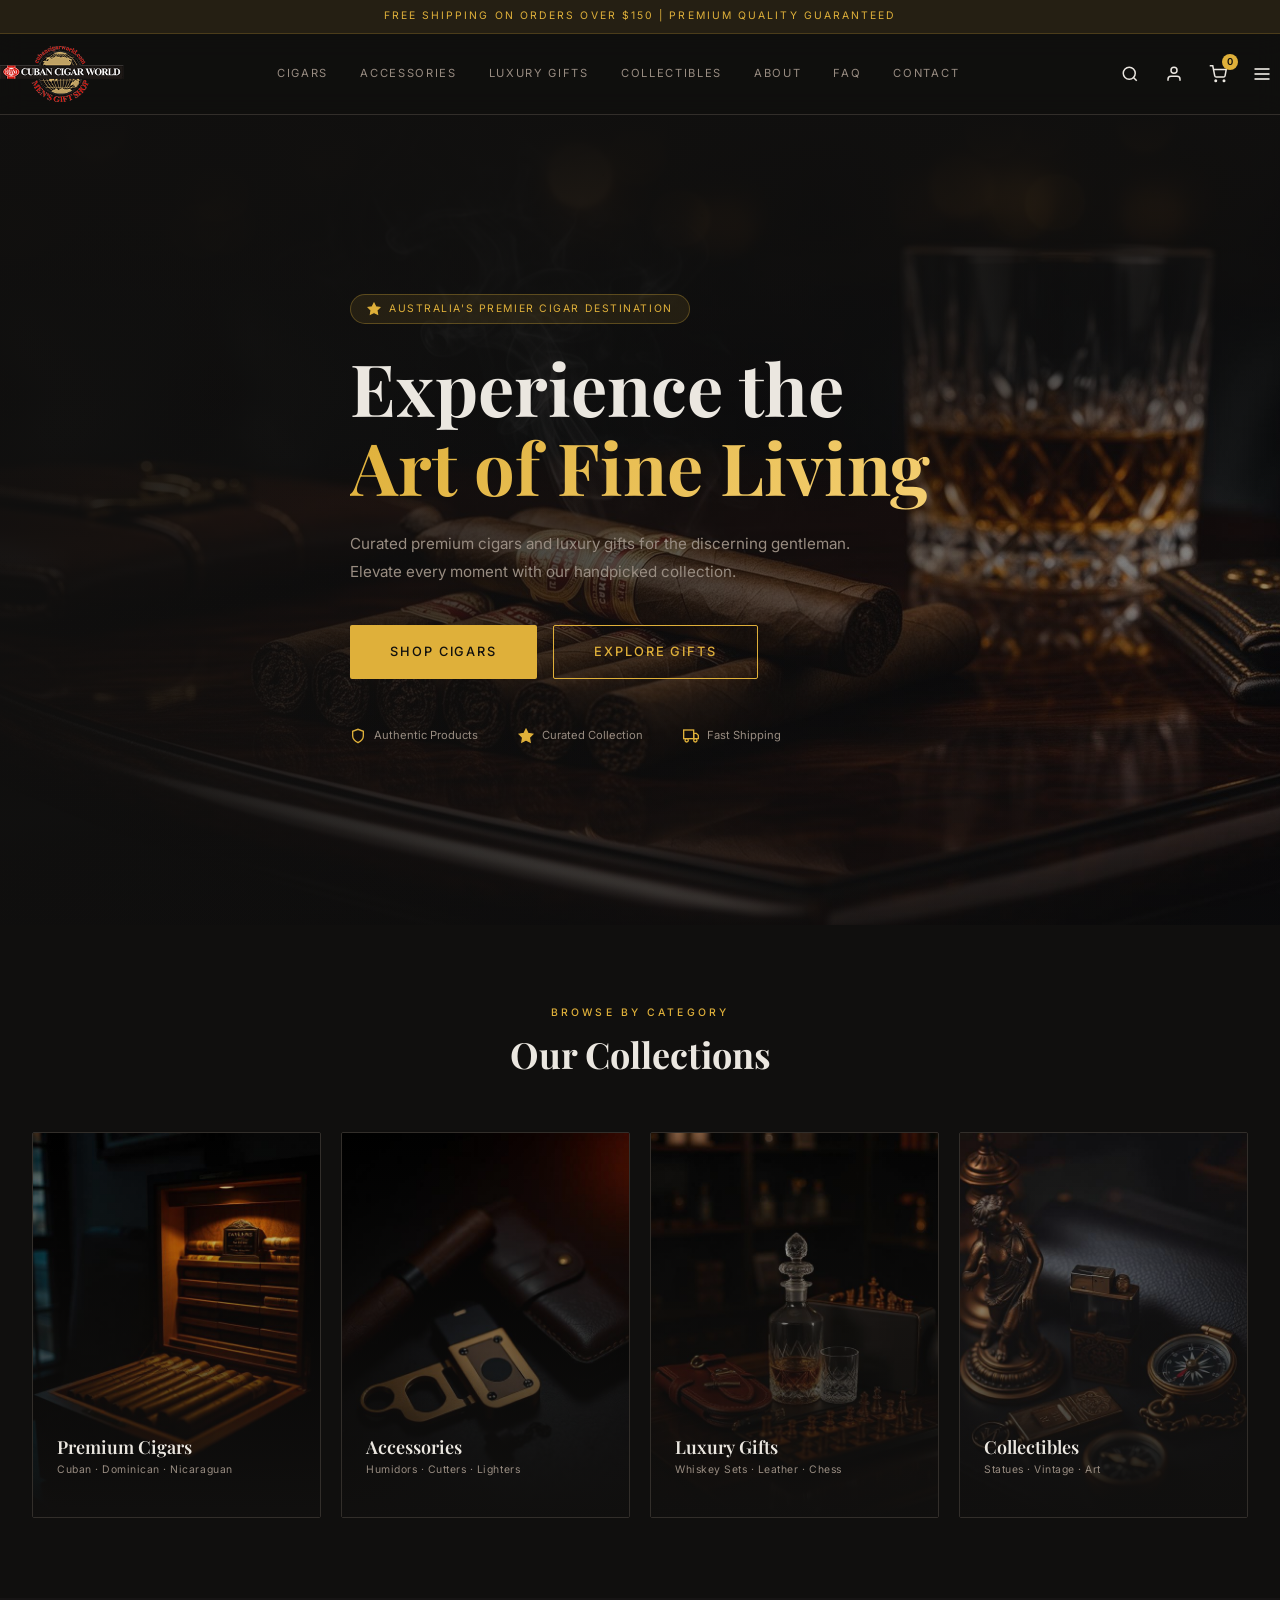
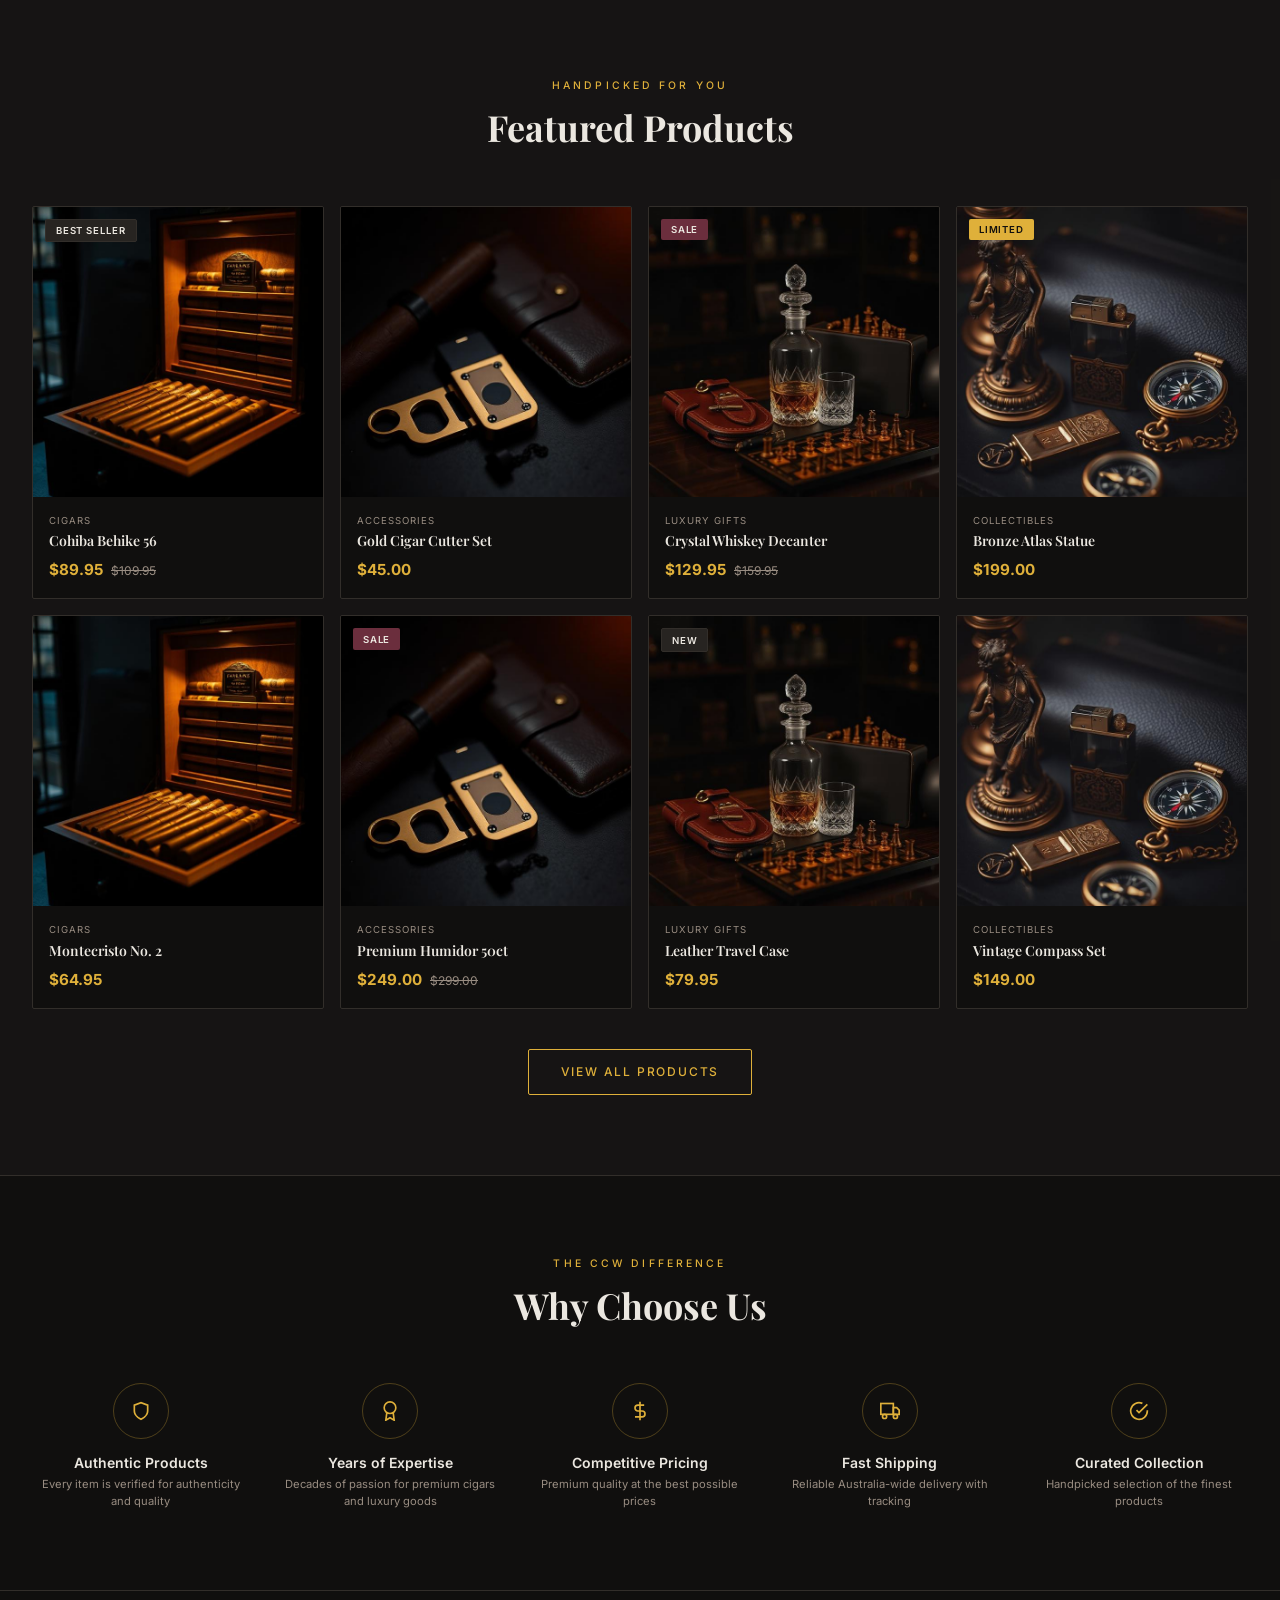
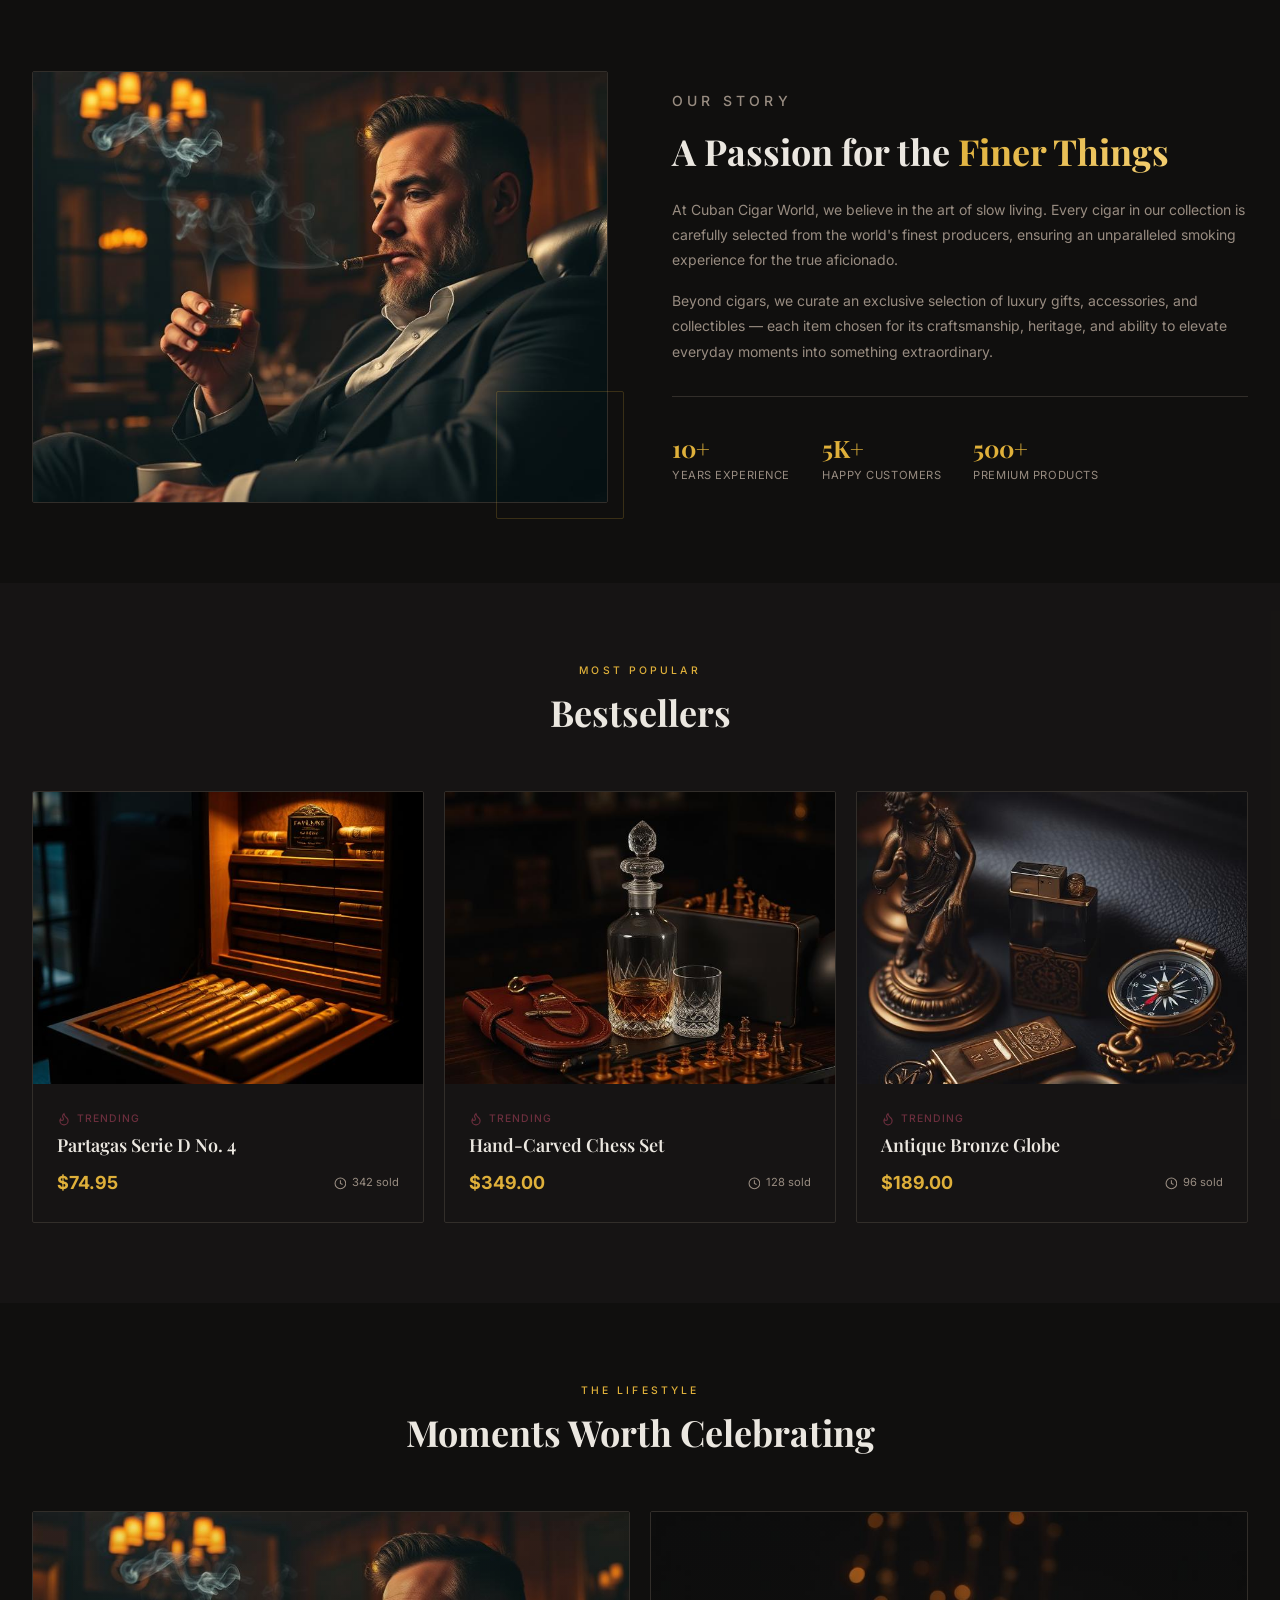
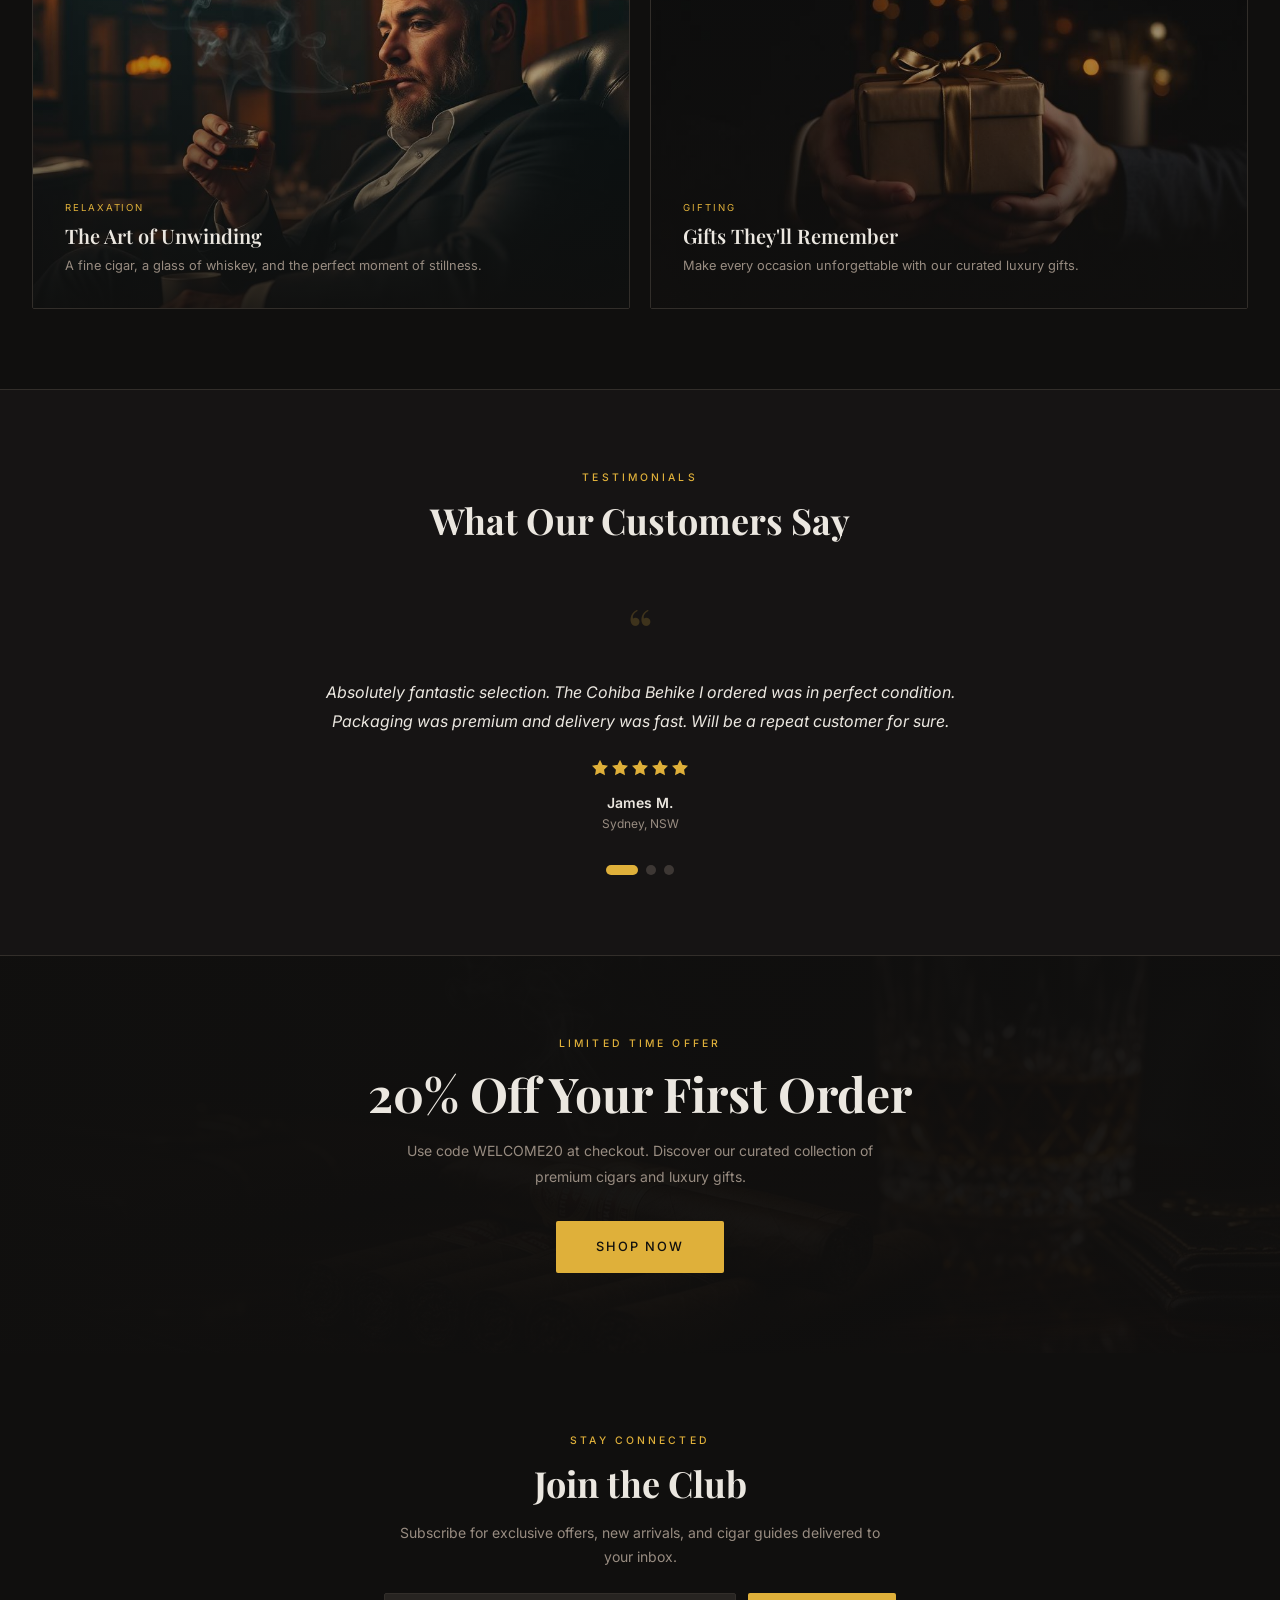
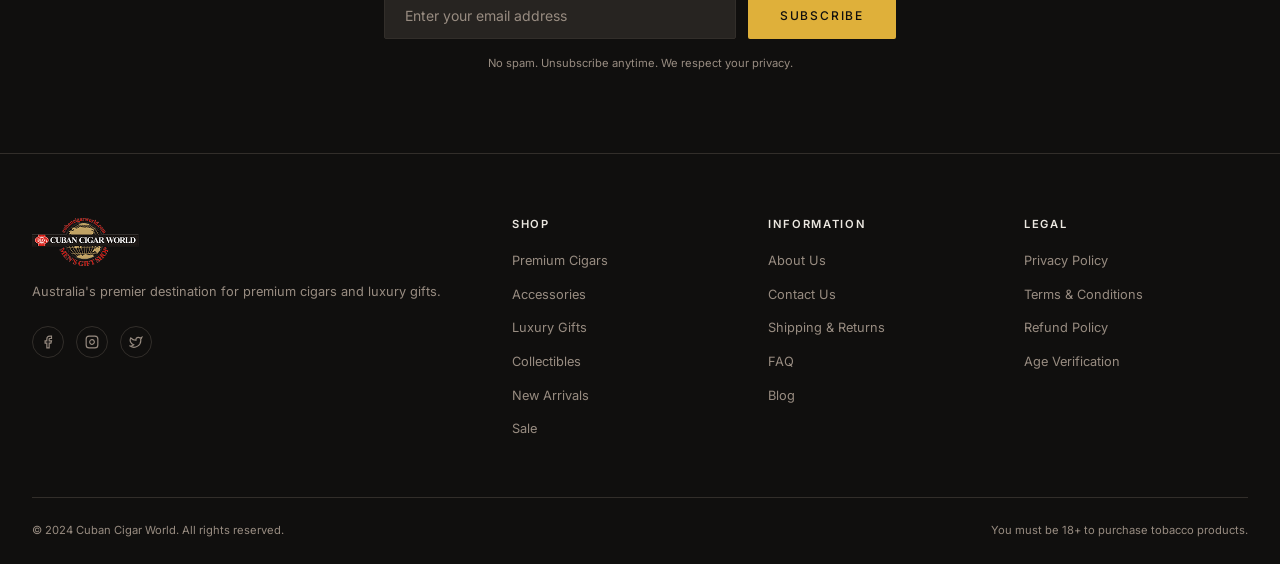
<file: index.html>
<!DOCTYPE html>
<html lang="en">
<head>
  <meta charset="UTF-8">
  <meta name="viewport" content="width=device-width, initial-scale=1.0">
  <title>Cuban Cigar World | Premium Cigars &amp; Luxury Gifts Australia</title>
  <meta name="description" content="Australia's premier destination for premium Cuban cigars, luxury accessories, and curated gifts for the discerning gentleman.">
  <link rel="icon" href="images/favicon.ico">
  <link rel="preconnect" href="https://fonts.googleapis.com">
  <link rel="preconnect" href="https://fonts.gstatic.com" crossorigin>
  <link href="https://fonts.googleapis.com/css2?family=Inter:wght@300;400;500;600;700&family=Playfair+Display:wght@400;500;600;700&display=swap" rel="stylesheet">
  <link rel="stylesheet" href="css/styles.css">
</head>
<body>

  <!-- Promo Bar -->
  <div class="promo-bar">
    <p>Free Shipping on Orders Over $150 | Premium Quality Guaranteed</p>
  </div>

  <!-- Header -->
  <header class="site-header">
    <div class="container header-inner">
      <a href="index.html" class="header-logo">
        <img src="images/cigar-logo.png" alt="Cuban Cigar World">
      </a>
      <nav class="header-nav">
        <a href="products.html">Cigars</a>
        <a href="products.html">Accessories</a>
        <a href="products.html">Luxury Gifts</a>
        <a href="products.html">Collectibles</a>
        <a href="about.html">About</a>
        <a href="faq.html">FAQ</a>
        <a href="contact.html">Contact</a>
      </nav>
      <div class="header-actions">
        <button aria-label="Search">
          <svg xmlns="http://www.w3.org/2000/svg" width="18" height="18" viewBox="0 0 24 24" fill="none" stroke="currentColor" stroke-width="2"><circle cx="11" cy="11" r="8"/><path d="m21 21-4.35-4.35"/></svg>
        </button>
        <button aria-label="Account">
          <svg xmlns="http://www.w3.org/2000/svg" width="18" height="18" viewBox="0 0 24 24" fill="none" stroke="currentColor" stroke-width="2"><path d="M20 21v-2a4 4 0 0 0-4-4H8a4 4 0 0 0-4 4v2"/><circle cx="12" cy="7" r="4"/></svg>
        </button>
        <button aria-label="Cart" style="position:relative;">
          <svg xmlns="http://www.w3.org/2000/svg" width="18" height="18" viewBox="0 0 24 24" fill="none" stroke="currentColor" stroke-width="2"><circle cx="9" cy="21" r="1"/><circle cx="20" cy="21" r="1"/><path d="M1 1h4l2.68 13.39a2 2 0 0 0 2 1.61h9.72a2 2 0 0 0 2-1.61L23 6H6"/></svg>
          <span class="cart-badge">0</span>
        </button>
        <button class="hamburger" id="hamburger" aria-label="Menu">
          <svg xmlns="http://www.w3.org/2000/svg" width="20" height="20" viewBox="0 0 24 24" fill="none" stroke="currentColor" stroke-width="2"><line x1="3" y1="12" x2="21" y2="12"/><line x1="3" y1="6" x2="21" y2="6"/><line x1="3" y1="18" x2="21" y2="18"/></svg>
        </button>
      </div>
    </div>
  </header>

  <!-- Mobile Menu -->
  <div class="mobile-menu-overlay" id="mobile-menu-overlay"></div>
  <div class="mobile-menu" id="mobile-menu">
    <div class="mobile-menu-close">
      <button id="mobile-menu-close" aria-label="Close menu">
        <svg xmlns="http://www.w3.org/2000/svg" width="20" height="20" viewBox="0 0 24 24" fill="none" stroke="currentColor" stroke-width="2"><line x1="18" y1="6" x2="6" y2="18"/><line x1="6" y1="6" x2="18" y2="18"/></svg>
      </button>
    </div>
    <nav>
      <a href="products.html">Cigars</a>
      <a href="products.html">Accessories</a>
      <a href="products.html">Luxury Gifts</a>
      <a href="products.html">Collectibles</a>
      <a href="about.html">About</a>
      <a href="faq.html">FAQ</a>
      <a href="contact.html">Contact</a>
    </nav>
  </div>

  <!-- Hero Section -->
  <section class="hero">
    <div class="hero-bg">
      <img src="images/hero-bg.jpg" alt="">
      <div class="hero-overlay-lr"></div>
      <div class="hero-overlay-tb"></div>
    </div>
    <div class="container hero-content">
      <div class="hero-badge">
        <svg xmlns="http://www.w3.org/2000/svg" width="14" height="14" viewBox="0 0 24 24" fill="currentColor" stroke="currentColor" stroke-width="2"><polygon points="12 2 15.09 8.26 22 9.27 17 14.14 18.18 21.02 12 17.77 5.82 21.02 7 14.14 2 9.27 8.91 8.26 12 2"/></svg>
        Australia's Premier Cigar Destination
      </div>
      <h1>Experience the<br><span class="text-gold-gradient">Art of Fine Living</span></h1>
      <p class="hero-text">Curated premium cigars and luxury gifts for the discerning gentleman. Elevate every moment with our handpicked collection.</p>
      <div class="hero-buttons">
        <a href="products.html" class="btn btn-primary btn-lg">Shop Cigars</a>
        <a href="products.html" class="btn btn-outline btn-lg">Explore Gifts</a>
      </div>
      <div class="hero-trust">
        <div class="hero-trust-item">
          <svg xmlns="http://www.w3.org/2000/svg" width="16" height="16" viewBox="0 0 24 24" fill="none" stroke="currentColor" stroke-width="2"><path d="M12 22s8-4 8-10V5l-8-3-8 3v7c0 6 8 10 8 10z"/></svg>
          Authentic Products
        </div>
        <div class="hero-trust-item">
          <svg xmlns="http://www.w3.org/2000/svg" width="16" height="16" viewBox="0 0 24 24" fill="currentColor" stroke="currentColor" stroke-width="2"><polygon points="12 2 15.09 8.26 22 9.27 17 14.14 18.18 21.02 12 17.77 5.82 21.02 7 14.14 2 9.27 8.91 8.26 12 2"/></svg>
          Curated Collection
        </div>
        <div class="hero-trust-item">
          <svg xmlns="http://www.w3.org/2000/svg" width="16" height="16" viewBox="0 0 24 24" fill="none" stroke="currentColor" stroke-width="2"><rect x="1" y="3" width="15" height="13"/><polygon points="16 8 20 8 23 11 23 16 16 16 16 8"/><circle cx="5.5" cy="18.5" r="2.5"/><circle cx="18.5" cy="18.5" r="2.5"/></svg>
          Fast Shipping
        </div>
      </div>
    </div>
  </section>

  <!-- Categories -->
  <section class="section scroll-reveal">
    <div class="container">
      <div class="section-header">
        <p class="section-label">Browse By Category</p>
        <h2 class="section-title">Our Collections</h2>
      </div>
      <div class="category-grid stagger-parent">
        <a href="products.html" class="category-card stagger-child">
          <img src="images/cat-cigars.jpg" alt="Premium Cigars">
          <div class="category-card-overlay"></div>
          <div class="category-card-content">
            <h3>Premium Cigars</h3>
            <p>Cuban &middot; Dominican &middot; Nicaraguan</p>
            <div class="category-underline"></div>
          </div>
        </a>
        <a href="products.html" class="category-card stagger-child">
          <img src="images/cat-accessories.jpg" alt="Accessories">
          <div class="category-card-overlay"></div>
          <div class="category-card-content">
            <h3>Accessories</h3>
            <p>Humidors &middot; Cutters &middot; Lighters</p>
            <div class="category-underline"></div>
          </div>
        </a>
        <a href="products.html" class="category-card stagger-child">
          <img src="images/cat-gifts.jpg" alt="Luxury Gifts">
          <div class="category-card-overlay"></div>
          <div class="category-card-content">
            <h3>Luxury Gifts</h3>
            <p>Whiskey Sets &middot; Leather &middot; Chess</p>
            <div class="category-underline"></div>
          </div>
        </a>
        <a href="products.html" class="category-card stagger-child">
          <img src="images/cat-collectibles.jpg" alt="Collectibles">
          <div class="category-card-overlay"></div>
          <div class="category-card-content">
            <h3>Collectibles</h3>
            <p>Statues &middot; Vintage &middot; Art</p>
            <div class="category-underline"></div>
          </div>
        </a>
      </div>
    </div>
  </section>

  <!-- Featured Products -->
  <section class="section section-alt scroll-reveal">
    <div class="container">
      <div class="section-header">
        <p class="section-label">Handpicked For You</p>
        <h2 class="section-title">Featured Products</h2>
      </div>
      <div class="products-grid grid-4 stagger-parent" id="featured-products"></div>
      <div style="text-align:center;margin-top:2.5rem;">
        <a href="products.html" class="btn btn-outline">View All Products</a>
      </div>
    </div>
  </section>

  <!-- Trust Section -->
  <section class="section section-bordered scroll-reveal">
    <div class="container">
      <div class="section-header">
        <p class="section-label">The CCW Difference</p>
        <h2 class="section-title">Why Choose Us</h2>
      </div>
      <div class="trust-grid stagger-parent">
        <div class="trust-item stagger-child">
          <div class="trust-icon">
            <svg xmlns="http://www.w3.org/2000/svg" width="20" height="20" viewBox="0 0 24 24" fill="none" stroke="currentColor" stroke-width="2"><path d="M12 22s8-4 8-10V5l-8-3-8 3v7c0 6 8 10 8 10z"/></svg>
          </div>
          <h3>Authentic Products</h3>
          <p>Every item is verified for authenticity and quality</p>
        </div>
        <div class="trust-item stagger-child">
          <div class="trust-icon">
            <svg xmlns="http://www.w3.org/2000/svg" width="20" height="20" viewBox="0 0 24 24" fill="none" stroke="currentColor" stroke-width="2"><circle cx="12" cy="8" r="7"/><polyline points="8.21 13.89 7 23 12 20 17 23 15.79 13.88"/></svg>
          </div>
          <h3>Years of Expertise</h3>
          <p>Decades of passion for premium cigars and luxury goods</p>
        </div>
        <div class="trust-item stagger-child">
          <div class="trust-icon">
            <svg xmlns="http://www.w3.org/2000/svg" width="20" height="20" viewBox="0 0 24 24" fill="none" stroke="currentColor" stroke-width="2"><line x1="12" y1="1" x2="12" y2="23"/><path d="M17 5H9.5a3.5 3.5 0 0 0 0 7h5a3.5 3.5 0 0 1 0 7H6"/></svg>
          </div>
          <h3>Competitive Pricing</h3>
          <p>Premium quality at the best possible prices</p>
        </div>
        <div class="trust-item stagger-child">
          <div class="trust-icon">
            <svg xmlns="http://www.w3.org/2000/svg" width="20" height="20" viewBox="0 0 24 24" fill="none" stroke="currentColor" stroke-width="2"><rect x="1" y="3" width="15" height="13"/><polygon points="16 8 20 8 23 11 23 16 16 16 16 8"/><circle cx="5.5" cy="18.5" r="2.5"/><circle cx="18.5" cy="18.5" r="2.5"/></svg>
          </div>
          <h3>Fast Shipping</h3>
          <p>Reliable Australia-wide delivery with tracking</p>
        </div>
        <div class="trust-item stagger-child">
          <div class="trust-icon">
            <svg xmlns="http://www.w3.org/2000/svg" width="20" height="20" viewBox="0 0 24 24" fill="none" stroke="currentColor" stroke-width="2"><path d="M22 11.08V12a10 10 0 1 1-5.93-9.14"/><polyline points="22 4 12 14.01 9 11.01"/></svg>
          </div>
          <h3>Curated Collection</h3>
          <p>Handpicked selection of the finest products</p>
        </div>
      </div>
    </div>
  </section>

  <!-- About Section -->
  <section class="section scroll-reveal fade-in-left">
    <div class="container">
      <div class="about-grid">
        <div class="about-image-wrapper">
          <img src="images/lifestyle-1.jpg" alt="Our Story">
          <div class="about-image-decorator"></div>
        </div>
        <div class="about-text">
          <p class="section-label">Our Story</p>
          <h2>A Passion for the <span class="text-gold-gradient">Finer Things</span></h2>
          <p>At Cuban Cigar World, we believe in the art of slow living. Every cigar in our collection is carefully selected from the world's finest producers, ensuring an unparalleled smoking experience for the true aficionado.</p>
          <p>Beyond cigars, we curate an exclusive selection of luxury gifts, accessories, and collectibles — each item chosen for its craftsmanship, heritage, and ability to elevate everyday moments into something extraordinary.</p>
          <div class="stats-row">
            <div class="stat-item">
              <div class="stat-number">10+</div>
              <div class="stat-label">Years Experience</div>
            </div>
            <div class="stat-item">
              <div class="stat-number">5K+</div>
              <div class="stat-label">Happy Customers</div>
            </div>
            <div class="stat-item">
              <div class="stat-number">500+</div>
              <div class="stat-label">Premium Products</div>
            </div>
          </div>
        </div>
      </div>
    </div>
  </section>

  <!-- Bestsellers -->
  <section class="section section-alt scroll-reveal">
    <div class="container">
      <div class="section-header">
        <p class="section-label">Most Popular</p>
        <h2 class="section-title">Bestsellers</h2>
      </div>
      <div class="bestsellers-grid stagger-parent">
        <a href="product-detail.html?id=1" class="bestseller-card stagger-child">
          <div class="bestseller-card-image">
            <img src="images/cat-cigars.jpg" alt="Partagas Serie D No. 4">
          </div>
          <div class="bestseller-card-content">
            <div class="trending-badge">
              <svg xmlns="http://www.w3.org/2000/svg" width="14" height="14" viewBox="0 0 24 24" fill="none" stroke="currentColor" stroke-width="2"><path d="M8.5 14.5A2.5 2.5 0 0 0 11 12c0-1.38-.5-2-1-3-1.072-2.143-.224-4.054 2-6 .5 2.5 2 4.9 4 6.5 2 1.6 3 3.5 3 5.5a7 7 0 1 1-14 0c0-1.153.433-2.294 1-3a2.5 2.5 0 0 0 2.5 2.5z"/></svg>
              Trending
            </div>
            <h3>Partagas Serie D No. 4</h3>
            <div class="bestseller-meta">
              <span class="price">$74.95</span>
              <span class="sold">
                <svg xmlns="http://www.w3.org/2000/svg" width="12" height="12" viewBox="0 0 24 24" fill="none" stroke="currentColor" stroke-width="2"><circle cx="12" cy="12" r="10"/><polyline points="12 6 12 12 16 14"/></svg>
                342 sold
              </span>
            </div>
          </div>
        </a>
        <a href="product-detail.html?id=12" class="bestseller-card stagger-child">
          <div class="bestseller-card-image">
            <img src="images/cat-gifts.jpg" alt="Hand-Carved Chess Set">
          </div>
          <div class="bestseller-card-content">
            <div class="trending-badge">
              <svg xmlns="http://www.w3.org/2000/svg" width="14" height="14" viewBox="0 0 24 24" fill="none" stroke="currentColor" stroke-width="2"><path d="M8.5 14.5A2.5 2.5 0 0 0 11 12c0-1.38-.5-2-1-3-1.072-2.143-.224-4.054 2-6 .5 2.5 2 4.9 4 6.5 2 1.6 3 3.5 3 5.5a7 7 0 1 1-14 0c0-1.153.433-2.294 1-3a2.5 2.5 0 0 0 2.5 2.5z"/></svg>
              Trending
            </div>
            <h3>Hand-Carved Chess Set</h3>
            <div class="bestseller-meta">
              <span class="price">$349.00</span>
              <span class="sold">
                <svg xmlns="http://www.w3.org/2000/svg" width="12" height="12" viewBox="0 0 24 24" fill="none" stroke="currentColor" stroke-width="2"><circle cx="12" cy="12" r="10"/><polyline points="12 6 12 12 16 14"/></svg>
                128 sold
              </span>
            </div>
          </div>
        </a>
        <a href="product-detail.html?id=14" class="bestseller-card stagger-child">
          <div class="bestseller-card-image">
            <img src="images/cat-collectibles.jpg" alt="Antique Bronze Globe">
          </div>
          <div class="bestseller-card-content">
            <div class="trending-badge">
              <svg xmlns="http://www.w3.org/2000/svg" width="14" height="14" viewBox="0 0 24 24" fill="none" stroke="currentColor" stroke-width="2"><path d="M8.5 14.5A2.5 2.5 0 0 0 11 12c0-1.38-.5-2-1-3-1.072-2.143-.224-4.054 2-6 .5 2.5 2 4.9 4 6.5 2 1.6 3 3.5 3 5.5a7 7 0 1 1-14 0c0-1.153.433-2.294 1-3a2.5 2.5 0 0 0 2.5 2.5z"/></svg>
              Trending
            </div>
            <h3>Antique Bronze Globe</h3>
            <div class="bestseller-meta">
              <span class="price">$189.00</span>
              <span class="sold">
                <svg xmlns="http://www.w3.org/2000/svg" width="12" height="12" viewBox="0 0 24 24" fill="none" stroke="currentColor" stroke-width="2"><circle cx="12" cy="12" r="10"/><polyline points="12 6 12 12 16 14"/></svg>
                96 sold
              </span>
            </div>
          </div>
        </a>
      </div>
    </div>
  </section>

  <!-- Lifestyle Section -->
  <section class="section scroll-reveal">
    <div class="container">
      <div class="section-header">
        <p class="section-label">The Lifestyle</p>
        <h2 class="section-title">Moments Worth Celebrating</h2>
      </div>
      <div class="lifestyle-grid">
        <div class="lifestyle-card">
          <img src="images/lifestyle-1.jpg" alt="The Art of Unwinding">
          <div class="lifestyle-card-overlay"></div>
          <div class="lifestyle-card-content">
            <p class="label">Relaxation</p>
            <h3>The Art of Unwinding</h3>
            <p>A fine cigar, a glass of whiskey, and the perfect moment of stillness.</p>
          </div>
        </div>
        <div class="lifestyle-card">
          <img src="images/lifestyle-2.jpg" alt="Gifts They'll Remember">
          <div class="lifestyle-card-overlay"></div>
          <div class="lifestyle-card-content">
            <p class="label">Gifting</p>
            <h3>Gifts They'll Remember</h3>
            <p>Make every occasion unforgettable with our curated luxury gifts.</p>
          </div>
        </div>
      </div>
    </div>
  </section>

  <!-- Testimonials -->
  <section class="section section-alt section-bordered scroll-reveal">
    <div class="container testimonials-section">
      <div class="section-header">
        <p class="section-label">Testimonials</p>
        <h2 class="section-title">What Our Customers Say</h2>
      </div>
      <div class="testimonial-container">
        <div class="testimonial-quote-icon">&ldquo;</div>
        <div class="testimonial-slide active">
          <p class="testimonial-text">Absolutely fantastic selection. The Cohiba Behike I ordered was in perfect condition. Packaging was premium and delivery was fast. Will be a repeat customer for sure.</p>
          <div class="testimonial-stars">
            <svg xmlns="http://www.w3.org/2000/svg" width="16" height="16" viewBox="0 0 24 24" fill="currentColor" stroke="currentColor" stroke-width="2"><polygon points="12 2 15.09 8.26 22 9.27 17 14.14 18.18 21.02 12 17.77 5.82 21.02 7 14.14 2 9.27 8.91 8.26 12 2"/></svg>
            <svg xmlns="http://www.w3.org/2000/svg" width="16" height="16" viewBox="0 0 24 24" fill="currentColor" stroke="currentColor" stroke-width="2"><polygon points="12 2 15.09 8.26 22 9.27 17 14.14 18.18 21.02 12 17.77 5.82 21.02 7 14.14 2 9.27 8.91 8.26 12 2"/></svg>
            <svg xmlns="http://www.w3.org/2000/svg" width="16" height="16" viewBox="0 0 24 24" fill="currentColor" stroke="currentColor" stroke-width="2"><polygon points="12 2 15.09 8.26 22 9.27 17 14.14 18.18 21.02 12 17.77 5.82 21.02 7 14.14 2 9.27 8.91 8.26 12 2"/></svg>
            <svg xmlns="http://www.w3.org/2000/svg" width="16" height="16" viewBox="0 0 24 24" fill="currentColor" stroke="currentColor" stroke-width="2"><polygon points="12 2 15.09 8.26 22 9.27 17 14.14 18.18 21.02 12 17.77 5.82 21.02 7 14.14 2 9.27 8.91 8.26 12 2"/></svg>
            <svg xmlns="http://www.w3.org/2000/svg" width="16" height="16" viewBox="0 0 24 24" fill="currentColor" stroke="currentColor" stroke-width="2"><polygon points="12 2 15.09 8.26 22 9.27 17 14.14 18.18 21.02 12 17.77 5.82 21.02 7 14.14 2 9.27 8.91 8.26 12 2"/></svg>
          </div>
          <p class="testimonial-author">James M.</p>
          <p class="testimonial-location">Sydney, NSW</p>
        </div>
        <div class="testimonial-slide">
          <p class="testimonial-text">Bought a whiskey decanter set as a gift — the quality blew me away. Cuban Cigar World has become my go-to for unique luxury gifts. Highly recommended.</p>
          <div class="testimonial-stars">
            <svg xmlns="http://www.w3.org/2000/svg" width="16" height="16" viewBox="0 0 24 24" fill="currentColor" stroke="currentColor" stroke-width="2"><polygon points="12 2 15.09 8.26 22 9.27 17 14.14 18.18 21.02 12 17.77 5.82 21.02 7 14.14 2 9.27 8.91 8.26 12 2"/></svg>
            <svg xmlns="http://www.w3.org/2000/svg" width="16" height="16" viewBox="0 0 24 24" fill="currentColor" stroke="currentColor" stroke-width="2"><polygon points="12 2 15.09 8.26 22 9.27 17 14.14 18.18 21.02 12 17.77 5.82 21.02 7 14.14 2 9.27 8.91 8.26 12 2"/></svg>
            <svg xmlns="http://www.w3.org/2000/svg" width="16" height="16" viewBox="0 0 24 24" fill="currentColor" stroke="currentColor" stroke-width="2"><polygon points="12 2 15.09 8.26 22 9.27 17 14.14 18.18 21.02 12 17.77 5.82 21.02 7 14.14 2 9.27 8.91 8.26 12 2"/></svg>
            <svg xmlns="http://www.w3.org/2000/svg" width="16" height="16" viewBox="0 0 24 24" fill="currentColor" stroke="currentColor" stroke-width="2"><polygon points="12 2 15.09 8.26 22 9.27 17 14.14 18.18 21.02 12 17.77 5.82 21.02 7 14.14 2 9.27 8.91 8.26 12 2"/></svg>
            <svg xmlns="http://www.w3.org/2000/svg" width="16" height="16" viewBox="0 0 24 24" fill="currentColor" stroke="currentColor" stroke-width="2"><polygon points="12 2 15.09 8.26 22 9.27 17 14.14 18.18 21.02 12 17.77 5.82 21.02 7 14.14 2 9.27 8.91 8.26 12 2"/></svg>
          </div>
          <p class="testimonial-author">David R.</p>
          <p class="testimonial-location">Melbourne, VIC</p>
        </div>
        <div class="testimonial-slide">
          <p class="testimonial-text">The humidor I purchased is stunning. Great communication from the team and the product arrived earlier than expected. Top-notch service all around.</p>
          <div class="testimonial-stars">
            <svg xmlns="http://www.w3.org/2000/svg" width="16" height="16" viewBox="0 0 24 24" fill="currentColor" stroke="currentColor" stroke-width="2"><polygon points="12 2 15.09 8.26 22 9.27 17 14.14 18.18 21.02 12 17.77 5.82 21.02 7 14.14 2 9.27 8.91 8.26 12 2"/></svg>
            <svg xmlns="http://www.w3.org/2000/svg" width="16" height="16" viewBox="0 0 24 24" fill="currentColor" stroke="currentColor" stroke-width="2"><polygon points="12 2 15.09 8.26 22 9.27 17 14.14 18.18 21.02 12 17.77 5.82 21.02 7 14.14 2 9.27 8.91 8.26 12 2"/></svg>
            <svg xmlns="http://www.w3.org/2000/svg" width="16" height="16" viewBox="0 0 24 24" fill="currentColor" stroke="currentColor" stroke-width="2"><polygon points="12 2 15.09 8.26 22 9.27 17 14.14 18.18 21.02 12 17.77 5.82 21.02 7 14.14 2 9.27 8.91 8.26 12 2"/></svg>
            <svg xmlns="http://www.w3.org/2000/svg" width="16" height="16" viewBox="0 0 24 24" fill="currentColor" stroke="currentColor" stroke-width="2"><polygon points="12 2 15.09 8.26 22 9.27 17 14.14 18.18 21.02 12 17.77 5.82 21.02 7 14.14 2 9.27 8.91 8.26 12 2"/></svg>
            <svg xmlns="http://www.w3.org/2000/svg" width="16" height="16" viewBox="0 0 24 24" fill="currentColor" stroke="currentColor" stroke-width="2"><polygon points="12 2 15.09 8.26 22 9.27 17 14.14 18.18 21.02 12 17.77 5.82 21.02 7 14.14 2 9.27 8.91 8.26 12 2"/></svg>
          </div>
          <p class="testimonial-author">Michael T.</p>
          <p class="testimonial-location">Brisbane, QLD</p>
        </div>
        <div class="testimonial-dots">
          <button class="testimonial-dot active" aria-label="Slide 1"></button>
          <button class="testimonial-dot" aria-label="Slide 2"></button>
          <button class="testimonial-dot" aria-label="Slide 3"></button>
        </div>
      </div>
    </div>
  </section>

  <!-- Promo Banner -->
  <section class="promo-banner scroll-reveal">
    <div class="promo-banner-bg">
      <img src="images/hero-bg.jpg" alt="">
      <div class="promo-banner-overlay"></div>
    </div>
    <div class="container promo-banner-content">
      <p class="section-label">Limited Time Offer</p>
      <h2>20% Off Your First Order</h2>
      <p class="tagline">Use code WELCOME20 at checkout. Discover our curated collection of premium cigars and luxury gifts.</p>
      <a href="products.html" class="btn btn-primary btn-lg">Shop Now</a>
    </div>
  </section>

  <!-- Newsletter -->
  <section class="section scroll-reveal">
    <div class="container">
      <div class="newsletter">
        <p class="section-label">Stay Connected</p>
        <h2 class="section-title">Join the Club</h2>
        <p style="color:var(--muted-foreground);font-size:0.875rem;line-height:1.7;">Subscribe for exclusive offers, new arrivals, and cigar guides delivered to your inbox.</p>
        <form class="newsletter-form" id="newsletter-form">
          <input type="email" placeholder="Enter your email address" required>
          <button type="submit" class="btn btn-primary">Subscribe</button>
        </form>
        <p class="newsletter-footer">No spam. Unsubscribe anytime. We respect your privacy.</p>
      </div>
    </div>
  </section>

  <!-- Footer -->
  <footer class="site-footer">
    <div class="container">
      <div class="footer-grid">
        <div class="footer-brand">
          <a href="index.html" class="logo"><img src="images/cigar-logo.png" alt="Cuban Cigar World"></a>
          <p>Australia's premier destination for premium cigars and luxury gifts.</p>
          <div class="footer-social">
            <a href="#" aria-label="Facebook"><svg xmlns="http://www.w3.org/2000/svg" width="14" height="14" viewBox="0 0 24 24" fill="none" stroke="currentColor" stroke-width="2"><path d="M18 2h-3a5 5 0 0 0-5 5v3H7v4h3v8h4v-8h3l1-4h-4V7a1 1 0 0 1 1-1h3z"/></svg></a>
            <a href="#" aria-label="Instagram"><svg xmlns="http://www.w3.org/2000/svg" width="14" height="14" viewBox="0 0 24 24" fill="none" stroke="currentColor" stroke-width="2"><rect x="2" y="2" width="20" height="20" rx="5" ry="5"/><path d="M16 11.37A4 4 0 1 1 12.63 8 4 4 0 0 1 16 11.37z"/><line x1="17.5" y1="6.5" x2="17.51" y2="6.5"/></svg></a>
            <a href="#" aria-label="Twitter"><svg xmlns="http://www.w3.org/2000/svg" width="14" height="14" viewBox="0 0 24 24" fill="none" stroke="currentColor" stroke-width="2"><path d="M22 4s-.7 2.1-2 3.4c1.6 10-9.4 17.3-18 11.6 2.2.1 4.4-.6 6-2C3 15.5.5 9.6 3 5c2.2 2.6 5.6 4.1 9 4-.9-4.2 4-6.6 7-3.8 1.1 0 3-1.2 3-1.2z"/></svg></a>
          </div>
        </div>
        <div class="footer-column">
          <h4>Shop</h4>
          <ul>
            <li><a href="products.html">Premium Cigars</a></li>
            <li><a href="products.html">Accessories</a></li>
            <li><a href="products.html">Luxury Gifts</a></li>
            <li><a href="products.html">Collectibles</a></li>
            <li><a href="products.html">New Arrivals</a></li>
            <li><a href="products.html">Sale</a></li>
          </ul>
        </div>
        <div class="footer-column">
          <h4>Information</h4>
          <ul>
            <li><a href="about.html">About Us</a></li>
            <li><a href="contact.html">Contact Us</a></li>
            <li><a href="#">Shipping &amp; Returns</a></li>
            <li><a href="faq.html">FAQ</a></li>
            <li><a href="#">Blog</a></li>
          </ul>
        </div>
        <div class="footer-column">
          <h4>Legal</h4>
          <ul>
            <li><a href="#">Privacy Policy</a></li>
            <li><a href="#">Terms &amp; Conditions</a></li>
            <li><a href="#">Refund Policy</a></li>
            <li><a href="#">Age Verification</a></li>
          </ul>
        </div>
      </div>
      <div class="footer-bottom">
        <p>&copy; 2024 Cuban Cigar World. All rights reserved.</p>
        <p>You must be 18+ to purchase tobacco products.</p>
      </div>
    </div>
  </footer>

  <script src="js/main.js"></script>
  <script>
    document.addEventListener('DOMContentLoaded', () => {
      const grid = document.getElementById('featured-products');
      if (grid && typeof products !== 'undefined') {
        const featured = products.slice(0, 8);
        grid.innerHTML = featured.map(p => {
          return createProductCard(p).replace('class="product-card"', 'class="product-card stagger-child"');
        }).join('');
      }
    });
  </script>
</body>
</html>
</file>
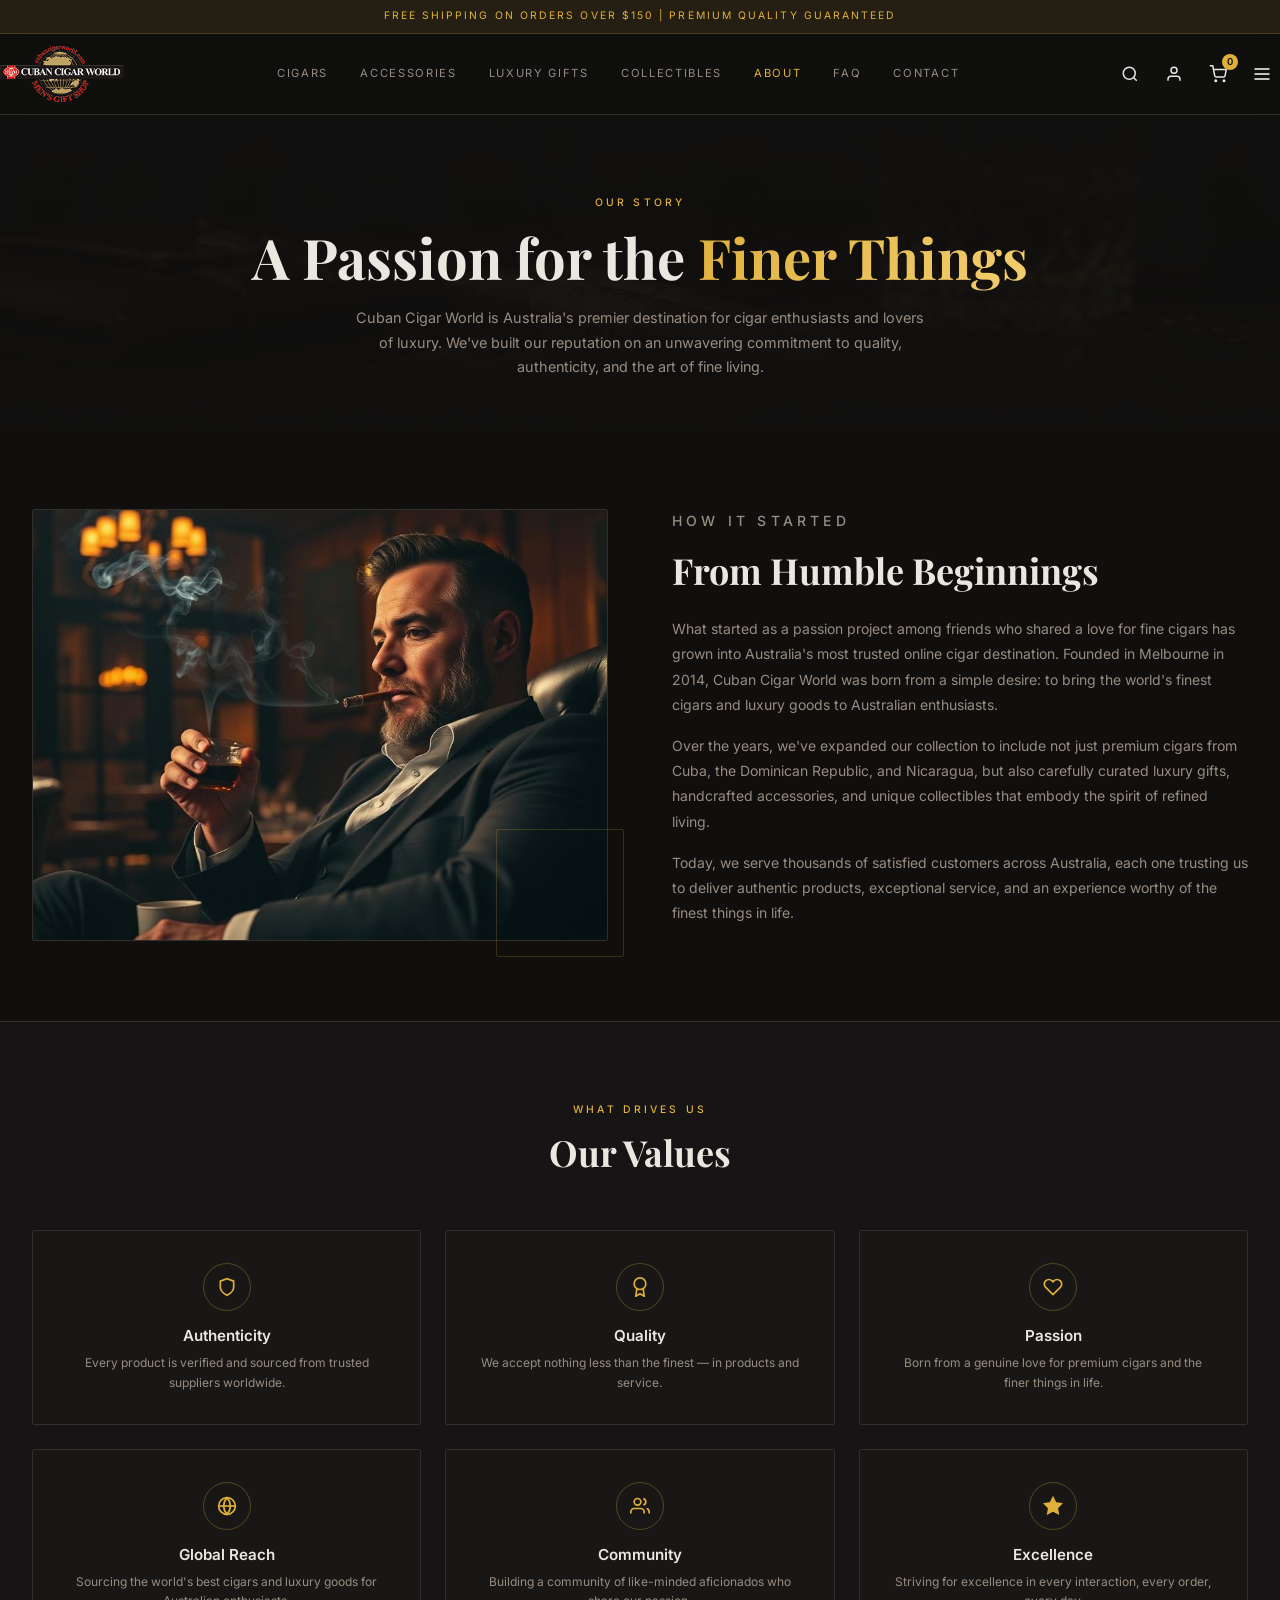
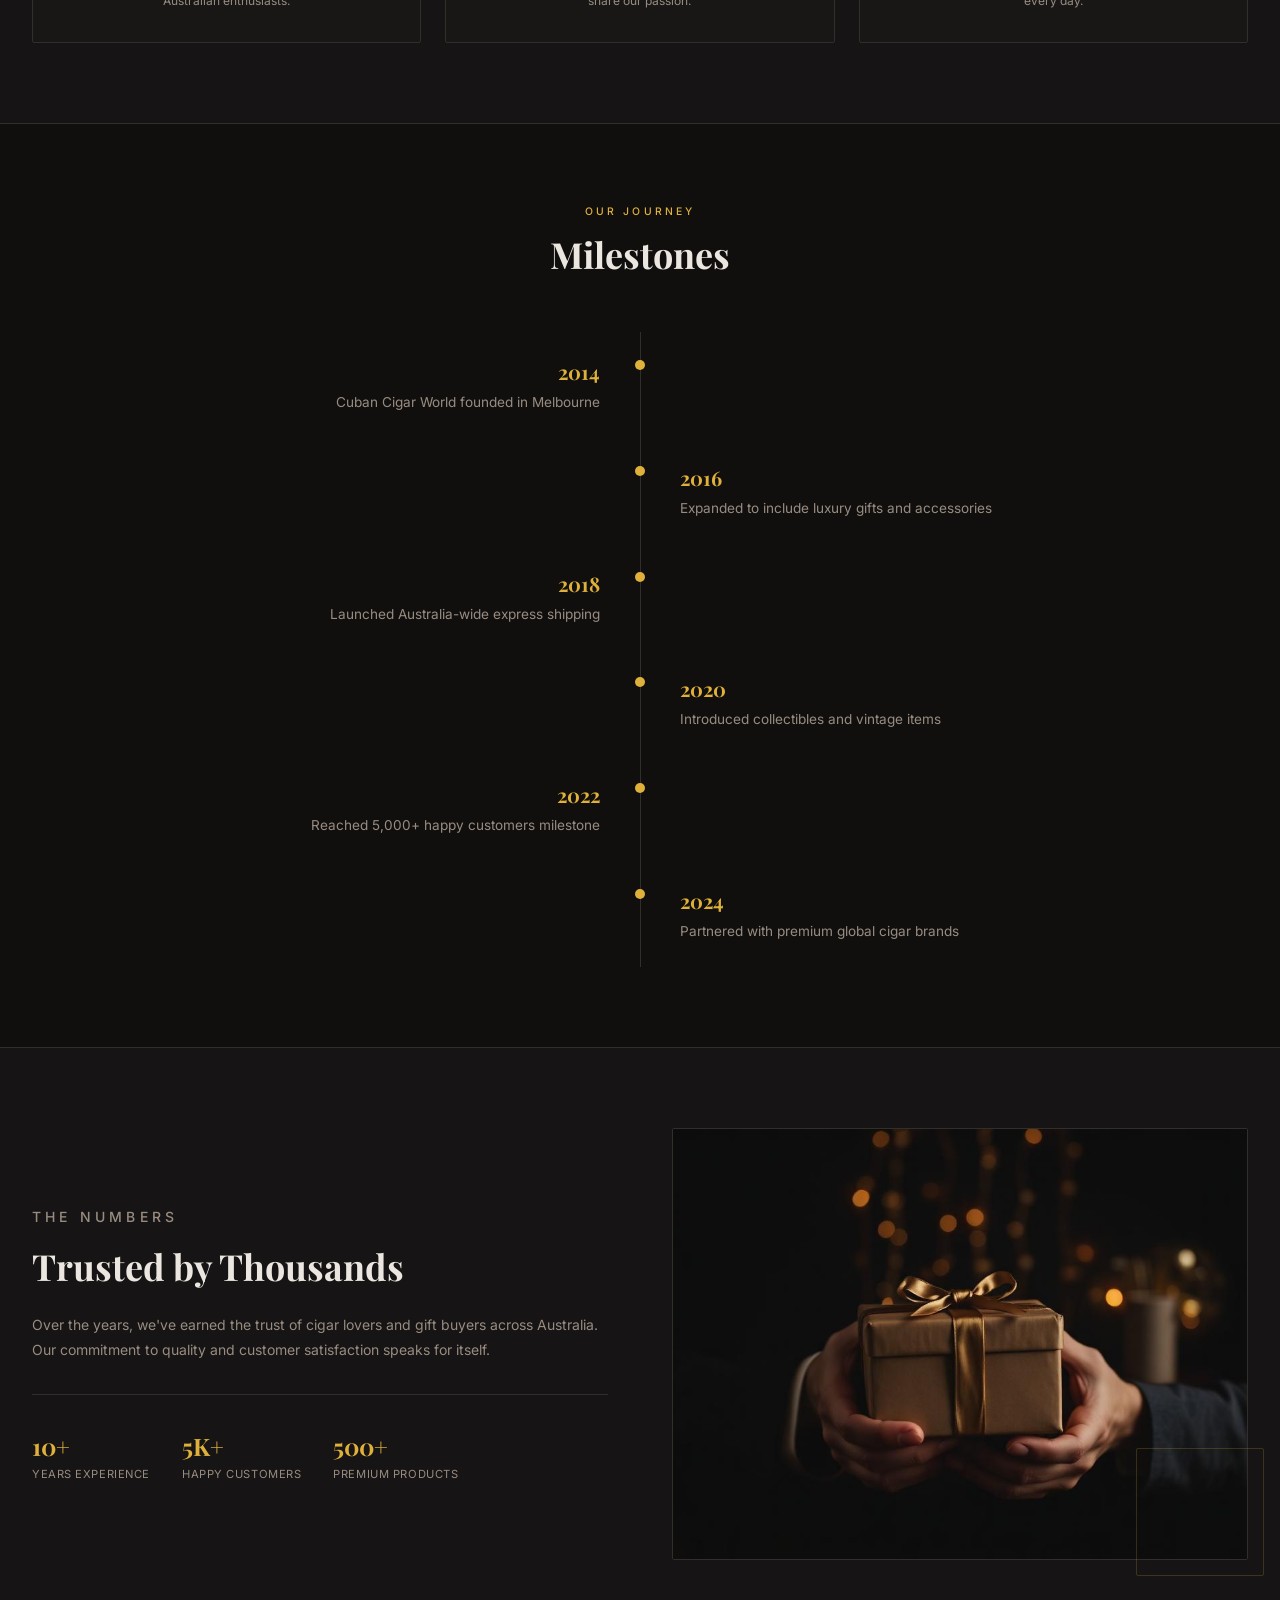
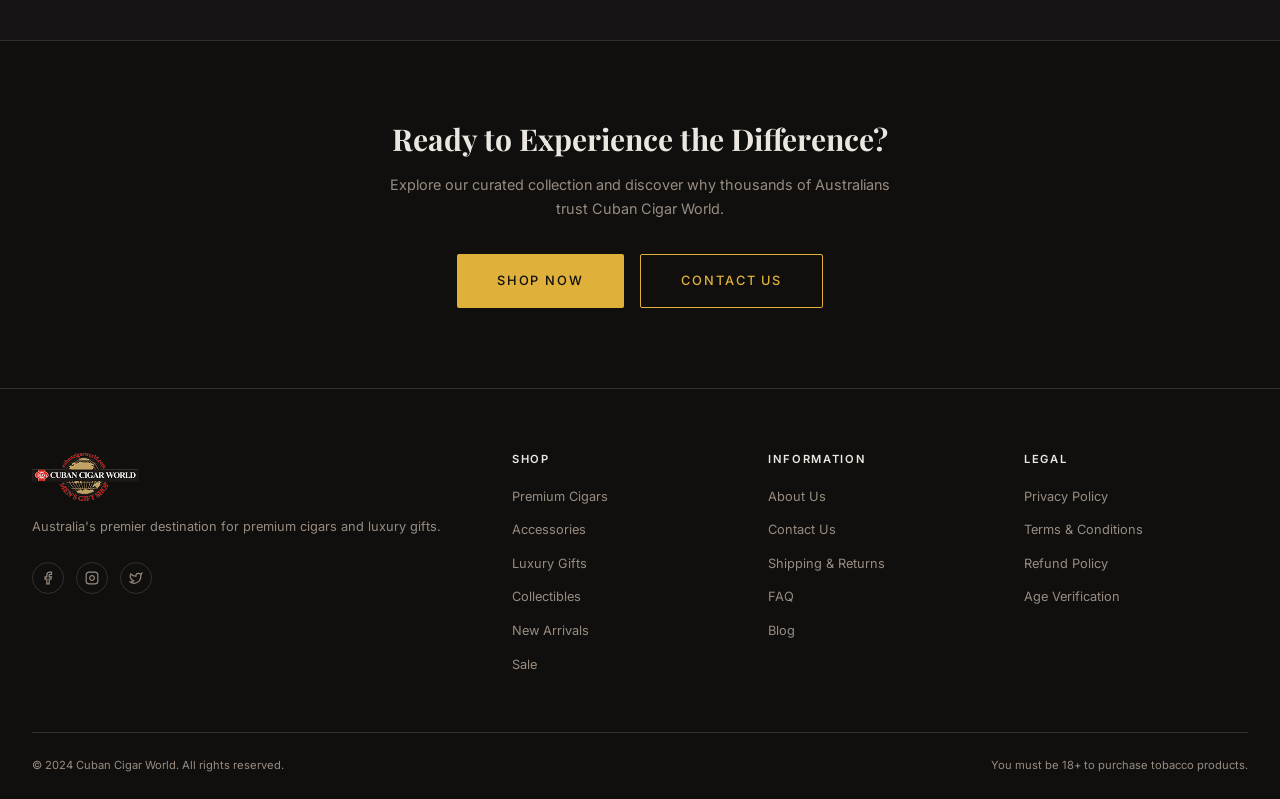
<file: about.html>
<!DOCTYPE html>
<html lang="en">
<head>
  <meta charset="UTF-8">
  <meta name="viewport" content="width=device-width, initial-scale=1.0">
  <title>About Us — Cuban Cigar World</title>
  <link rel="icon" href="images/favicon.ico">
  <link rel="preconnect" href="https://fonts.googleapis.com">
  <link rel="preconnect" href="https://fonts.gstatic.com" crossorigin>
  <link href="https://fonts.googleapis.com/css2?family=Inter:wght@300;400;500;600;700&family=Playfair+Display:wght@400;500;600;700&display=swap" rel="stylesheet">
  <link rel="stylesheet" href="css/styles.css">
</head>
<body>

  <!-- Promo Bar -->
  <div class="promo-bar">
    <p>Free Shipping on Orders Over $150 | Premium Quality Guaranteed</p>
  </div>

  <!-- Header -->
  <header class="site-header">
    <div class="container header-inner">
      <a href="index.html" class="header-logo"><img src="images/cigar-logo.png" alt="Cuban Cigar World"></a>
      <nav class="header-nav">
        <a href="products.html">Cigars</a>
        <a href="products.html">Accessories</a>
        <a href="products.html">Luxury Gifts</a>
        <a href="products.html">Collectibles</a>
        <a href="about.html" class="active">About</a>
        <a href="faq.html">FAQ</a>
        <a href="contact.html">Contact</a>
      </nav>
      <div class="header-actions">
        <button aria-label="Search"><svg xmlns="http://www.w3.org/2000/svg" width="18" height="18" viewBox="0 0 24 24" fill="none" stroke="currentColor" stroke-width="2"><circle cx="11" cy="11" r="8"/><path d="m21 21-4.35-4.35"/></svg></button>
        <button aria-label="Account"><svg xmlns="http://www.w3.org/2000/svg" width="18" height="18" viewBox="0 0 24 24" fill="none" stroke="currentColor" stroke-width="2"><path d="M20 21v-2a4 4 0 0 0-4-4H8a4 4 0 0 0-4 4v2"/><circle cx="12" cy="7" r="4"/></svg></button>
        <button aria-label="Cart" style="position:relative;"><svg xmlns="http://www.w3.org/2000/svg" width="18" height="18" viewBox="0 0 24 24" fill="none" stroke="currentColor" stroke-width="2"><circle cx="9" cy="21" r="1"/><circle cx="20" cy="21" r="1"/><path d="M1 1h4l2.68 13.39a2 2 0 0 0 2 1.61h9.72a2 2 0 0 0 2-1.61L23 6H6"/></svg><span class="cart-badge">0</span></button>
        <button class="hamburger" id="hamburger" aria-label="Menu"><svg xmlns="http://www.w3.org/2000/svg" width="20" height="20" viewBox="0 0 24 24" fill="none" stroke="currentColor" stroke-width="2"><line x1="3" y1="12" x2="21" y2="12"/><line x1="3" y1="6" x2="21" y2="6"/><line x1="3" y1="18" x2="21" y2="18"/></svg></button>
      </div>
    </div>
  </header>

  <!-- Mobile Menu -->
  <div class="mobile-menu-overlay" id="mobile-menu-overlay"></div>
  <div class="mobile-menu" id="mobile-menu">
    <div class="mobile-menu-close"><button id="mobile-menu-close" aria-label="Close"><svg xmlns="http://www.w3.org/2000/svg" width="20" height="20" viewBox="0 0 24 24" fill="none" stroke="currentColor" stroke-width="2"><line x1="18" y1="6" x2="6" y2="18"/><line x1="6" y1="6" x2="18" y2="18"/></svg></button></div>
    <nav>
      <a href="products.html">Cigars</a>
      <a href="products.html">Accessories</a>
      <a href="products.html">Luxury Gifts</a>
      <a href="products.html">Collectibles</a>
      <a href="about.html">About</a>
      <a href="faq.html">FAQ</a>
      <a href="contact.html">Contact</a>
    </nav>
  </div>

  <!-- Page Hero -->
  <section class="page-hero">
    <div class="page-hero-bg">
      <img src="images/hero-bg.jpg" alt="">
      <div class="overlay"></div>
    </div>
    <div class="page-hero-content">
      <p class="section-label">Our Story</p>
      <h1>A Passion for the <span class="text-gold-gradient">Finer Things</span></h1>
      <p class="tagline">Cuban Cigar World is Australia's premier destination for cigar enthusiasts and lovers of luxury. We've built our reputation on an unwavering commitment to quality, authenticity, and the art of fine living.</p>
    </div>
  </section>

  <!-- Story Section -->
  <section class="section scroll-reveal">
    <div class="container">
      <div class="about-grid">
        <div class="about-image-wrapper">
          <img src="images/lifestyle-1.jpg" alt="Our Story">
          <div class="about-image-decorator"></div>
        </div>
        <div class="about-text">
          <p class="section-label">How It Started</p>
          <h2>From Humble Beginnings</h2>
          <p>What started as a passion project among friends who shared a love for fine cigars has grown into Australia's most trusted online cigar destination. Founded in Melbourne in 2014, Cuban Cigar World was born from a simple desire: to bring the world's finest cigars and luxury goods to Australian enthusiasts.</p>
          <p>Over the years, we've expanded our collection to include not just premium cigars from Cuba, the Dominican Republic, and Nicaragua, but also carefully curated luxury gifts, handcrafted accessories, and unique collectibles that embody the spirit of refined living.</p>
          <p>Today, we serve thousands of satisfied customers across Australia, each one trusting us to deliver authentic products, exceptional service, and an experience worthy of the finest things in life.</p>
        </div>
      </div>
    </div>
  </section>

  <!-- Values Section -->
  <section class="section section-alt section-bordered scroll-reveal">
    <div class="container">
      <div class="section-header">
        <p class="section-label">What Drives Us</p>
        <h2 class="section-title">Our Values</h2>
      </div>
      <div class="values-grid stagger-parent">
        <div class="value-card stagger-child">
          <div class="icon">
            <svg xmlns="http://www.w3.org/2000/svg" width="20" height="20" viewBox="0 0 24 24" fill="none" stroke="currentColor" stroke-width="2"><path d="M12 22s8-4 8-10V5l-8-3-8 3v7c0 6 8 10 8 10z"/></svg>
          </div>
          <h3>Authenticity</h3>
          <p>Every product is verified and sourced from trusted suppliers worldwide.</p>
        </div>
        <div class="value-card stagger-child">
          <div class="icon">
            <svg xmlns="http://www.w3.org/2000/svg" width="20" height="20" viewBox="0 0 24 24" fill="none" stroke="currentColor" stroke-width="2"><circle cx="12" cy="8" r="7"/><polyline points="8.21 13.89 7 23 12 20 17 23 15.79 13.88"/></svg>
          </div>
          <h3>Quality</h3>
          <p>We accept nothing less than the finest — in products and service.</p>
        </div>
        <div class="value-card stagger-child">
          <div class="icon">
            <svg xmlns="http://www.w3.org/2000/svg" width="20" height="20" viewBox="0 0 24 24" fill="none" stroke="currentColor" stroke-width="2"><path d="M20.84 4.61a5.5 5.5 0 0 0-7.78 0L12 5.67l-1.06-1.06a5.5 5.5 0 0 0-7.78 7.78l1.06 1.06L12 21.23l7.78-7.78 1.06-1.06a5.5 5.5 0 0 0 0-7.78z"/></svg>
          </div>
          <h3>Passion</h3>
          <p>Born from a genuine love for premium cigars and the finer things in life.</p>
        </div>
        <div class="value-card stagger-child">
          <div class="icon">
            <svg xmlns="http://www.w3.org/2000/svg" width="20" height="20" viewBox="0 0 24 24" fill="none" stroke="currentColor" stroke-width="2"><circle cx="12" cy="12" r="10"/><line x1="2" y1="12" x2="22" y2="12"/><path d="M12 2a15.3 15.3 0 0 1 4 10 15.3 15.3 0 0 1-4 10 15.3 15.3 0 0 1-4-10 15.3 15.3 0 0 1 4-10z"/></svg>
          </div>
          <h3>Global Reach</h3>
          <p>Sourcing the world's best cigars and luxury goods for Australian enthusiasts.</p>
        </div>
        <div class="value-card stagger-child">
          <div class="icon">
            <svg xmlns="http://www.w3.org/2000/svg" width="20" height="20" viewBox="0 0 24 24" fill="none" stroke="currentColor" stroke-width="2"><path d="M17 21v-2a4 4 0 0 0-4-4H5a4 4 0 0 0-4 4v2"/><circle cx="9" cy="7" r="4"/><path d="M23 21v-2a4 4 0 0 0-3-3.87"/><path d="M16 3.13a4 4 0 0 1 0 7.75"/></svg>
          </div>
          <h3>Community</h3>
          <p>Building a community of like-minded aficionados who share our passion.</p>
        </div>
        <div class="value-card stagger-child">
          <div class="icon">
            <svg xmlns="http://www.w3.org/2000/svg" width="20" height="20" viewBox="0 0 24 24" fill="currentColor" stroke="currentColor" stroke-width="2"><polygon points="12 2 15.09 8.26 22 9.27 17 14.14 18.18 21.02 12 17.77 5.82 21.02 7 14.14 2 9.27 8.91 8.26 12 2"/></svg>
          </div>
          <h3>Excellence</h3>
          <p>Striving for excellence in every interaction, every order, every day.</p>
        </div>
      </div>
    </div>
  </section>

  <!-- Timeline Section -->
  <section class="section scroll-reveal">
    <div class="container">
      <div class="section-header">
        <p class="section-label">Our Journey</p>
        <h2 class="section-title">Milestones</h2>
      </div>
      <div class="timeline">
        <div class="timeline-item">
          <div class="timeline-dot"></div>
          <div class="timeline-year">2014</div>
          <p class="timeline-text">Cuban Cigar World founded in Melbourne</p>
        </div>
        <div class="timeline-item">
          <div class="timeline-dot"></div>
          <div class="timeline-year">2016</div>
          <p class="timeline-text">Expanded to include luxury gifts and accessories</p>
        </div>
        <div class="timeline-item">
          <div class="timeline-dot"></div>
          <div class="timeline-year">2018</div>
          <p class="timeline-text">Launched Australia-wide express shipping</p>
        </div>
        <div class="timeline-item">
          <div class="timeline-dot"></div>
          <div class="timeline-year">2020</div>
          <p class="timeline-text">Introduced collectibles and vintage items</p>
        </div>
        <div class="timeline-item">
          <div class="timeline-dot"></div>
          <div class="timeline-year">2022</div>
          <p class="timeline-text">Reached 5,000+ happy customers milestone</p>
        </div>
        <div class="timeline-item">
          <div class="timeline-dot"></div>
          <div class="timeline-year">2024</div>
          <p class="timeline-text">Partnered with premium global cigar brands</p>
        </div>
      </div>
    </div>
  </section>

  <!-- Stats Section -->
  <section class="section section-alt section-bordered scroll-reveal">
    <div class="container">
      <div class="about-grid">
        <div class="about-text">
          <p class="section-label">The Numbers</p>
          <h2>Trusted by Thousands</h2>
          <p>Over the years, we've earned the trust of cigar lovers and gift buyers across Australia. Our commitment to quality and customer satisfaction speaks for itself.</p>
          <div class="stats-row">
            <div class="stat-item">
              <div class="stat-number">10+</div>
              <div class="stat-label">Years Experience</div>
            </div>
            <div class="stat-item">
              <div class="stat-number">5K+</div>
              <div class="stat-label">Happy Customers</div>
            </div>
            <div class="stat-item">
              <div class="stat-number">500+</div>
              <div class="stat-label">Premium Products</div>
            </div>
          </div>
        </div>
        <div class="about-image-wrapper">
          <img src="images/lifestyle-2.jpg" alt="Trusted by Thousands">
          <div class="about-image-decorator"></div>
        </div>
      </div>
    </div>
  </section>

  <!-- CTA Section -->
  <section class="cta-section scroll-reveal">
    <div class="container">
      <h2>Ready to Experience the Difference?</h2>
      <p>Explore our curated collection and discover why thousands of Australians trust Cuban Cigar World.</p>
      <div class="cta-buttons">
        <a href="products.html" class="btn btn-primary btn-lg">Shop Now</a>
        <a href="contact.html" class="btn btn-outline btn-lg">Contact Us</a>
      </div>
    </div>
  </section>

  <!-- Footer -->
  <footer class="site-footer">
    <div class="container">
      <div class="footer-grid">
        <div class="footer-brand">
          <a href="index.html" class="logo"><img src="images/cigar-logo.png" alt="Cuban Cigar World"></a>
          <p>Australia's premier destination for premium cigars and luxury gifts.</p>
          <div class="footer-social">
            <a href="#" aria-label="Facebook"><svg xmlns="http://www.w3.org/2000/svg" width="14" height="14" viewBox="0 0 24 24" fill="none" stroke="currentColor" stroke-width="2"><path d="M18 2h-3a5 5 0 0 0-5 5v3H7v4h3v8h4v-8h3l1-4h-4V7a1 1 0 0 1 1-1h3z"/></svg></a>
            <a href="#" aria-label="Instagram"><svg xmlns="http://www.w3.org/2000/svg" width="14" height="14" viewBox="0 0 24 24" fill="none" stroke="currentColor" stroke-width="2"><rect x="2" y="2" width="20" height="20" rx="5" ry="5"/><path d="M16 11.37A4 4 0 1 1 12.63 8 4 4 0 0 1 16 11.37z"/><line x1="17.5" y1="6.5" x2="17.51" y2="6.5"/></svg></a>
            <a href="#" aria-label="Twitter"><svg xmlns="http://www.w3.org/2000/svg" width="14" height="14" viewBox="0 0 24 24" fill="none" stroke="currentColor" stroke-width="2"><path d="M22 4s-.7 2.1-2 3.4c1.6 10-9.4 17.3-18 11.6 2.2.1 4.4-.6 6-2C3 15.5.5 9.6 3 5c2.2 2.6 5.6 4.1 9 4-.9-4.2 4-6.6 7-3.8 1.1 0 3-1.2 3-1.2z"/></svg></a>
          </div>
        </div>
        <div class="footer-column">
          <h4>Shop</h4>
          <ul>
            <li><a href="products.html">Premium Cigars</a></li>
            <li><a href="products.html">Accessories</a></li>
            <li><a href="products.html">Luxury Gifts</a></li>
            <li><a href="products.html">Collectibles</a></li>
            <li><a href="products.html">New Arrivals</a></li>
            <li><a href="products.html">Sale</a></li>
          </ul>
        </div>
        <div class="footer-column">
          <h4>Information</h4>
          <ul>
            <li><a href="about.html">About Us</a></li>
            <li><a href="contact.html">Contact Us</a></li>
            <li><a href="#">Shipping &amp; Returns</a></li>
            <li><a href="faq.html">FAQ</a></li>
            <li><a href="#">Blog</a></li>
          </ul>
        </div>
        <div class="footer-column">
          <h4>Legal</h4>
          <ul>
            <li><a href="#">Privacy Policy</a></li>
            <li><a href="#">Terms &amp; Conditions</a></li>
            <li><a href="#">Refund Policy</a></li>
            <li><a href="#">Age Verification</a></li>
          </ul>
        </div>
      </div>
      <div class="footer-bottom">
        <p>&copy; 2024 Cuban Cigar World. All rights reserved.</p>
        <p>You must be 18+ to purchase tobacco products.</p>
      </div>
    </div>
  </footer>

  <script src="js/main.js"></script>
</body>
</html>
</file>
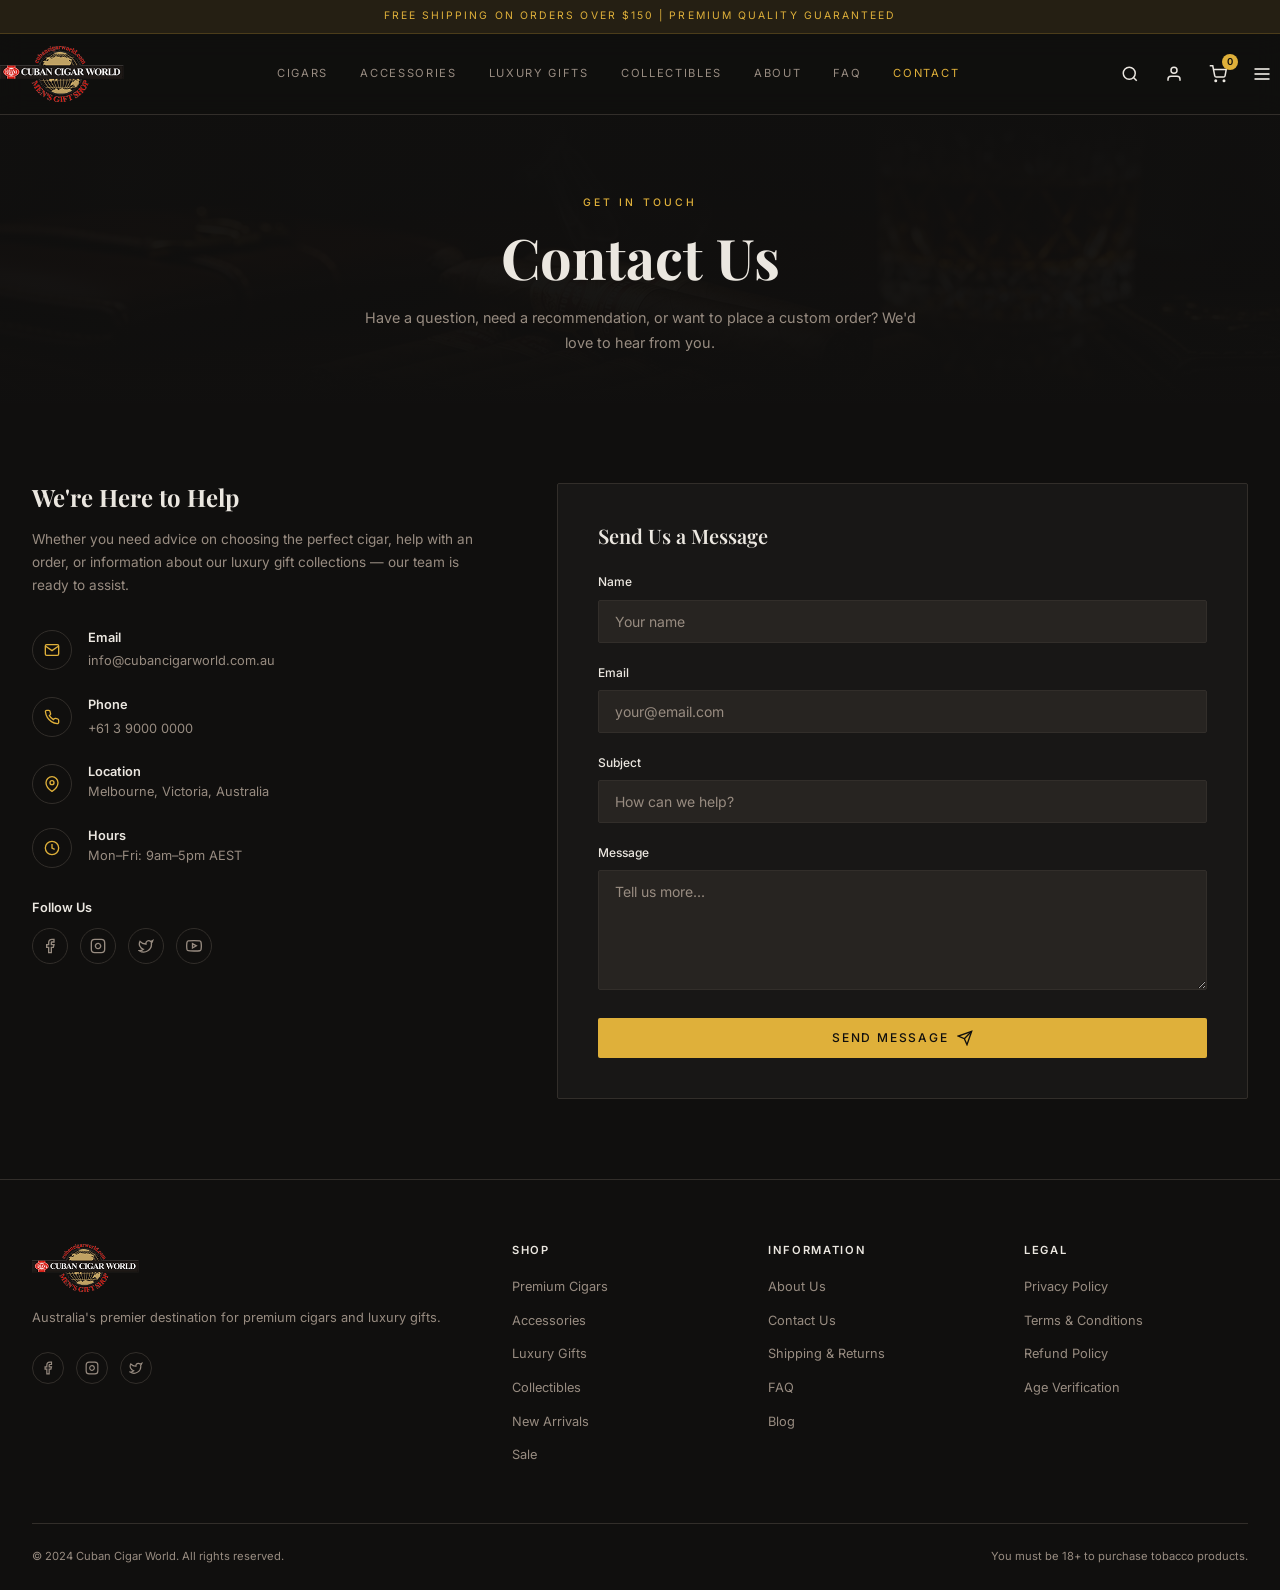
<file: contact.html>
<!DOCTYPE html>
<html lang="en">
<head>
  <meta charset="UTF-8">
  <meta name="viewport" content="width=device-width, initial-scale=1.0">
  <title>Contact Us — Cuban Cigar World</title>
  <link rel="icon" href="images/favicon.ico">
  <link rel="preconnect" href="https://fonts.googleapis.com">
  <link rel="preconnect" href="https://fonts.gstatic.com" crossorigin>
  <link href="https://fonts.googleapis.com/css2?family=Inter:wght@300;400;500;600;700&family=Playfair+Display:wght@400;500;600;700&display=swap" rel="stylesheet">
  <link rel="stylesheet" href="css/styles.css">
</head>
<body>

  <!-- Promo Bar -->
  <div class="promo-bar">
    <p>Free Shipping on Orders Over $150 | Premium Quality Guaranteed</p>
  </div>

  <!-- Header -->
  <header class="site-header">
    <div class="container header-inner">
      <a href="index.html" class="header-logo"><img src="images/cigar-logo.png" alt="Cuban Cigar World"></a>
      <nav class="header-nav">
        <a href="products.html">Cigars</a>
        <a href="products.html">Accessories</a>
        <a href="products.html">Luxury Gifts</a>
        <a href="products.html">Collectibles</a>
        <a href="about.html">About</a>
        <a href="faq.html">FAQ</a>
        <a href="contact.html" class="active">Contact</a>
      </nav>
      <div class="header-actions">
        <button aria-label="Search"><svg xmlns="http://www.w3.org/2000/svg" width="18" height="18" viewBox="0 0 24 24" fill="none" stroke="currentColor" stroke-width="2"><circle cx="11" cy="11" r="8"/><path d="m21 21-4.35-4.35"/></svg></button>
        <button aria-label="Account"><svg xmlns="http://www.w3.org/2000/svg" width="18" height="18" viewBox="0 0 24 24" fill="none" stroke="currentColor" stroke-width="2"><path d="M20 21v-2a4 4 0 0 0-4-4H8a4 4 0 0 0-4 4v2"/><circle cx="12" cy="7" r="4"/></svg></button>
        <button aria-label="Cart" style="position:relative;"><svg xmlns="http://www.w3.org/2000/svg" width="18" height="18" viewBox="0 0 24 24" fill="none" stroke="currentColor" stroke-width="2"><circle cx="9" cy="21" r="1"/><circle cx="20" cy="21" r="1"/><path d="M1 1h4l2.68 13.39a2 2 0 0 0 2 1.61h9.72a2 2 0 0 0 2-1.61L23 6H6"/></svg><span class="cart-badge">0</span></button>
        <button class="hamburger" id="hamburger" aria-label="Menu"><svg xmlns="http://www.w3.org/2000/svg" width="20" height="20" viewBox="0 0 24 24" fill="none" stroke="currentColor" stroke-width="2"><line x1="3" y1="12" x2="21" y2="12"/><line x1="3" y1="6" x2="21" y2="6"/><line x1="3" y1="18" x2="21" y2="18"/></svg></button>
      </div>
    </div>
  </header>

  <!-- Mobile Menu -->
  <div class="mobile-menu-overlay" id="mobile-menu-overlay"></div>
  <div class="mobile-menu" id="mobile-menu">
    <div class="mobile-menu-close"><button id="mobile-menu-close" aria-label="Close"><svg xmlns="http://www.w3.org/2000/svg" width="20" height="20" viewBox="0 0 24 24" fill="none" stroke="currentColor" stroke-width="2"><line x1="18" y1="6" x2="6" y2="18"/><line x1="6" y1="6" x2="18" y2="18"/></svg></button></div>
    <nav>
      <a href="products.html">Cigars</a>
      <a href="products.html">Accessories</a>
      <a href="products.html">Luxury Gifts</a>
      <a href="products.html">Collectibles</a>
      <a href="about.html">About</a>
      <a href="faq.html">FAQ</a>
      <a href="contact.html">Contact</a>
    </nav>
  </div>

  <!-- Page Hero -->
  <section class="page-hero">
    <div class="page-hero-bg">
      <img src="images/hero-bg.jpg" alt="">
      <div class="overlay"></div>
    </div>
    <div class="page-hero-content">
      <p class="section-label">Get In Touch</p>
      <h1>Contact Us</h1>
      <p class="tagline">Have a question, need a recommendation, or want to place a custom order? We'd love to hear from you.</p>
    </div>
  </section>

  <!-- Contact Content -->
  <section class="section">
    <div class="container">
      <div class="contact-grid">
        <!-- Left: Info -->
        <div class="contact-info">
          <h2>We're Here to Help</h2>
          <p>Whether you need advice on choosing the perfect cigar, help with an order, or information about our luxury gift collections — our team is ready to assist.</p>

          <div class="contact-detail">
            <div class="icon">
              <svg xmlns="http://www.w3.org/2000/svg" width="16" height="16" viewBox="0 0 24 24" fill="none" stroke="currentColor" stroke-width="2"><path d="M4 4h16c1.1 0 2 .9 2 2v12c0 1.1-.9 2-2 2H4c-1.1 0-2-.9-2-2V6c0-1.1.9-2 2-2z"/><polyline points="22,6 12,13 2,6"/></svg>
            </div>
            <div>
              <h4>Email</h4>
              <a href="mailto:info@cubancigarworld.com.au">info@cubancigarworld.com.au</a>
            </div>
          </div>

          <div class="contact-detail">
            <div class="icon">
              <svg xmlns="http://www.w3.org/2000/svg" width="16" height="16" viewBox="0 0 24 24" fill="none" stroke="currentColor" stroke-width="2"><path d="M22 16.92v3a2 2 0 0 1-2.18 2 19.79 19.79 0 0 1-8.63-3.07 19.5 19.5 0 0 1-6-6 19.79 19.79 0 0 1-3.07-8.67A2 2 0 0 1 4.11 2h3a2 2 0 0 1 2 1.72 12.84 12.84 0 0 0 .7 2.81 2 2 0 0 1-.45 2.11L8.09 9.91a16 16 0 0 0 6 6l1.27-1.27a2 2 0 0 1 2.11-.45 12.84 12.84 0 0 0 2.81.7A2 2 0 0 1 22 16.92z"/></svg>
            </div>
            <div>
              <h4>Phone</h4>
              <a href="tel:+61390000000">+61 3 9000 0000</a>
            </div>
          </div>

          <div class="contact-detail">
            <div class="icon">
              <svg xmlns="http://www.w3.org/2000/svg" width="16" height="16" viewBox="0 0 24 24" fill="none" stroke="currentColor" stroke-width="2"><path d="M21 10c0 7-9 13-9 13s-9-6-9-13a9 9 0 0 1 18 0z"/><circle cx="12" cy="10" r="3"/></svg>
            </div>
            <div>
              <h4>Location</h4>
              <p>Melbourne, Victoria, Australia</p>
            </div>
          </div>

          <div class="contact-detail">
            <div class="icon">
              <svg xmlns="http://www.w3.org/2000/svg" width="16" height="16" viewBox="0 0 24 24" fill="none" stroke="currentColor" stroke-width="2"><circle cx="12" cy="12" r="10"/><polyline points="12 6 12 12 16 14"/></svg>
            </div>
            <div>
              <h4>Hours</h4>
              <p>Mon–Fri: 9am–5pm AEST</p>
            </div>
          </div>

          <div class="contact-social">
            <h4>Follow Us</h4>
            <div class="contact-social-links">
              <a href="#" aria-label="Facebook"><svg xmlns="http://www.w3.org/2000/svg" width="16" height="16" viewBox="0 0 24 24" fill="none" stroke="currentColor" stroke-width="2"><path d="M18 2h-3a5 5 0 0 0-5 5v3H7v4h3v8h4v-8h3l1-4h-4V7a1 1 0 0 1 1-1h3z"/></svg></a>
              <a href="#" aria-label="Instagram"><svg xmlns="http://www.w3.org/2000/svg" width="16" height="16" viewBox="0 0 24 24" fill="none" stroke="currentColor" stroke-width="2"><rect x="2" y="2" width="20" height="20" rx="5" ry="5"/><path d="M16 11.37A4 4 0 1 1 12.63 8 4 4 0 0 1 16 11.37z"/><line x1="17.5" y1="6.5" x2="17.51" y2="6.5"/></svg></a>
              <a href="#" aria-label="Twitter"><svg xmlns="http://www.w3.org/2000/svg" width="16" height="16" viewBox="0 0 24 24" fill="none" stroke="currentColor" stroke-width="2"><path d="M22 4s-.7 2.1-2 3.4c1.6 10-9.4 17.3-18 11.6 2.2.1 4.4-.6 6-2C3 15.5.5 9.6 3 5c2.2 2.6 5.6 4.1 9 4-.9-4.2 4-6.6 7-3.8 1.1 0 3-1.2 3-1.2z"/></svg></a>
              <a href="#" aria-label="YouTube"><svg xmlns="http://www.w3.org/2000/svg" width="16" height="16" viewBox="0 0 24 24" fill="none" stroke="currentColor" stroke-width="2"><path d="M22.54 6.42a2.78 2.78 0 0 0-1.94-2C18.88 4 12 4 12 4s-6.88 0-8.6.46a2.78 2.78 0 0 0-1.94 2A29 29 0 0 0 1 11.75a29 29 0 0 0 .46 5.33A2.78 2.78 0 0 0 3.4 19.1c1.72.46 8.6.46 8.6.46s6.88 0 8.6-.46a2.78 2.78 0 0 0 1.94-2 29 29 0 0 0 .46-5.25 29 29 0 0 0-.46-5.33z"/><polygon points="9.75 15.02 15.5 11.75 9.75 8.48 9.75 15.02"/></svg></a>
            </div>
          </div>
        </div>

        <!-- Right: Form -->
        <div class="contact-form-card">
          <h3>Send Us a Message</h3>
          <form id="contact-form">
            <div class="form-group">
              <label for="name">Name</label>
              <input type="text" id="name" class="form-input" placeholder="Your name" required>
            </div>
            <div class="form-group">
              <label for="email">Email</label>
              <input type="email" id="email" class="form-input" placeholder="your@email.com" required>
            </div>
            <div class="form-group">
              <label for="subject">Subject</label>
              <input type="text" id="subject" class="form-input" placeholder="How can we help?" required>
            </div>
            <div class="form-group">
              <label for="message">Message</label>
              <textarea id="message" class="form-input" rows="5" placeholder="Tell us more..." required></textarea>
            </div>
            <button type="submit" class="btn btn-primary" style="width:100%;gap:0.5rem;">
              Send Message
              <svg xmlns="http://www.w3.org/2000/svg" width="16" height="16" viewBox="0 0 24 24" fill="none" stroke="currentColor" stroke-width="2"><line x1="22" y1="2" x2="11" y2="13"/><polygon points="22 2 15 22 11 13 2 9 22 2"/></svg>
            </button>
          </form>
        </div>
      </div>
    </div>
  </section>

  <!-- Footer -->
  <footer class="site-footer">
    <div class="container">
      <div class="footer-grid">
        <div class="footer-brand">
          <a href="index.html" class="logo"><img src="images/cigar-logo.png" alt="Cuban Cigar World"></a>
          <p>Australia's premier destination for premium cigars and luxury gifts.</p>
          <div class="footer-social">
            <a href="#" aria-label="Facebook"><svg xmlns="http://www.w3.org/2000/svg" width="14" height="14" viewBox="0 0 24 24" fill="none" stroke="currentColor" stroke-width="2"><path d="M18 2h-3a5 5 0 0 0-5 5v3H7v4h3v8h4v-8h3l1-4h-4V7a1 1 0 0 1 1-1h3z"/></svg></a>
            <a href="#" aria-label="Instagram"><svg xmlns="http://www.w3.org/2000/svg" width="14" height="14" viewBox="0 0 24 24" fill="none" stroke="currentColor" stroke-width="2"><rect x="2" y="2" width="20" height="20" rx="5" ry="5"/><path d="M16 11.37A4 4 0 1 1 12.63 8 4 4 0 0 1 16 11.37z"/><line x1="17.5" y1="6.5" x2="17.51" y2="6.5"/></svg></a>
            <a href="#" aria-label="Twitter"><svg xmlns="http://www.w3.org/2000/svg" width="14" height="14" viewBox="0 0 24 24" fill="none" stroke="currentColor" stroke-width="2"><path d="M22 4s-.7 2.1-2 3.4c1.6 10-9.4 17.3-18 11.6 2.2.1 4.4-.6 6-2C3 15.5.5 9.6 3 5c2.2 2.6 5.6 4.1 9 4-.9-4.2 4-6.6 7-3.8 1.1 0 3-1.2 3-1.2z"/></svg></a>
          </div>
        </div>
        <div class="footer-column">
          <h4>Shop</h4>
          <ul>
            <li><a href="products.html">Premium Cigars</a></li>
            <li><a href="products.html">Accessories</a></li>
            <li><a href="products.html">Luxury Gifts</a></li>
            <li><a href="products.html">Collectibles</a></li>
            <li><a href="products.html">New Arrivals</a></li>
            <li><a href="products.html">Sale</a></li>
          </ul>
        </div>
        <div class="footer-column">
          <h4>Information</h4>
          <ul>
            <li><a href="about.html">About Us</a></li>
            <li><a href="contact.html">Contact Us</a></li>
            <li><a href="#">Shipping &amp; Returns</a></li>
            <li><a href="faq.html">FAQ</a></li>
            <li><a href="#">Blog</a></li>
          </ul>
        </div>
        <div class="footer-column">
          <h4>Legal</h4>
          <ul>
            <li><a href="#">Privacy Policy</a></li>
            <li><a href="#">Terms &amp; Conditions</a></li>
            <li><a href="#">Refund Policy</a></li>
            <li><a href="#">Age Verification</a></li>
          </ul>
        </div>
      </div>
      <div class="footer-bottom">
        <p>&copy; 2024 Cuban Cigar World. All rights reserved.</p>
        <p>You must be 18+ to purchase tobacco products.</p>
      </div>
    </div>
  </footer>

  <script src="js/main.js"></script>
</body>
</html>
</file>
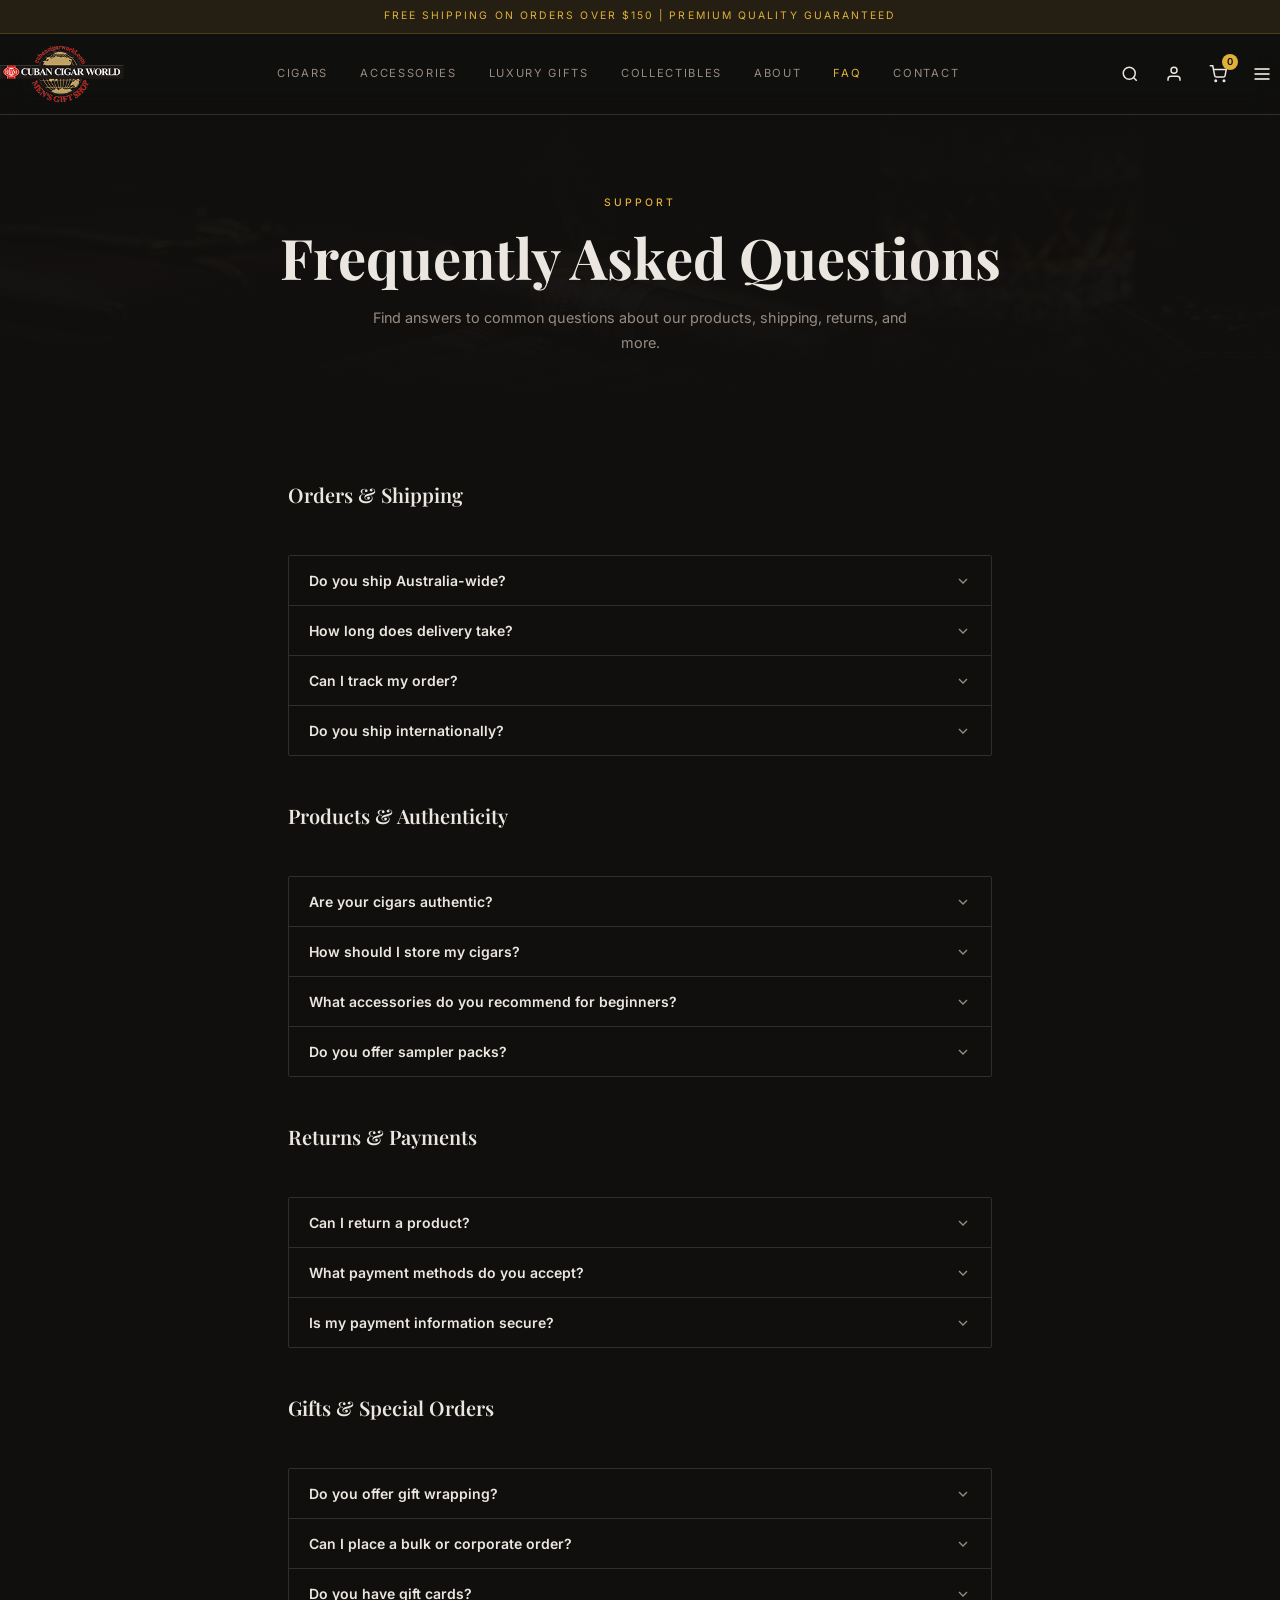
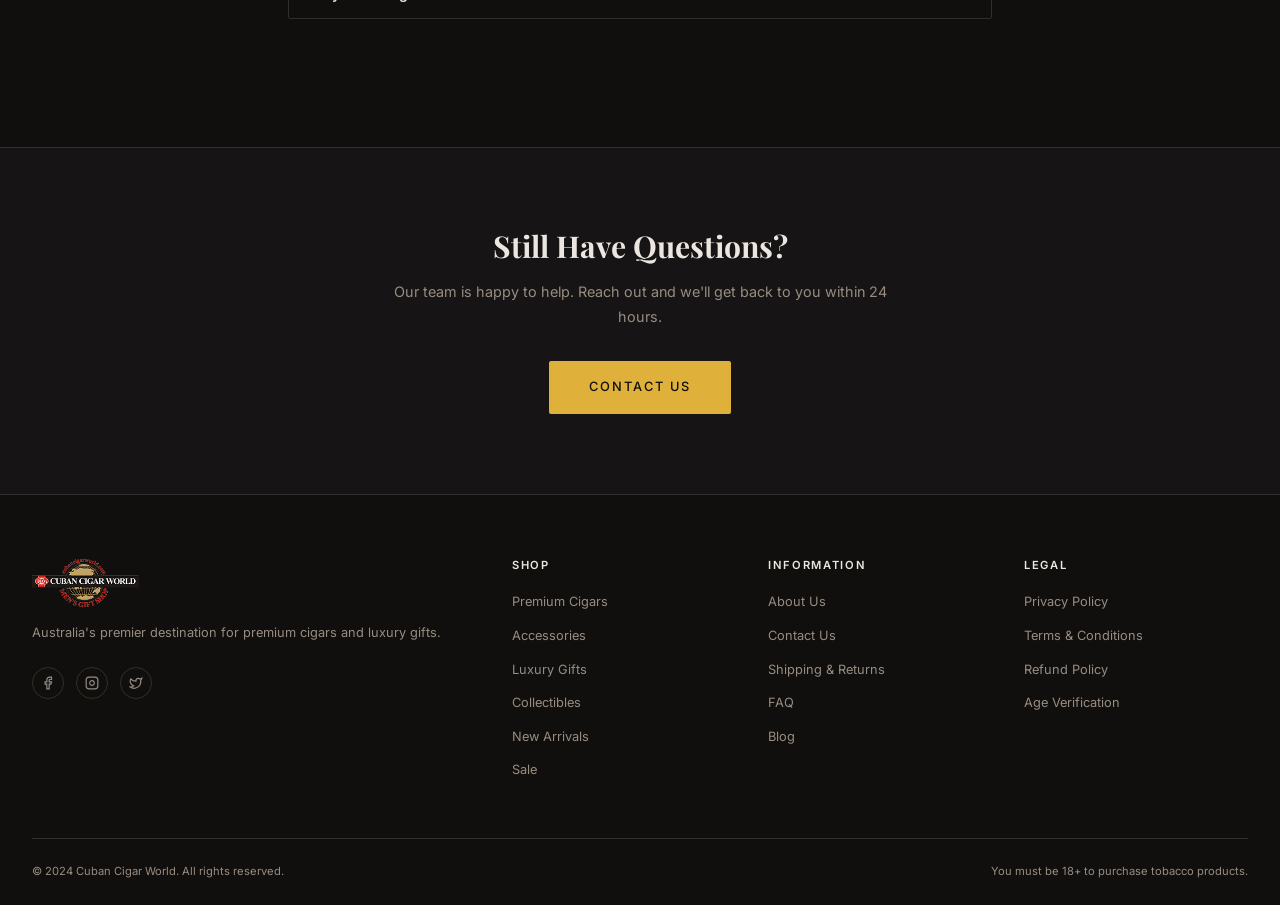
<file: faq.html>
<!DOCTYPE html>
<html lang="en">
<head>
  <meta charset="UTF-8">
  <meta name="viewport" content="width=device-width, initial-scale=1.0">
  <title>FAQ — Cuban Cigar World</title>
  <link rel="icon" href="images/favicon.ico">
  <link rel="preconnect" href="https://fonts.googleapis.com">
  <link rel="preconnect" href="https://fonts.gstatic.com" crossorigin>
  <link href="https://fonts.googleapis.com/css2?family=Inter:wght@300;400;500;600;700&family=Playfair+Display:wght@400;500;600;700&display=swap" rel="stylesheet">
  <link rel="stylesheet" href="css/styles.css">
</head>
<body>

  <!-- Promo Bar -->
  <div class="promo-bar">
    <p>Free Shipping on Orders Over $150 | Premium Quality Guaranteed</p>
  </div>

  <!-- Header -->
  <header class="site-header">
    <div class="container header-inner">
      <a href="index.html" class="header-logo"><img src="images/cigar-logo.png" alt="Cuban Cigar World"></a>
      <nav class="header-nav">
        <a href="products.html">Cigars</a>
        <a href="products.html">Accessories</a>
        <a href="products.html">Luxury Gifts</a>
        <a href="products.html">Collectibles</a>
        <a href="about.html">About</a>
        <a href="faq.html" class="active">FAQ</a>
        <a href="contact.html">Contact</a>
      </nav>
      <div class="header-actions">
        <button aria-label="Search"><svg xmlns="http://www.w3.org/2000/svg" width="18" height="18" viewBox="0 0 24 24" fill="none" stroke="currentColor" stroke-width="2"><circle cx="11" cy="11" r="8"/><path d="m21 21-4.35-4.35"/></svg></button>
        <button aria-label="Account"><svg xmlns="http://www.w3.org/2000/svg" width="18" height="18" viewBox="0 0 24 24" fill="none" stroke="currentColor" stroke-width="2"><path d="M20 21v-2a4 4 0 0 0-4-4H8a4 4 0 0 0-4 4v2"/><circle cx="12" cy="7" r="4"/></svg></button>
        <button aria-label="Cart" style="position:relative;"><svg xmlns="http://www.w3.org/2000/svg" width="18" height="18" viewBox="0 0 24 24" fill="none" stroke="currentColor" stroke-width="2"><circle cx="9" cy="21" r="1"/><circle cx="20" cy="21" r="1"/><path d="M1 1h4l2.68 13.39a2 2 0 0 0 2 1.61h9.72a2 2 0 0 0 2-1.61L23 6H6"/></svg><span class="cart-badge">0</span></button>
        <button class="hamburger" id="hamburger" aria-label="Menu"><svg xmlns="http://www.w3.org/2000/svg" width="20" height="20" viewBox="0 0 24 24" fill="none" stroke="currentColor" stroke-width="2"><line x1="3" y1="12" x2="21" y2="12"/><line x1="3" y1="6" x2="21" y2="6"/><line x1="3" y1="18" x2="21" y2="18"/></svg></button>
      </div>
    </div>
  </header>

  <!-- Mobile Menu -->
  <div class="mobile-menu-overlay" id="mobile-menu-overlay"></div>
  <div class="mobile-menu" id="mobile-menu">
    <div class="mobile-menu-close"><button id="mobile-menu-close" aria-label="Close"><svg xmlns="http://www.w3.org/2000/svg" width="20" height="20" viewBox="0 0 24 24" fill="none" stroke="currentColor" stroke-width="2"><line x1="18" y1="6" x2="6" y2="18"/><line x1="6" y1="6" x2="18" y2="18"/></svg></button></div>
    <nav>
      <a href="products.html">Cigars</a>
      <a href="products.html">Accessories</a>
      <a href="products.html">Luxury Gifts</a>
      <a href="products.html">Collectibles</a>
      <a href="about.html">About</a>
      <a href="faq.html">FAQ</a>
      <a href="contact.html">Contact</a>
    </nav>
  </div>

  <!-- Page Hero -->
  <section class="page-hero">
    <div class="page-hero-bg">
      <img src="images/hero-bg.jpg" alt="">
      <div class="overlay"></div>
    </div>
    <div class="page-hero-content">
      <p class="section-label">Support</p>
      <h1>Frequently Asked Questions</h1>
      <p class="tagline">Find answers to common questions about our products, shipping, returns, and more.</p>
    </div>
  </section>

  <!-- FAQ Content -->
  <section class="section">
    <div class="container" style="max-width:48rem;">

      <!-- Orders & Shipping -->
      <div class="faq-section-group scroll-reveal">
        <h2>Orders &amp; Shipping</h2>
        <div class="accordion faq-accordion">
          <div class="accordion-item faq-item">
            <button class="accordion-trigger faq-trigger">
              Do you ship Australia-wide?
              <svg xmlns="http://www.w3.org/2000/svg" width="16" height="16" viewBox="0 0 24 24" fill="none" stroke="currentColor" stroke-width="2"><polyline points="6 9 12 15 18 9"/></svg>
            </button>
            <div class="accordion-content">
              <p>Yes! We offer standard and express shipping across all of Australia. Orders over $150 qualify for free standard shipping.</p>
            </div>
          </div>
          <div class="accordion-item faq-item">
            <button class="accordion-trigger faq-trigger">
              How long does delivery take?
              <svg xmlns="http://www.w3.org/2000/svg" width="16" height="16" viewBox="0 0 24 24" fill="none" stroke="currentColor" stroke-width="2"><polyline points="6 9 12 15 18 9"/></svg>
            </button>
            <div class="accordion-content">
              <p>Standard shipping typically takes 3–7 business days. Express shipping arrives within 1–3 business days depending on your location.</p>
            </div>
          </div>
          <div class="accordion-item faq-item">
            <button class="accordion-trigger faq-trigger">
              Can I track my order?
              <svg xmlns="http://www.w3.org/2000/svg" width="16" height="16" viewBox="0 0 24 24" fill="none" stroke="currentColor" stroke-width="2"><polyline points="6 9 12 15 18 9"/></svg>
            </button>
            <div class="accordion-content">
              <p>Absolutely. Once your order ships you'll receive a tracking number via email so you can follow it every step of the way.</p>
            </div>
          </div>
          <div class="accordion-item faq-item">
            <button class="accordion-trigger faq-trigger">
              Do you ship internationally?
              <svg xmlns="http://www.w3.org/2000/svg" width="16" height="16" viewBox="0 0 24 24" fill="none" stroke="currentColor" stroke-width="2"><polyline points="6 9 12 15 18 9"/></svg>
            </button>
            <div class="accordion-content">
              <p>Currently we ship within Australia only. We're exploring international options — sign up for our newsletter to stay updated.</p>
            </div>
          </div>
        </div>
      </div>

      <!-- Products & Authenticity -->
      <div class="faq-section-group scroll-reveal">
        <h2>Products &amp; Authenticity</h2>
        <div class="accordion faq-accordion">
          <div class="accordion-item faq-item">
            <button class="accordion-trigger faq-trigger">
              Are your cigars authentic?
              <svg xmlns="http://www.w3.org/2000/svg" width="16" height="16" viewBox="0 0 24 24" fill="none" stroke="currentColor" stroke-width="2"><polyline points="6 9 12 15 18 9"/></svg>
            </button>
            <div class="accordion-content">
              <p>Every cigar we sell is sourced from trusted, verified suppliers. We guarantee authenticity on all Cuban, Dominican, and Nicaraguan products.</p>
            </div>
          </div>
          <div class="accordion-item faq-item">
            <button class="accordion-trigger faq-trigger">
              How should I store my cigars?
              <svg xmlns="http://www.w3.org/2000/svg" width="16" height="16" viewBox="0 0 24 24" fill="none" stroke="currentColor" stroke-width="2"><polyline points="6 9 12 15 18 9"/></svg>
            </button>
            <div class="accordion-content">
              <p>Cigars should be stored at 65–72% humidity and 18–21°C. A quality humidor is essential — browse our accessories collection for options.</p>
            </div>
          </div>
          <div class="accordion-item faq-item">
            <button class="accordion-trigger faq-trigger">
              What accessories do you recommend for beginners?
              <svg xmlns="http://www.w3.org/2000/svg" width="16" height="16" viewBox="0 0 24 24" fill="none" stroke="currentColor" stroke-width="2"><polyline points="6 9 12 15 18 9"/></svg>
            </button>
            <div class="accordion-content">
              <p>We recommend starting with a reliable cutter, a single-flame torch lighter, and a small desktop humidor. Our staff picks make great starter kits.</p>
            </div>
          </div>
          <div class="accordion-item faq-item">
            <button class="accordion-trigger faq-trigger">
              Do you offer sampler packs?
              <svg xmlns="http://www.w3.org/2000/svg" width="16" height="16" viewBox="0 0 24 24" fill="none" stroke="currentColor" stroke-width="2"><polyline points="6 9 12 15 18 9"/></svg>
            </button>
            <div class="accordion-content">
              <p>Yes, we curate sampler packs across different origins and strength profiles so you can explore a variety of premium cigars.</p>
            </div>
          </div>
        </div>
      </div>

      <!-- Returns & Payments -->
      <div class="faq-section-group scroll-reveal">
        <h2>Returns &amp; Payments</h2>
        <div class="accordion faq-accordion">
          <div class="accordion-item faq-item">
            <button class="accordion-trigger faq-trigger">
              Can I return a product?
              <svg xmlns="http://www.w3.org/2000/svg" width="16" height="16" viewBox="0 0 24 24" fill="none" stroke="currentColor" stroke-width="2"><polyline points="6 9 12 15 18 9"/></svg>
            </button>
            <div class="accordion-content">
              <p>We accept returns on unopened items within 30 days of purchase. Please contact us for a return authorisation before sending items back.</p>
            </div>
          </div>
          <div class="accordion-item faq-item">
            <button class="accordion-trigger faq-trigger">
              What payment methods do you accept?
              <svg xmlns="http://www.w3.org/2000/svg" width="16" height="16" viewBox="0 0 24 24" fill="none" stroke="currentColor" stroke-width="2"><polyline points="6 9 12 15 18 9"/></svg>
            </button>
            <div class="accordion-content">
              <p>We accept Visa, Mastercard, American Express, PayPal, and Afterpay for flexible payment options.</p>
            </div>
          </div>
          <div class="accordion-item faq-item">
            <button class="accordion-trigger faq-trigger">
              Is my payment information secure?
              <svg xmlns="http://www.w3.org/2000/svg" width="16" height="16" viewBox="0 0 24 24" fill="none" stroke="currentColor" stroke-width="2"><polyline points="6 9 12 15 18 9"/></svg>
            </button>
            <div class="accordion-content">
              <p>Yes. All transactions are processed through industry-standard encrypted payment gateways. We never store your card details.</p>
            </div>
          </div>
        </div>
      </div>

      <!-- Gifts & Special Orders -->
      <div class="faq-section-group scroll-reveal">
        <h2>Gifts &amp; Special Orders</h2>
        <div class="accordion faq-accordion">
          <div class="accordion-item faq-item">
            <button class="accordion-trigger faq-trigger">
              Do you offer gift wrapping?
              <svg xmlns="http://www.w3.org/2000/svg" width="16" height="16" viewBox="0 0 24 24" fill="none" stroke="currentColor" stroke-width="2"><polyline points="6 9 12 15 18 9"/></svg>
            </button>
            <div class="accordion-content">
              <p>Yes, we offer premium gift wrapping with a personalised message card at checkout. Perfect for birthdays, anniversaries, and special occasions.</p>
            </div>
          </div>
          <div class="accordion-item faq-item">
            <button class="accordion-trigger faq-trigger">
              Can I place a bulk or corporate order?
              <svg xmlns="http://www.w3.org/2000/svg" width="16" height="16" viewBox="0 0 24 24" fill="none" stroke="currentColor" stroke-width="2"><polyline points="6 9 12 15 18 9"/></svg>
            </button>
            <div class="accordion-content">
              <p>Absolutely. We cater to corporate gifts and bulk orders with custom packaging. Contact us directly for a tailored quote.</p>
            </div>
          </div>
          <div class="accordion-item faq-item">
            <button class="accordion-trigger faq-trigger">
              Do you have gift cards?
              <svg xmlns="http://www.w3.org/2000/svg" width="16" height="16" viewBox="0 0 24 24" fill="none" stroke="currentColor" stroke-width="2"><polyline points="6 9 12 15 18 9"/></svg>
            </button>
            <div class="accordion-content">
              <p>Yes! Digital gift cards are available in various denominations — a perfect choice when you're unsure what to pick.</p>
            </div>
          </div>
        </div>
      </div>

    </div>
  </section>

  <!-- CTA -->
  <section class="section section-alt" style="border-top:1px solid var(--border);">
    <div class="container cta-section" style="padding:0;">
      <h2>Still Have Questions?</h2>
      <p>Our team is happy to help. Reach out and we'll get back to you within 24 hours.</p>
      <div class="cta-buttons">
        <a href="contact.html" class="btn btn-primary btn-lg">Contact Us</a>
      </div>
    </div>
  </section>

  <!-- Footer -->
  <footer class="site-footer">
    <div class="container">
      <div class="footer-grid">
        <div class="footer-brand">
          <a href="index.html" class="logo"><img src="images/cigar-logo.png" alt="Cuban Cigar World"></a>
          <p>Australia's premier destination for premium cigars and luxury gifts.</p>
          <div class="footer-social">
            <a href="#" aria-label="Facebook"><svg xmlns="http://www.w3.org/2000/svg" width="14" height="14" viewBox="0 0 24 24" fill="none" stroke="currentColor" stroke-width="2"><path d="M18 2h-3a5 5 0 0 0-5 5v3H7v4h3v8h4v-8h3l1-4h-4V7a1 1 0 0 1 1-1h3z"/></svg></a>
            <a href="#" aria-label="Instagram"><svg xmlns="http://www.w3.org/2000/svg" width="14" height="14" viewBox="0 0 24 24" fill="none" stroke="currentColor" stroke-width="2"><rect x="2" y="2" width="20" height="20" rx="5" ry="5"/><path d="M16 11.37A4 4 0 1 1 12.63 8 4 4 0 0 1 16 11.37z"/><line x1="17.5" y1="6.5" x2="17.51" y2="6.5"/></svg></a>
            <a href="#" aria-label="Twitter"><svg xmlns="http://www.w3.org/2000/svg" width="14" height="14" viewBox="0 0 24 24" fill="none" stroke="currentColor" stroke-width="2"><path d="M22 4s-.7 2.1-2 3.4c1.6 10-9.4 17.3-18 11.6 2.2.1 4.4-.6 6-2C3 15.5.5 9.6 3 5c2.2 2.6 5.6 4.1 9 4-.9-4.2 4-6.6 7-3.8 1.1 0 3-1.2 3-1.2z"/></svg></a>
          </div>
        </div>
        <div class="footer-column">
          <h4>Shop</h4>
          <ul>
            <li><a href="products.html">Premium Cigars</a></li>
            <li><a href="products.html">Accessories</a></li>
            <li><a href="products.html">Luxury Gifts</a></li>
            <li><a href="products.html">Collectibles</a></li>
            <li><a href="products.html">New Arrivals</a></li>
            <li><a href="products.html">Sale</a></li>
          </ul>
        </div>
        <div class="footer-column">
          <h4>Information</h4>
          <ul>
            <li><a href="about.html">About Us</a></li>
            <li><a href="contact.html">Contact Us</a></li>
            <li><a href="#">Shipping &amp; Returns</a></li>
            <li><a href="faq.html">FAQ</a></li>
            <li><a href="#">Blog</a></li>
          </ul>
        </div>
        <div class="footer-column">
          <h4>Legal</h4>
          <ul>
            <li><a href="#">Privacy Policy</a></li>
            <li><a href="#">Terms &amp; Conditions</a></li>
            <li><a href="#">Refund Policy</a></li>
            <li><a href="#">Age Verification</a></li>
          </ul>
        </div>
      </div>
      <div class="footer-bottom">
        <p>&copy; 2024 Cuban Cigar World. All rights reserved.</p>
        <p>You must be 18+ to purchase tobacco products.</p>
      </div>
    </div>
  </footer>

  <script src="js/main.js"></script>
</body>
</html>
</file>
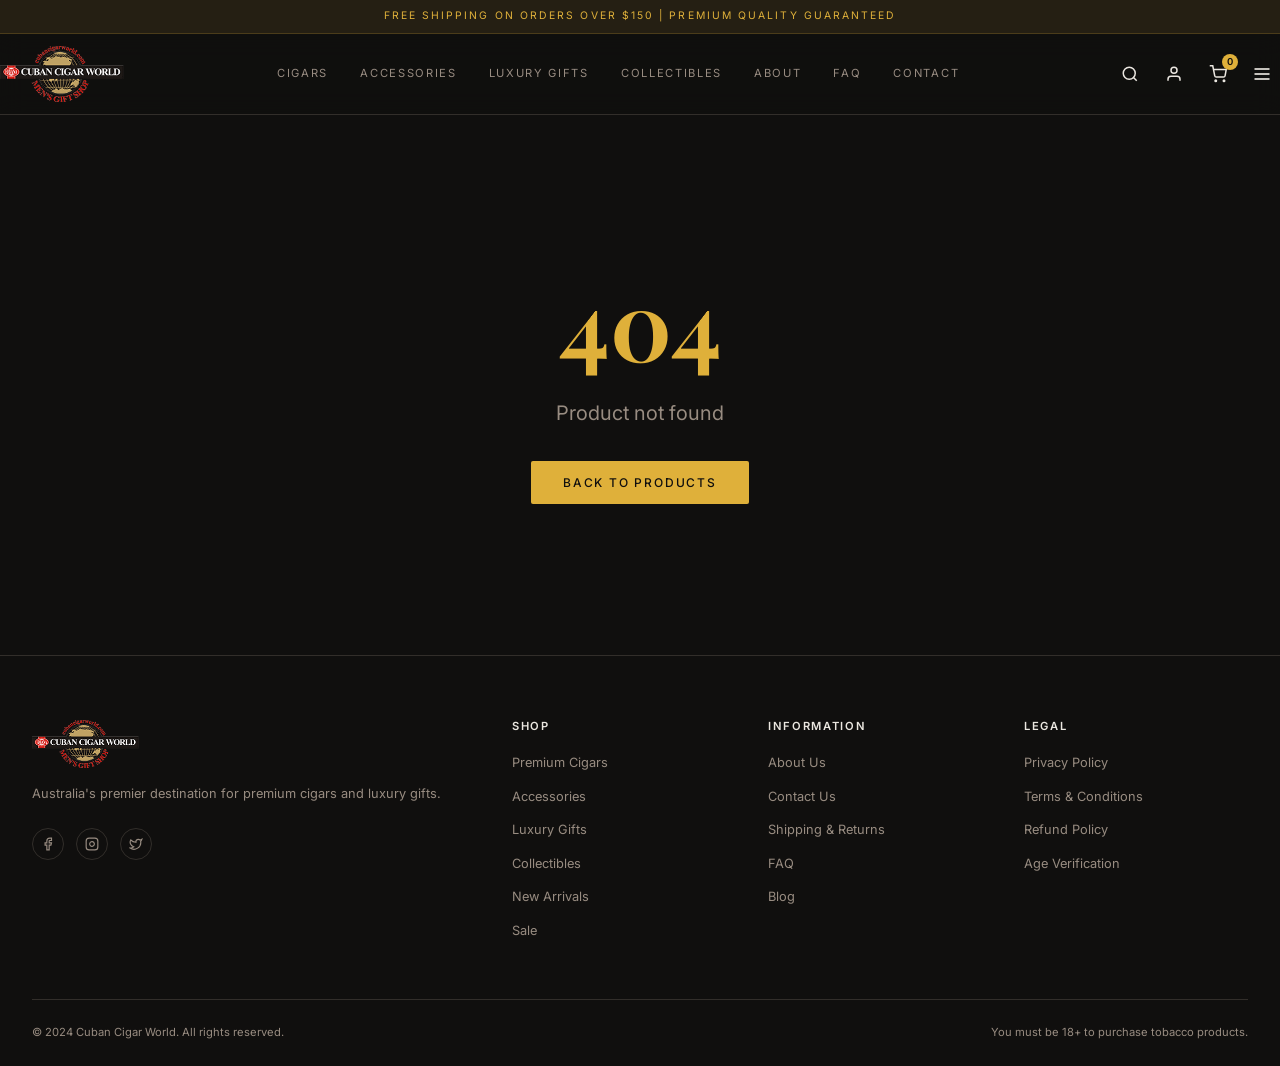
<file: product-detail.html>
<!DOCTYPE html>
<html lang="en">
<head>
  <meta charset="UTF-8">
  <meta name="viewport" content="width=device-width, initial-scale=1.0">
  <title>Product — Cuban Cigar World</title>
  <link rel="icon" href="images/favicon.ico">
  <link rel="preconnect" href="https://fonts.googleapis.com">
  <link rel="preconnect" href="https://fonts.gstatic.com" crossorigin>
  <link href="https://fonts.googleapis.com/css2?family=Inter:wght@300;400;500;600;700&family=Playfair+Display:wght@400;500;600;700&display=swap" rel="stylesheet">
  <link rel="stylesheet" href="css/styles.css">
</head>
<body>

  <!-- Promo Bar -->
  <div class="promo-bar">
    <p>Free Shipping on Orders Over $150 | Premium Quality Guaranteed</p>
  </div>

  <!-- Header -->
  <header class="site-header">
    <div class="container header-inner">
      <a href="index.html" class="header-logo"><img src="images/cigar-logo.png" alt="Cuban Cigar World"></a>
      <nav class="header-nav">
        <a href="products.html">Cigars</a>
        <a href="products.html">Accessories</a>
        <a href="products.html">Luxury Gifts</a>
        <a href="products.html">Collectibles</a>
        <a href="about.html">About</a>
        <a href="faq.html">FAQ</a>
        <a href="contact.html">Contact</a>
      </nav>
      <div class="header-actions">
        <button aria-label="Search"><svg xmlns="http://www.w3.org/2000/svg" width="18" height="18" viewBox="0 0 24 24" fill="none" stroke="currentColor" stroke-width="2"><circle cx="11" cy="11" r="8"/><path d="m21 21-4.35-4.35"/></svg></button>
        <button aria-label="Account"><svg xmlns="http://www.w3.org/2000/svg" width="18" height="18" viewBox="0 0 24 24" fill="none" stroke="currentColor" stroke-width="2"><path d="M20 21v-2a4 4 0 0 0-4-4H8a4 4 0 0 0-4 4v2"/><circle cx="12" cy="7" r="4"/></svg></button>
        <button aria-label="Cart" style="position:relative;"><svg xmlns="http://www.w3.org/2000/svg" width="18" height="18" viewBox="0 0 24 24" fill="none" stroke="currentColor" stroke-width="2"><circle cx="9" cy="21" r="1"/><circle cx="20" cy="21" r="1"/><path d="M1 1h4l2.68 13.39a2 2 0 0 0 2 1.61h9.72a2 2 0 0 0 2-1.61L23 6H6"/></svg><span class="cart-badge">0</span></button>
        <button class="hamburger" id="hamburger" aria-label="Menu"><svg xmlns="http://www.w3.org/2000/svg" width="20" height="20" viewBox="0 0 24 24" fill="none" stroke="currentColor" stroke-width="2"><line x1="3" y1="12" x2="21" y2="12"/><line x1="3" y1="6" x2="21" y2="6"/><line x1="3" y1="18" x2="21" y2="18"/></svg></button>
      </div>
    </div>
  </header>

  <!-- Mobile Menu -->
  <div class="mobile-menu-overlay" id="mobile-menu-overlay"></div>
  <div class="mobile-menu" id="mobile-menu">
    <div class="mobile-menu-close"><button id="mobile-menu-close" aria-label="Close"><svg xmlns="http://www.w3.org/2000/svg" width="20" height="20" viewBox="0 0 24 24" fill="none" stroke="currentColor" stroke-width="2"><line x1="18" y1="6" x2="6" y2="18"/><line x1="6" y1="6" x2="18" y2="18"/></svg></button></div>
    <nav>
      <a href="products.html">Cigars</a>
      <a href="products.html">Accessories</a>
      <a href="products.html">Luxury Gifts</a>
      <a href="products.html">Collectibles</a>
      <a href="about.html">About</a>
      <a href="faq.html">FAQ</a>
      <a href="contact.html">Contact</a>
    </nav>
  </div>

  <!-- Product Detail (rendered by JS) -->
  <div id="product-detail"></div>

  <!-- Footer -->
  <footer class="site-footer">
    <div class="container">
      <div class="footer-grid">
        <div class="footer-brand">
          <a href="index.html" class="logo"><img src="images/cigar-logo.png" alt="Cuban Cigar World"></a>
          <p>Australia's premier destination for premium cigars and luxury gifts.</p>
          <div class="footer-social">
            <a href="#" aria-label="Facebook"><svg xmlns="http://www.w3.org/2000/svg" width="14" height="14" viewBox="0 0 24 24" fill="none" stroke="currentColor" stroke-width="2"><path d="M18 2h-3a5 5 0 0 0-5 5v3H7v4h3v8h4v-8h3l1-4h-4V7a1 1 0 0 1 1-1h3z"/></svg></a>
            <a href="#" aria-label="Instagram"><svg xmlns="http://www.w3.org/2000/svg" width="14" height="14" viewBox="0 0 24 24" fill="none" stroke="currentColor" stroke-width="2"><rect x="2" y="2" width="20" height="20" rx="5" ry="5"/><path d="M16 11.37A4 4 0 1 1 12.63 8 4 4 0 0 1 16 11.37z"/><line x1="17.5" y1="6.5" x2="17.51" y2="6.5"/></svg></a>
            <a href="#" aria-label="Twitter"><svg xmlns="http://www.w3.org/2000/svg" width="14" height="14" viewBox="0 0 24 24" fill="none" stroke="currentColor" stroke-width="2"><path d="M22 4s-.7 2.1-2 3.4c1.6 10-9.4 17.3-18 11.6 2.2.1 4.4-.6 6-2C3 15.5.5 9.6 3 5c2.2 2.6 5.6 4.1 9 4-.9-4.2 4-6.6 7-3.8 1.1 0 3-1.2 3-1.2z"/></svg></a>
          </div>
        </div>
        <div class="footer-column">
          <h4>Shop</h4>
          <ul>
            <li><a href="products.html">Premium Cigars</a></li>
            <li><a href="products.html">Accessories</a></li>
            <li><a href="products.html">Luxury Gifts</a></li>
            <li><a href="products.html">Collectibles</a></li>
            <li><a href="products.html">New Arrivals</a></li>
            <li><a href="products.html">Sale</a></li>
          </ul>
        </div>
        <div class="footer-column">
          <h4>Information</h4>
          <ul>
            <li><a href="about.html">About Us</a></li>
            <li><a href="contact.html">Contact Us</a></li>
            <li><a href="#">Shipping &amp; Returns</a></li>
            <li><a href="faq.html">FAQ</a></li>
            <li><a href="#">Blog</a></li>
          </ul>
        </div>
        <div class="footer-column">
          <h4>Legal</h4>
          <ul>
            <li><a href="#">Privacy Policy</a></li>
            <li><a href="#">Terms &amp; Conditions</a></li>
            <li><a href="#">Refund Policy</a></li>
            <li><a href="#">Age Verification</a></li>
          </ul>
        </div>
      </div>
      <div class="footer-bottom">
        <p>&copy; 2024 Cuban Cigar World. All rights reserved.</p>
        <p>You must be 18+ to purchase tobacco products.</p>
      </div>
    </div>
  </footer>

  <script src="js/main.js"></script>
</body>
</html>
</file>
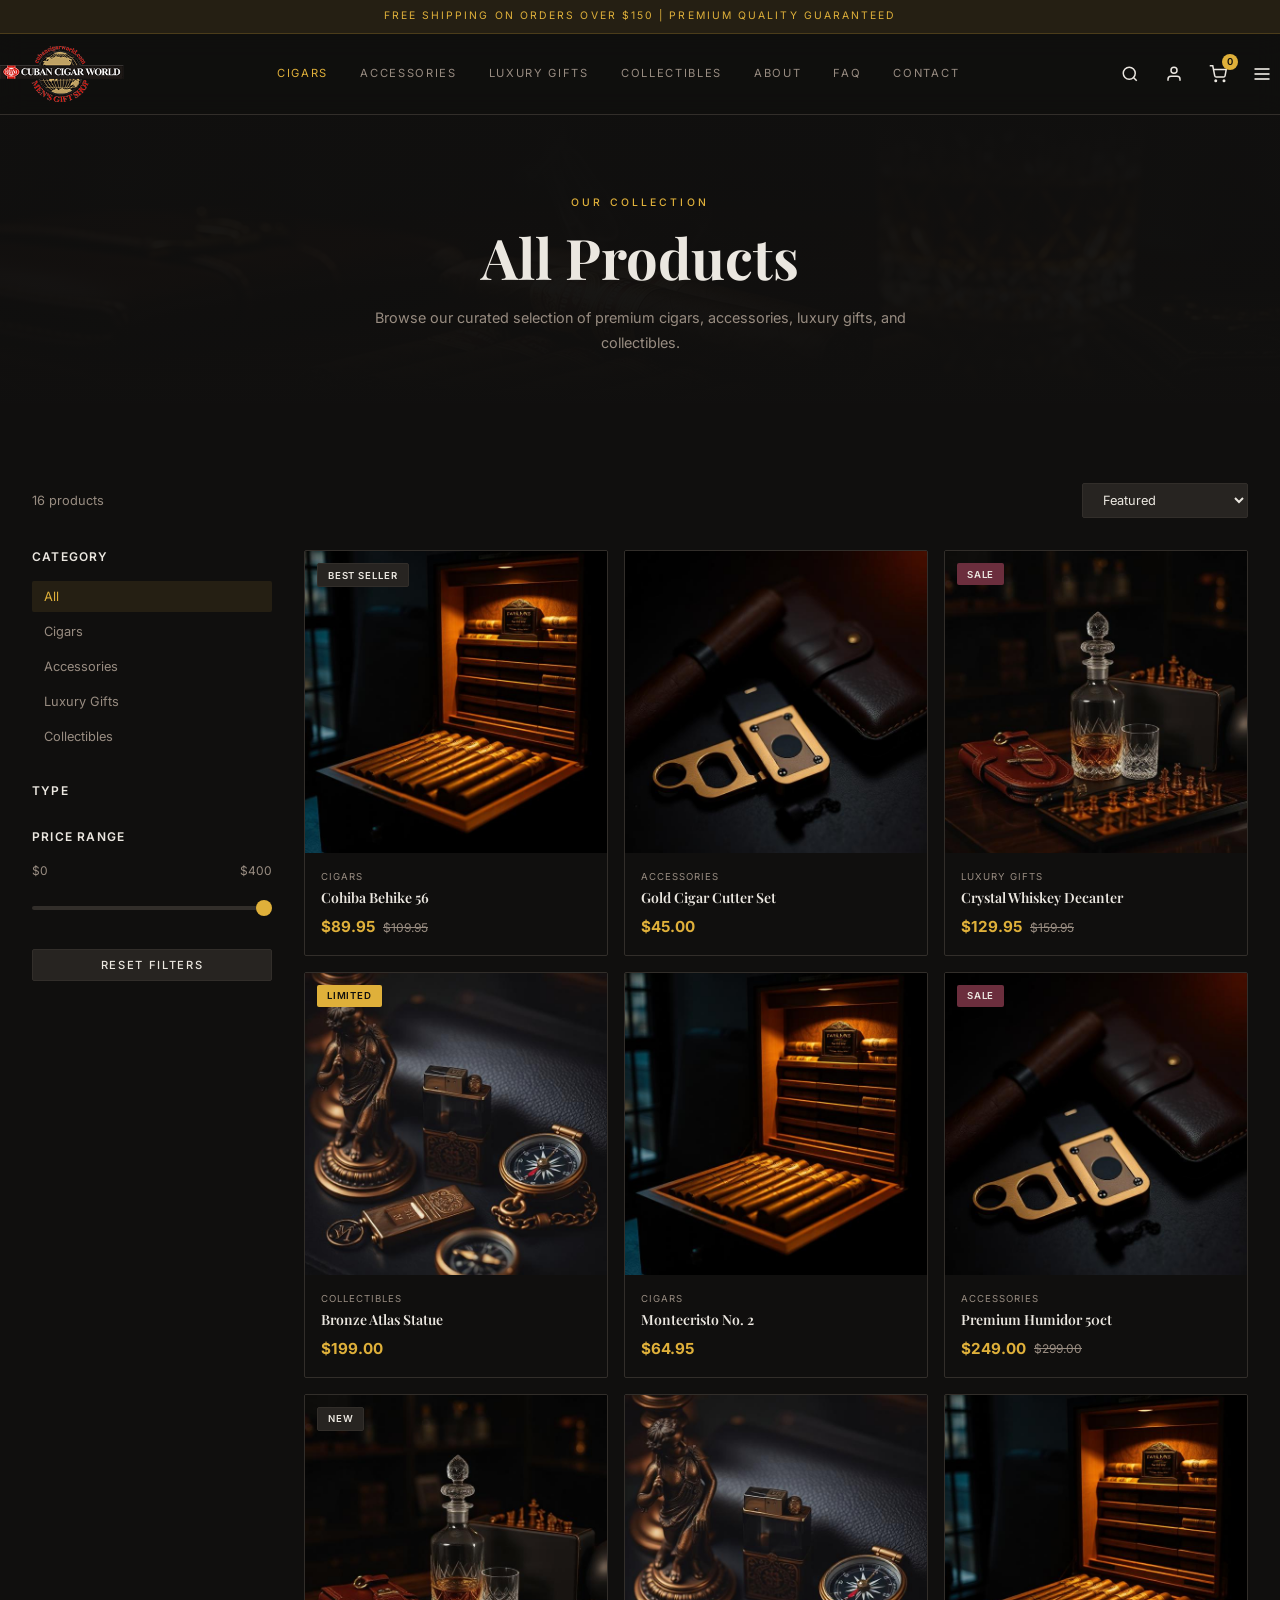
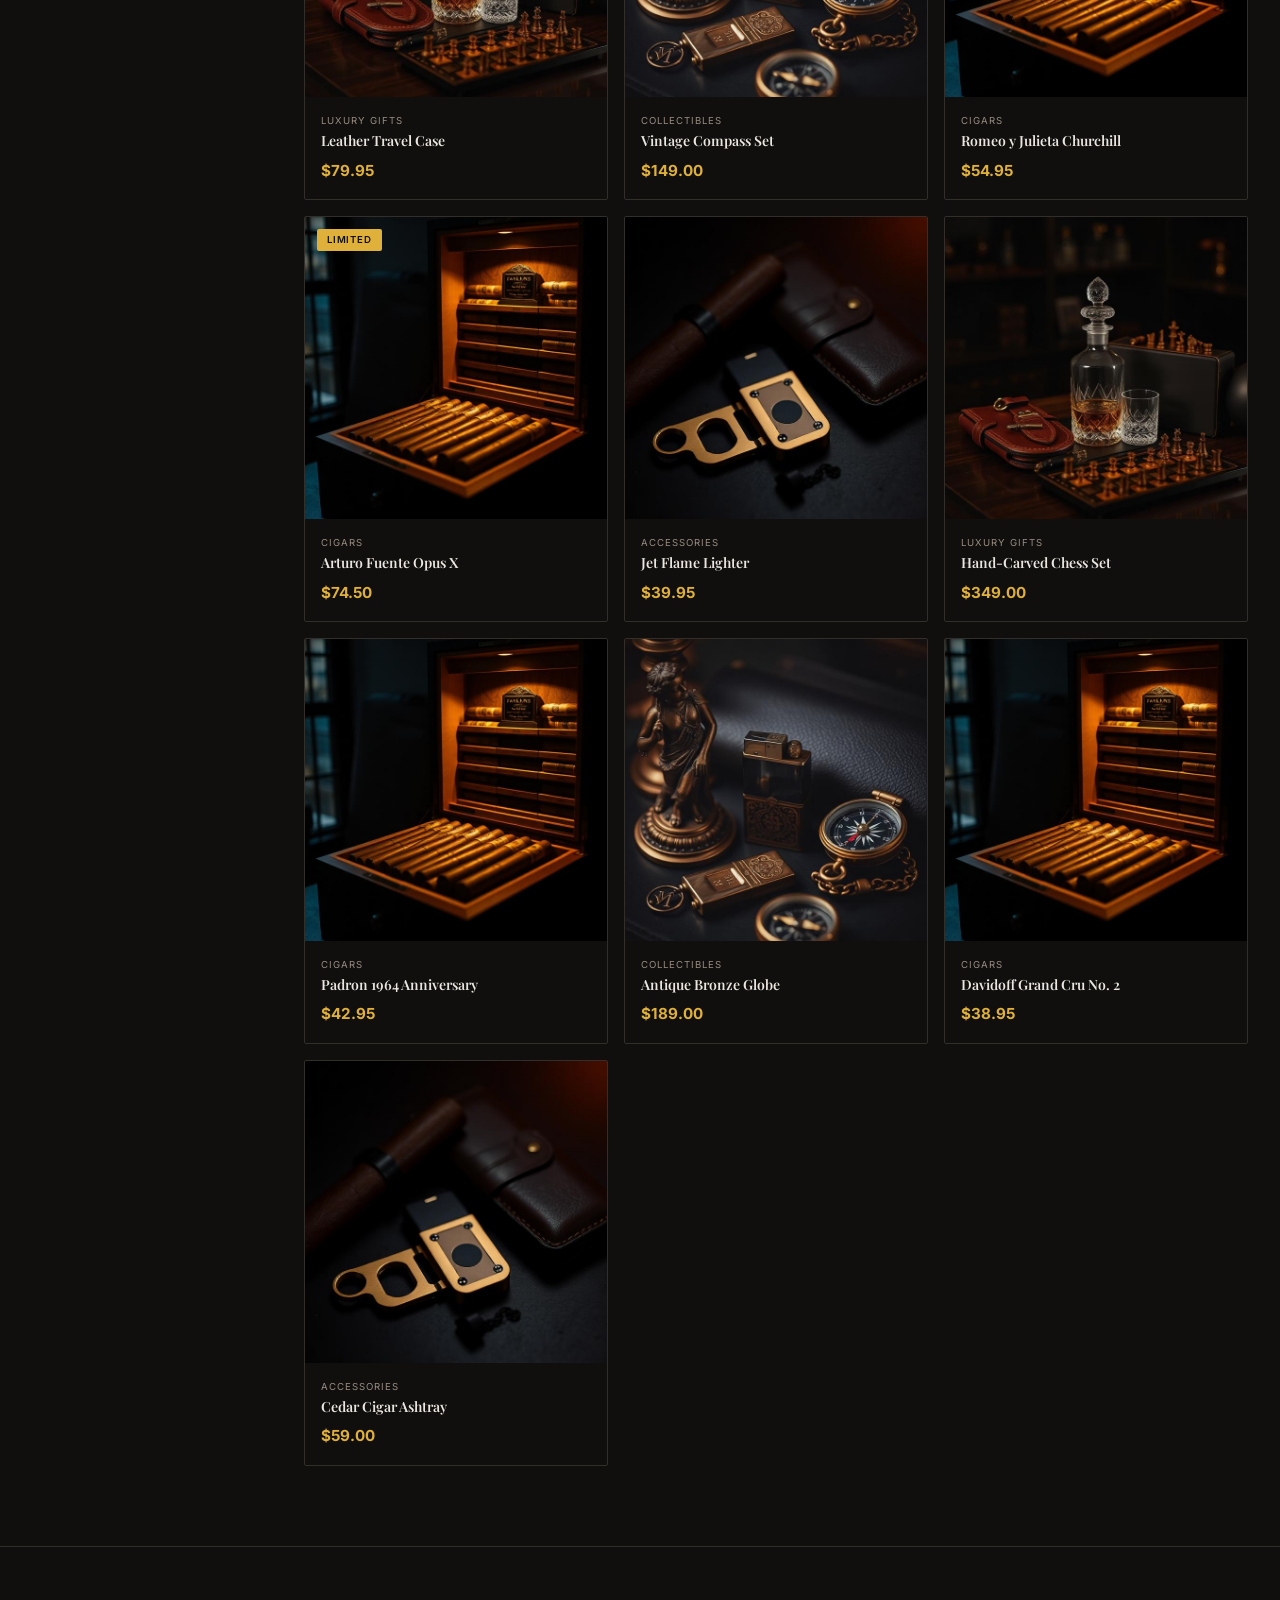
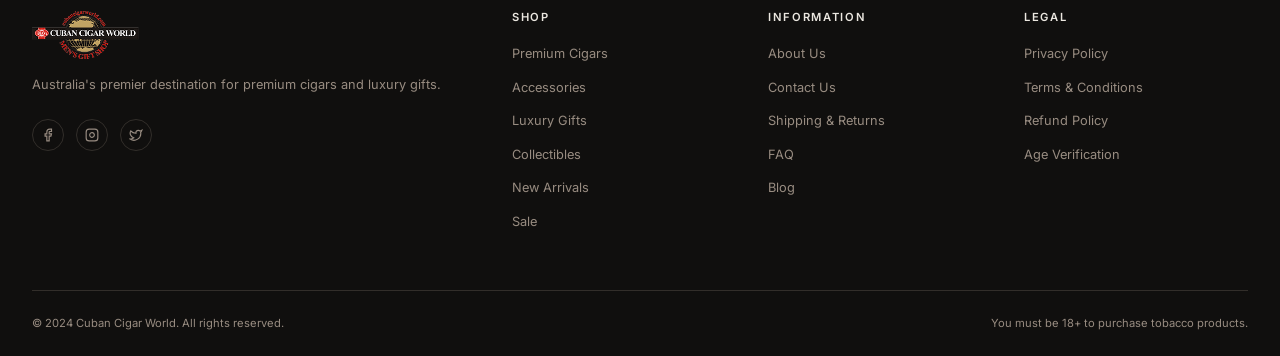
<file: products.html>
<!DOCTYPE html>
<html lang="en">
<head>
  <meta charset="UTF-8">
  <meta name="viewport" content="width=device-width, initial-scale=1.0">
  <title>All Products — Cuban Cigar World</title>
  <link rel="icon" href="images/favicon.ico">
  <link rel="preconnect" href="https://fonts.googleapis.com">
  <link rel="preconnect" href="https://fonts.gstatic.com" crossorigin>
  <link href="https://fonts.googleapis.com/css2?family=Inter:wght@300;400;500;600;700&family=Playfair+Display:wght@400;500;600;700&display=swap" rel="stylesheet">
  <link rel="stylesheet" href="css/styles.css">
</head>
<body>

  <!-- Promo Bar -->
  <div class="promo-bar">
    <p>Free Shipping on Orders Over $150 | Premium Quality Guaranteed</p>
  </div>

  <!-- Header -->
  <header class="site-header">
    <div class="container header-inner">
      <a href="index.html" class="header-logo"><img src="images/cigar-logo.png" alt="Cuban Cigar World"></a>
      <nav class="header-nav">
        <a href="products.html" class="active">Cigars</a>
        <a href="products.html">Accessories</a>
        <a href="products.html">Luxury Gifts</a>
        <a href="products.html">Collectibles</a>
        <a href="about.html">About</a>
        <a href="faq.html">FAQ</a>
        <a href="contact.html">Contact</a>
      </nav>
      <div class="header-actions">
        <button aria-label="Search"><svg xmlns="http://www.w3.org/2000/svg" width="18" height="18" viewBox="0 0 24 24" fill="none" stroke="currentColor" stroke-width="2"><circle cx="11" cy="11" r="8"/><path d="m21 21-4.35-4.35"/></svg></button>
        <button aria-label="Account"><svg xmlns="http://www.w3.org/2000/svg" width="18" height="18" viewBox="0 0 24 24" fill="none" stroke="currentColor" stroke-width="2"><path d="M20 21v-2a4 4 0 0 0-4-4H8a4 4 0 0 0-4 4v2"/><circle cx="12" cy="7" r="4"/></svg></button>
        <button aria-label="Cart" style="position:relative;"><svg xmlns="http://www.w3.org/2000/svg" width="18" height="18" viewBox="0 0 24 24" fill="none" stroke="currentColor" stroke-width="2"><circle cx="9" cy="21" r="1"/><circle cx="20" cy="21" r="1"/><path d="M1 1h4l2.68 13.39a2 2 0 0 0 2 1.61h9.72a2 2 0 0 0 2-1.61L23 6H6"/></svg><span class="cart-badge">0</span></button>
        <button class="hamburger" id="hamburger" aria-label="Menu"><svg xmlns="http://www.w3.org/2000/svg" width="20" height="20" viewBox="0 0 24 24" fill="none" stroke="currentColor" stroke-width="2"><line x1="3" y1="12" x2="21" y2="12"/><line x1="3" y1="6" x2="21" y2="6"/><line x1="3" y1="18" x2="21" y2="18"/></svg></button>
      </div>
    </div>
  </header>

  <!-- Mobile Menu -->
  <div class="mobile-menu-overlay" id="mobile-menu-overlay"></div>
  <div class="mobile-menu" id="mobile-menu">
    <div class="mobile-menu-close"><button id="mobile-menu-close" aria-label="Close"><svg xmlns="http://www.w3.org/2000/svg" width="20" height="20" viewBox="0 0 24 24" fill="none" stroke="currentColor" stroke-width="2"><line x1="18" y1="6" x2="6" y2="18"/><line x1="6" y1="6" x2="18" y2="18"/></svg></button></div>
    <nav>
      <a href="products.html">Cigars</a>
      <a href="products.html">Accessories</a>
      <a href="products.html">Luxury Gifts</a>
      <a href="products.html">Collectibles</a>
      <a href="about.html">About</a>
      <a href="faq.html">FAQ</a>
      <a href="contact.html">Contact</a>
    </nav>
  </div>

  <!-- Page Hero -->
  <section class="page-hero">
    <div class="page-hero-bg">
      <img src="images/hero-bg.jpg" alt="">
      <div class="overlay"></div>
    </div>
    <div class="page-hero-content">
      <p class="section-label">Our Collection</p>
      <h1>All Products</h1>
      <p class="tagline">Browse our curated selection of premium cigars, accessories, luxury gifts, and collectibles.</p>
    </div>
  </section>

  <!-- Products Section -->
  <section class="section">
    <div class="container">
      <div class="products-topbar">
        <span class="products-count" id="products-count">16 products</span>
        <div class="products-controls">
          <select class="sort-select" id="sort-select">
            <option value="featured">Featured</option>
            <option value="price-asc">Price: Low to High</option>
            <option value="price-desc">Price: High to Low</option>
            <option value="best-selling">Best Selling</option>
            <option value="rating">Rating</option>
          </select>
          <button class="filter-toggle" id="filter-toggle">
            <svg xmlns="http://www.w3.org/2000/svg" width="16" height="16" viewBox="0 0 24 24" fill="none" stroke="currentColor" stroke-width="2"><polygon points="22 3 2 3 10 12.46 10 19 14 21 14 12.46 22 3"/></svg>
            Filters
          </button>
        </div>
      </div>

      <div class="products-layout">
        <!-- Desktop Sidebar -->
        <aside class="products-sidebar">
          <div class="filter-group">
            <h3>Category</h3>
            <button class="filter-btn active" data-category="All">All</button>
            <button class="filter-btn" data-category="Cigars">Cigars</button>
            <button class="filter-btn" data-category="Accessories">Accessories</button>
            <button class="filter-btn" data-category="Luxury Gifts">Luxury Gifts</button>
            <button class="filter-btn" data-category="Collectibles">Collectibles</button>
          </div>
          <div class="filter-group" id="type-filter-group">
            <h3>Type</h3>
            <div id="type-filters"></div>
          </div>
          <div class="filter-group">
            <h3>Price Range</h3>
            <div class="price-range-display">
              <span>$0</span>
              <span class="price-max-display">$400</span>
            </div>
            <input type="range" class="price-range-slider" min="0" max="400" step="5" value="400">
          </div>
          <button class="btn btn-secondary btn-sm" style="width:100%;" onclick="resetFilters()">Reset Filters</button>
        </aside>

        <!-- Products Grid -->
        <div class="products-main">
          <div class="products-grid" id="products-grid"></div>
        </div>
      </div>
    </div>
  </section>

  <!-- Mobile Filter Drawer -->
  <div class="filter-drawer-overlay" id="filter-drawer-overlay"></div>
  <div class="filter-drawer" id="filter-drawer">
    <div class="filter-drawer-header">
      <h3>Filters</h3>
      <button id="filter-drawer-close" aria-label="Close">
        <svg xmlns="http://www.w3.org/2000/svg" width="20" height="20" viewBox="0 0 24 24" fill="none" stroke="currentColor" stroke-width="2"><line x1="18" y1="6" x2="6" y2="18"/><line x1="6" y1="6" x2="18" y2="18"/></svg>
      </button>
    </div>
    <div class="filter-group">
      <h3>Category</h3>
      <button class="filter-btn active" data-category="All">All</button>
      <button class="filter-btn" data-category="Cigars">Cigars</button>
      <button class="filter-btn" data-category="Accessories">Accessories</button>
      <button class="filter-btn" data-category="Luxury Gifts">Luxury Gifts</button>
      <button class="filter-btn" data-category="Collectibles">Collectibles</button>
    </div>
    <div class="filter-group">
      <h3>Type</h3>
      <div id="type-filters-mobile"></div>
    </div>
    <div class="filter-group">
      <h3>Price Range</h3>
      <div class="price-range-display">
        <span>$0</span>
        <span class="price-max-display">$400</span>
      </div>
      <input type="range" class="price-range-slider" min="0" max="400" step="5" value="400">
    </div>
    <button class="btn btn-secondary btn-sm" style="width:100%;" onclick="resetFilters()">Reset Filters</button>
  </div>

  <!-- Footer -->
  <footer class="site-footer">
    <div class="container">
      <div class="footer-grid">
        <div class="footer-brand">
          <a href="index.html" class="logo"><img src="images/cigar-logo.png" alt="Cuban Cigar World"></a>
          <p>Australia's premier destination for premium cigars and luxury gifts.</p>
          <div class="footer-social">
            <a href="#" aria-label="Facebook"><svg xmlns="http://www.w3.org/2000/svg" width="14" height="14" viewBox="0 0 24 24" fill="none" stroke="currentColor" stroke-width="2"><path d="M18 2h-3a5 5 0 0 0-5 5v3H7v4h3v8h4v-8h3l1-4h-4V7a1 1 0 0 1 1-1h3z"/></svg></a>
            <a href="#" aria-label="Instagram"><svg xmlns="http://www.w3.org/2000/svg" width="14" height="14" viewBox="0 0 24 24" fill="none" stroke="currentColor" stroke-width="2"><rect x="2" y="2" width="20" height="20" rx="5" ry="5"/><path d="M16 11.37A4 4 0 1 1 12.63 8 4 4 0 0 1 16 11.37z"/><line x1="17.5" y1="6.5" x2="17.51" y2="6.5"/></svg></a>
            <a href="#" aria-label="Twitter"><svg xmlns="http://www.w3.org/2000/svg" width="14" height="14" viewBox="0 0 24 24" fill="none" stroke="currentColor" stroke-width="2"><path d="M22 4s-.7 2.1-2 3.4c1.6 10-9.4 17.3-18 11.6 2.2.1 4.4-.6 6-2C3 15.5.5 9.6 3 5c2.2 2.6 5.6 4.1 9 4-.9-4.2 4-6.6 7-3.8 1.1 0 3-1.2 3-1.2z"/></svg></a>
          </div>
        </div>
        <div class="footer-column">
          <h4>Shop</h4>
          <ul>
            <li><a href="products.html">Premium Cigars</a></li>
            <li><a href="products.html">Accessories</a></li>
            <li><a href="products.html">Luxury Gifts</a></li>
            <li><a href="products.html">Collectibles</a></li>
            <li><a href="products.html">New Arrivals</a></li>
            <li><a href="products.html">Sale</a></li>
          </ul>
        </div>
        <div class="footer-column">
          <h4>Information</h4>
          <ul>
            <li><a href="about.html">About Us</a></li>
            <li><a href="contact.html">Contact Us</a></li>
            <li><a href="#">Shipping &amp; Returns</a></li>
            <li><a href="faq.html">FAQ</a></li>
            <li><a href="#">Blog</a></li>
          </ul>
        </div>
        <div class="footer-column">
          <h4>Legal</h4>
          <ul>
            <li><a href="#">Privacy Policy</a></li>
            <li><a href="#">Terms &amp; Conditions</a></li>
            <li><a href="#">Refund Policy</a></li>
            <li><a href="#">Age Verification</a></li>
          </ul>
        </div>
      </div>
      <div class="footer-bottom">
        <p>&copy; 2024 Cuban Cigar World. All rights reserved.</p>
        <p>You must be 18+ to purchase tobacco products.</p>
      </div>
    </div>
  </footer>

  <script src="js/main.js"></script>
</body>
</html>
</file>
<file: css/styles.css>
/* ===== RESET & BASE ===== */
*, *::before, *::after {
  box-sizing: border-box;
  margin: 0;
  padding: 0;
}

:root {
  --background: hsl(30, 6%, 6%);
  --foreground: hsl(40, 20%, 90%);
  --card: hsl(30, 6%, 9%);
  --card-foreground: hsl(40, 20%, 90%);
  --primary: hsl(43, 72%, 55%);
  --primary-foreground: hsl(30, 6%, 6%);
  --secondary: hsl(30, 8%, 14%);
  --secondary-foreground: hsl(40, 20%, 90%);
  --muted: hsl(30, 6%, 16%);
  --muted-foreground: hsl(30, 10%, 55%);
  --accent: hsl(345, 40%, 30%);
  --accent-foreground: hsl(40, 20%, 90%);
  --border: hsl(30, 8%, 18%);
  --input: hsl(30, 8%, 18%);
  --ring: hsl(43, 72%, 55%);
  --radius: 2px;
}

html {
  scroll-behavior: smooth;
}

body {
  font-family: 'Inter', sans-serif;
  background-color: var(--background);
  color: var(--foreground);
  line-height: 1.6;
  -webkit-font-smoothing: antialiased;
  overflow-x: hidden;
}

h1, h2, h3, h4, h5, h6 {
  font-family: 'Playfair Display', serif;
  line-height: 1.2;
}

a {
  text-decoration: none;
  color: inherit;
  transition: color 0.3s;
}

img {
  max-width: 100%;
  display: block;
}

button {
  cursor: pointer;
  font-family: 'Inter', sans-serif;
  border: none;
  background: none;
}

input, textarea, select {
  font-family: 'Inter', sans-serif;
}

ul, ol {
  list-style: none;
}

/* ===== UTILITY CLASSES ===== */
.container {
  max-width: 1280px;
  margin: 0 auto;
  padding: 0 1rem;
}

@media (min-width: 640px) {
  .container { padding: 0 1.5rem; }
}

@media (min-width: 1024px) {
  .container { padding: 0 2rem; }
}

.text-gold-gradient {
  background: linear-gradient(135deg, hsl(43, 72%, 55%), hsl(43, 85%, 70%));
  -webkit-background-clip: text;
  -webkit-text-fill-color: transparent;
  background-clip: text;
}

.section-label {
  font-size: 0.65rem;
  text-transform: uppercase;
  letter-spacing: 0.3em;
  color: var(--primary);
  font-family: 'Inter', sans-serif;
  font-weight: 500;
  margin-bottom: 0.75rem;
}

.section-title {
  font-size: 1.875rem;
  font-weight: 700;
  margin-bottom: 1rem;
}

@media (min-width: 768px) {
  .section-title { font-size: 2.25rem; }
}

.sr-only {
  position: absolute;
  width: 1px;
  height: 1px;
  padding: 0;
  margin: -1px;
  overflow: hidden;
  clip: rect(0, 0, 0, 0);
  border: 0;
}

/* ===== BUTTONS ===== */
.btn {
  display: inline-flex;
  align-items: center;
  justify-content: center;
  gap: 0.5rem;
  padding: 0.75rem 2rem;
  font-size: 0.75rem;
  font-weight: 500;
  text-transform: uppercase;
  letter-spacing: 0.15em;
  border-radius: var(--radius);
  transition: all 0.3s;
  white-space: nowrap;
}

.btn-primary {
  background-color: var(--primary);
  color: var(--primary-foreground);
}

.btn-primary:hover {
  background-color: hsl(43, 72%, 48%);
}

.btn-outline {
  border: 1px solid var(--primary);
  color: var(--primary);
  background: transparent;
}

.btn-outline:hover {
  background-color: var(--primary);
  color: var(--primary-foreground);
}

.btn-secondary {
  background-color: var(--secondary);
  color: var(--secondary-foreground);
  border: 1px solid var(--border);
}

.btn-secondary:hover {
  border-color: var(--primary);
  color: var(--primary);
}

.btn-sm {
  padding: 0.5rem 1rem;
  font-size: 0.7rem;
}

.btn-lg {
  padding: 1rem 2.5rem;
  font-size: 0.8rem;
}

/* ===== PROMO BAR ===== */
.promo-bar {
  background-color: hsla(43, 72%, 55%, 0.1);
  border-bottom: 1px solid hsla(43, 72%, 55%, 0.2);
  padding: 0.5rem 0;
  text-align: center;
}

.promo-bar p {
  font-size: 0.65rem;
  text-transform: uppercase;
  letter-spacing: 0.2em;
  color: var(--primary);
}

/* ===== HEADER / NAV ===== */
.site-header {
  position: sticky;
  top: 0;
  z-index: 50;
  background-color: hsla(30, 6%, 6%, 0.8);
  backdrop-filter: blur(12px);
  border-bottom: 1px solid var(--border);
}

.header-inner {
  display: flex;
  align-items: center;
  justify-content: space-between;
  padding: 0.75rem 0;
}

.header-logo img {
  height: 3.5rem;
}

.header-nav {
  display: none;
  gap: 2rem;
}

@media (min-width: 1024px) {
  .header-nav { display: flex; }
}

.header-nav a {
  font-size: 0.7rem;
  text-transform: uppercase;
  letter-spacing: 0.15em;
  color: var(--muted-foreground);
  transition: color 0.3s;
}

.header-nav a:hover,
.header-nav a.active {
  color: var(--primary);
}

.header-actions {
  display: flex;
  align-items: center;
  gap: 0.5rem;
}

.header-actions button,
.header-actions a {
  width: 2.25rem;
  height: 2.25rem;
  display: flex;
  align-items: center;
  justify-content: center;
  border-radius: var(--radius);
  color: var(--foreground);
  transition: background-color 0.3s, color 0.3s;
  position: relative;
}

.header-actions button:hover,
.header-actions a:hover {
  background-color: hsla(43, 72%, 55%, 0.1);
  color: var(--primary);
}

.cart-badge {
  position: absolute;
  top: -2px;
  right: -2px;
  background-color: var(--primary);
  color: var(--primary-foreground);
  font-size: 0.6rem;
  width: 1rem;
  height: 1rem;
  border-radius: 50%;
  display: flex;
  align-items: center;
  justify-content: center;
  font-weight: 600;
}

.hamburger {
  display: flex;
}

@media (min-width: 1024px) {
  .hamburger { display: none; }
}

/* Mobile Menu */
.mobile-menu-overlay {
  display: none;
  position: fixed;
  inset: 0;
  background-color: rgba(0,0,0,0.5);
  z-index: 100;
}

.mobile-menu-overlay.active { display: block; }

.mobile-menu {
  position: fixed;
  top: 0;
  right: 0;
  width: 300px;
  height: 100%;
  background-color: var(--card);
  border-left: 1px solid var(--border);
  z-index: 101;
  transform: translateX(100%);
  transition: transform 0.3s ease;
  padding: 1.5rem;
  overflow-y: auto;
}

.mobile-menu.active { transform: translateX(0); }

.mobile-menu-close {
  display: flex;
  justify-content: flex-end;
  margin-bottom: 2rem;
}

.mobile-menu nav a {
  display: block;
  padding: 0.75rem 0;
  font-size: 0.85rem;
  text-transform: uppercase;
  letter-spacing: 0.1em;
  color: var(--muted-foreground);
  border-bottom: 1px solid var(--border);
  transition: color 0.3s;
}

.mobile-menu nav a:hover {
  color: var(--primary);
}

/* ===== HERO SECTION ===== */
.hero {
  position: relative;
  min-height: 90vh;
  display: flex;
  align-items: center;
  overflow: hidden;
}

.hero-bg {
  position: absolute;
  inset: 0;
}

.hero-bg img {
  width: 100%;
  height: 100%;
  object-fit: cover;
}

.hero-overlay-lr {
  position: absolute;
  inset: 0;
  background: linear-gradient(to right,
    hsla(30, 6%, 6%, 0.95),
    hsla(30, 6%, 6%, 0.7),
    hsla(30, 6%, 6%, 0.4));
}

.hero-overlay-tb {
  position: absolute;
  inset: 0;
  background: linear-gradient(to bottom,
    var(--background),
    transparent,
    hsla(30, 6%, 6%, 0.3));
}

.hero-content {
  position: relative;
  z-index: 10;
  max-width: 42rem;
  padding: 4rem 0;
}

.hero-badge {
  display: inline-flex;
  align-items: center;
  gap: 0.5rem;
  background-color: hsla(43, 72%, 55%, 0.1);
  border: 1px solid hsla(43, 72%, 55%, 0.3);
  border-radius: 9999px;
  padding: 0.35rem 1rem;
  font-size: 0.65rem;
  text-transform: uppercase;
  letter-spacing: 0.15em;
  color: var(--primary);
  margin-bottom: 1.5rem;
}

.hero-badge svg {
  width: 0.875rem;
  height: 0.875rem;
  fill: var(--primary);
}

.hero h1 {
  font-size: 2.75rem;
  font-weight: 700;
  margin-bottom: 1.5rem;
  line-height: 1.1;
}

@media (min-width: 768px) {
  .hero h1 { font-size: 3.75rem; }
}

@media (min-width: 1024px) {
  .hero h1 { font-size: 4.5rem; }
}

.hero-text {
  font-size: 0.95rem;
  color: var(--muted-foreground);
  max-width: 32rem;
  margin-bottom: 2.5rem;
  line-height: 1.8;
}

.hero-buttons {
  display: flex;
  gap: 1rem;
  margin-bottom: 3rem;
  flex-wrap: wrap;
}

.hero-trust {
  display: flex;
  gap: 2.5rem;
  flex-wrap: wrap;
}

.hero-trust-item {
  display: flex;
  align-items: center;
  gap: 0.5rem;
  font-size: 0.7rem;
  color: var(--muted-foreground);
}

.hero-trust-item svg {
  width: 1rem;
  height: 1rem;
  color: var(--primary);
}

/* ===== SECTION STYLES ===== */
.section {
  padding: 5rem 0;
}

.section-alt {
  background-color: hsla(30, 8%, 14%, 0.3);
}

.section-bordered {
  border-top: 1px solid var(--border);
  border-bottom: 1px solid var(--border);
}

.section-header {
  text-align: center;
  margin-bottom: 3.5rem;
}

/* ===== CATEGORY GRID ===== */
.category-grid {
  display: grid;
  grid-template-columns: repeat(2, 1fr);
  gap: 1rem;
}

@media (min-width: 1024px) {
  .category-grid { grid-template-columns: repeat(4, 1fr); gap: 1.25rem; }
}

.category-card {
  position: relative;
  overflow: hidden;
  border-radius: var(--radius);
  border: 1px solid var(--border);
  aspect-ratio: 3/4;
  cursor: pointer;
  text-decoration: none;
  display: block;
}

.category-card img {
  width: 100%;
  height: 100%;
  object-fit: cover;
  transition: transform 0.7s;
}

.category-card:hover img {
  transform: scale(1.1);
}

.category-card-overlay {
  position: absolute;
  inset: 0;
  background: linear-gradient(to top, var(--background), transparent);
}

.category-card:hover .category-card-overlay {
  background: linear-gradient(to top, var(--background), hsla(43, 72%, 55%, 0.1));
}

.category-card-content {
  position: absolute;
  bottom: 0;
  left: 0;
  right: 0;
  padding: 1.5rem;
}

.category-card-content h3 {
  font-size: 1rem;
  font-weight: 600;
  margin-bottom: 0.25rem;
}

@media (min-width: 1024px) {
  .category-card-content h3 { font-size: 1.125rem; }
}

.category-card-content p {
  font-size: 0.65rem;
  color: var(--muted-foreground);
  letter-spacing: 0.05em;
}

.category-underline {
  width: 0;
  height: 2px;
  background-color: var(--primary);
  margin-top: 0.75rem;
  transition: width 0.3s;
}

.category-card:hover .category-underline {
  width: 3rem;
}

/* ===== PRODUCT CARDS ===== */
.products-grid {
  display: grid;
  grid-template-columns: repeat(2, 1fr);
  gap: 1rem;
}

@media (min-width: 768px) {
  .products-grid { grid-template-columns: repeat(3, 1fr); }
}

@media (min-width: 1024px) {
  .products-grid.grid-4 { grid-template-columns: repeat(4, 1fr); }
}

.product-card {
  border: 1px solid var(--border);
  border-radius: var(--radius);
  overflow: hidden;
  transition: border-color 0.3s;
  background-color: var(--background);
  text-decoration: none;
  display: block;
  color: var(--foreground);
}

.product-card:hover {
  border-color: hsla(43, 72%, 55%, 0.3);
}

.product-card-image {
  position: relative;
  aspect-ratio: 1;
  overflow: hidden;
}

.product-card-image img {
  width: 100%;
  height: 100%;
  object-fit: cover;
  transition: transform 0.7s;
}

.product-card:hover .product-card-image img {
  transform: scale(1.05);
}

.product-badge {
  position: absolute;
  top: 0.75rem;
  left: 0.75rem;
  padding: 0.2rem 0.6rem;
  font-size: 0.6rem;
  font-weight: 600;
  text-transform: uppercase;
  letter-spacing: 0.1em;
  border-radius: var(--radius);
  z-index: 5;
}

.badge-sale {
  background-color: var(--accent);
  color: var(--accent-foreground);
}

.badge-limited {
  background-color: var(--primary);
  color: var(--primary-foreground);
}

.badge-new,
.badge-bestseller {
  background-color: var(--secondary);
  color: var(--secondary-foreground);
  border: 1px solid var(--border);
}

.product-wishlist {
  position: absolute;
  top: 0.75rem;
  right: 0.75rem;
  width: 2rem;
  height: 2rem;
  display: flex;
  align-items: center;
  justify-content: center;
  background-color: hsla(30, 6%, 6%, 0.6);
  border-radius: 50%;
  opacity: 0;
  transition: opacity 0.3s;
  color: var(--foreground);
  z-index: 5;
}

.product-card:hover .product-wishlist {
  opacity: 1;
}

.product-cart-btn {
  position: absolute;
  bottom: 0.75rem;
  right: 0.75rem;
  width: 2.25rem;
  height: 2.25rem;
  display: flex;
  align-items: center;
  justify-content: center;
  background-color: var(--primary);
  color: var(--primary-foreground);
  border-radius: var(--radius);
  opacity: 0;
  transform: translateY(0.5rem);
  transition: opacity 0.3s, transform 0.3s;
  z-index: 5;
}

.product-card:hover .product-cart-btn {
  opacity: 1;
  transform: translateY(0);
}

.product-card-info {
  padding: 1rem;
}

.product-card-category {
  font-size: 0.6rem;
  text-transform: uppercase;
  letter-spacing: 0.1em;
  color: var(--muted-foreground);
  margin-bottom: 0.25rem;
}

.product-card-name {
  font-size: 0.875rem;
  font-weight: 600;
  font-family: 'Playfair Display', serif;
  margin-bottom: 0.5rem;
  line-height: 1.3;
}

.product-card-price {
  display: flex;
  align-items: center;
  gap: 0.5rem;
}

.product-card-price .current {
  color: var(--primary);
  font-weight: 700;
  font-size: 0.95rem;
}

.product-card-price .original {
  color: var(--muted-foreground);
  text-decoration: line-through;
  font-size: 0.75rem;
}

/* ===== TRUST SECTION ===== */
.trust-grid {
  display: grid;
  grid-template-columns: repeat(2, 1fr);
  gap: 2rem;
}

@media (min-width: 768px) {
  .trust-grid { grid-template-columns: repeat(3, 1fr); }
}

@media (min-width: 1024px) {
  .trust-grid { grid-template-columns: repeat(5, 1fr); }
}

.trust-item {
  text-align: center;
}

.trust-icon {
  width: 3.5rem;
  height: 3.5rem;
  border: 1px solid hsla(43, 72%, 55%, 0.3);
  border-radius: 50%;
  display: flex;
  align-items: center;
  justify-content: center;
  margin: 0 auto 1rem;
  transition: background-color 0.3s;
}

.trust-icon:hover {
  background-color: hsla(43, 72%, 55%, 0.1);
}

.trust-icon svg {
  width: 1.25rem;
  height: 1.25rem;
  color: var(--primary);
}

.trust-item h3 {
  font-size: 0.875rem;
  font-weight: 600;
  margin-bottom: 0.25rem;
  font-family: 'Inter', sans-serif;
}

.trust-item p {
  font-size: 0.7rem;
  color: var(--muted-foreground);
  line-height: 1.5;
}

/* ===== ABOUT SECTION (Home) ===== */
.about-grid {
  display: grid;
  grid-template-columns: 1fr;
  gap: 3rem;
  align-items: center;
}

@media (min-width: 1024px) {
  .about-grid { grid-template-columns: 1fr 1fr; gap: 4rem; }
}

.about-image-wrapper {
  position: relative;
}

.about-image-wrapper img {
  width: 100%;
  aspect-ratio: 4/3;
  object-fit: cover;
  border-radius: var(--radius);
  border: 1px solid var(--border);
}

.about-image-decorator {
  display: none;
  position: absolute;
  bottom: -1rem;
  right: -1rem;
  width: 8rem;
  height: 8rem;
  border: 1px solid hsla(43, 72%, 55%, 0.2);
  border-radius: var(--radius);
}

@media (min-width: 1024px) {
  .about-image-decorator { display: block; }
}

.about-text h2 {
  font-size: 1.875rem;
  font-weight: 700;
  margin-bottom: 1.5rem;
}

@media (min-width: 768px) {
  .about-text h2 { font-size: 2.25rem; }
}

.about-text p {
  color: var(--muted-foreground);
  font-size: 0.875rem;
  line-height: 1.8;
  margin-bottom: 1rem;
}

.stats-row {
  display: flex;
  gap: 2rem;
  margin-top: 2rem;
  padding-top: 2rem;
  border-top: 1px solid var(--border);
}

.stat-item .stat-number {
  font-size: 1.5rem;
  font-weight: 700;
  color: var(--primary);
  font-family: 'Playfair Display', serif;
}

.stat-item .stat-label {
  font-size: 0.7rem;
  color: var(--muted-foreground);
  text-transform: uppercase;
  letter-spacing: 0.05em;
}

/* ===== BESTSELLERS ===== */
.bestsellers-grid {
  display: grid;
  grid-template-columns: 1fr;
  gap: 1.25rem;
}

@media (min-width: 768px) {
  .bestsellers-grid { grid-template-columns: repeat(3, 1fr); }
}

.bestseller-card {
  border: 1px solid var(--border);
  border-radius: var(--radius);
  overflow: hidden;
  transition: border-color 0.3s;
  text-decoration: none;
  display: block;
  color: var(--foreground);
}

.bestseller-card:hover {
  border-color: hsla(43, 72%, 55%, 0.3);
}

.bestseller-card-image {
  position: relative;
  aspect-ratio: 4/3;
  overflow: hidden;
}

.bestseller-card-image img {
  width: 100%;
  height: 100%;
  object-fit: cover;
  transition: transform 0.7s;
}

.bestseller-card:hover .bestseller-card-image img {
  transform: scale(1.05);
}

.bestseller-card-content {
  padding: 1.5rem;
}

.trending-badge {
  display: inline-flex;
  align-items: center;
  gap: 0.35rem;
  font-size: 0.65rem;
  color: var(--accent);
  text-transform: uppercase;
  letter-spacing: 0.1em;
  margin-bottom: 0.5rem;
  font-weight: 500;
}

.trending-badge svg {
  width: 0.875rem;
  height: 0.875rem;
}

.bestseller-card-content h3 {
  font-size: 1.125rem;
  font-weight: 600;
  margin-bottom: 0.75rem;
}

.bestseller-meta {
  display: flex;
  align-items: center;
  justify-content: space-between;
}

.bestseller-meta .price {
  font-size: 1.125rem;
  font-weight: 700;
  color: var(--primary);
}

.bestseller-meta .sold {
  display: flex;
  align-items: center;
  gap: 0.35rem;
  font-size: 0.7rem;
  color: var(--muted-foreground);
}

.bestseller-meta .sold svg {
  width: 0.8rem;
  height: 0.8rem;
}

/* ===== LIFESTYLE SECTION ===== */
.lifestyle-grid {
  display: grid;
  grid-template-columns: 1fr;
  gap: 1.25rem;
}

@media (min-width: 768px) {
  .lifestyle-grid { grid-template-columns: repeat(2, 1fr); }
}

.lifestyle-card {
  position: relative;
  overflow: hidden;
  border-radius: var(--radius);
  border: 1px solid var(--border);
  aspect-ratio: 3/2;
}

.lifestyle-card img {
  width: 100%;
  height: 100%;
  object-fit: cover;
  transition: transform 0.7s;
}

.lifestyle-card:hover img {
  transform: scale(1.05);
}

.lifestyle-card-overlay {
  position: absolute;
  inset: 0;
  background: linear-gradient(to top, hsla(30, 6%, 6%, 0.9), transparent);
}

.lifestyle-card-content {
  position: absolute;
  bottom: 0;
  left: 0;
  right: 0;
  padding: 2rem;
}

.lifestyle-card-content .label {
  font-size: 0.6rem;
  text-transform: uppercase;
  letter-spacing: 0.2em;
  color: var(--primary);
  margin-bottom: 0.5rem;
}

.lifestyle-card-content h3 {
  font-size: 1.25rem;
  font-weight: 600;
  margin-bottom: 0.5rem;
}

.lifestyle-card-content p {
  font-size: 0.8rem;
  color: var(--muted-foreground);
  line-height: 1.6;
}

/* ===== TESTIMONIALS ===== */
.testimonials-section {
  text-align: center;
}

.testimonial-container {
  max-width: 40rem;
  margin: 0 auto;
  position: relative;
}

.testimonial-quote-icon {
  font-size: 4rem;
  color: hsla(43, 72%, 55%, 0.2);
  font-family: 'Playfair Display', serif;
  line-height: 1;
  margin-bottom: 1rem;
}

.testimonial-slide {
  display: none;
  min-height: 120px;
}

.testimonial-slide.active {
  display: block;
}

.testimonial-text {
  font-size: 1rem;
  line-height: 1.8;
  color: var(--foreground);
  font-style: italic;
  margin-bottom: 1.5rem;
}

.testimonial-stars {
  display: flex;
  justify-content: center;
  gap: 0.25rem;
  margin-bottom: 1rem;
}

.testimonial-stars svg {
  width: 1rem;
  height: 1rem;
  fill: var(--primary);
  color: var(--primary);
}

.testimonial-author {
  font-weight: 600;
  font-size: 0.875rem;
}

.testimonial-location {
  font-size: 0.75rem;
  color: var(--muted-foreground);
}

.testimonial-dots {
  display: flex;
  justify-content: center;
  gap: 0.5rem;
  margin-top: 2rem;
}

.testimonial-dot {
  height: 0.625rem;
  border-radius: 9999px;
  background-color: hsla(30, 10%, 55%, 0.3);
  transition: all 0.3s;
  width: 0.625rem;
  cursor: pointer;
  border: none;
}

.testimonial-dot.active {
  width: 2rem;
  background-color: var(--primary);
}

/* ===== PROMO BANNER ===== */
.promo-banner {
  position: relative;
  padding: 5rem 0;
  overflow: hidden;
}

.promo-banner-bg {
  position: absolute;
  inset: 0;
}

.promo-banner-bg img {
  width: 100%;
  height: 100%;
  object-fit: cover;
  opacity: 0.3;
}

.promo-banner-overlay {
  position: absolute;
  inset: 0;
  background: linear-gradient(to right, var(--background), hsla(30, 6%, 6%, 0.8));
}

.promo-banner-content {
  position: relative;
  z-index: 10;
  text-align: center;
}

.promo-banner-content h2 {
  font-size: 2.25rem;
  font-weight: 700;
  margin-bottom: 1rem;
}

@media (min-width: 768px) {
  .promo-banner-content h2 { font-size: 3rem; }
}

.promo-banner-content .tagline {
  color: var(--muted-foreground);
  font-size: 0.875rem;
  max-width: 32rem;
  margin: 0 auto 2rem;
  line-height: 1.8;
}

/* ===== NEWSLETTER ===== */
.newsletter {
  text-align: center;
  max-width: 32rem;
  margin: 0 auto;
}

.newsletter-form {
  display: flex;
  flex-direction: column;
  gap: 0.75rem;
  margin-top: 1.5rem;
}

@media (min-width: 640px) {
  .newsletter-form { flex-direction: row; }
}

.newsletter-form input {
  flex: 1;
  background-color: var(--secondary);
  border: 1px solid var(--border);
  border-radius: var(--radius);
  padding: 0.85rem 1.25rem;
  color: var(--foreground);
  font-size: 0.875rem;
  outline: none;
  transition: border-color 0.3s;
}

.newsletter-form input::placeholder {
  color: var(--muted-foreground);
}

.newsletter-form input:focus {
  border-color: var(--primary);
}

.newsletter-footer {
  font-size: 0.7rem;
  color: var(--muted-foreground);
  margin-top: 1rem;
}

/* ===== FOOTER ===== */
.site-footer {
  border-top: 1px solid var(--border);
  padding-top: 4rem;
}

.footer-grid {
  display: grid;
  grid-template-columns: repeat(2, 1fr);
  gap: 2rem;
  padding-bottom: 3rem;
}

@media (min-width: 1024px) {
  .footer-grid { grid-template-columns: 2fr 1fr 1fr 1fr; }
}

.footer-brand p {
  font-size: 0.8rem;
  color: var(--muted-foreground);
  margin-top: 1rem;
  line-height: 1.6;
}

.footer-brand .logo img {
  height: 3rem;
}

.footer-social {
  display: flex;
  gap: 0.75rem;
  margin-top: 1.5rem;
}

.footer-social a {
  width: 2rem;
  height: 2rem;
  border: 1px solid var(--border);
  border-radius: 50%;
  display: flex;
  align-items: center;
  justify-content: center;
  font-size: 0.75rem;
  color: var(--muted-foreground);
  transition: all 0.3s;
}

.footer-social a:hover {
  border-color: var(--primary);
  color: var(--primary);
}

.footer-column h4 {
  font-size: 0.7rem;
  text-transform: uppercase;
  letter-spacing: 0.15em;
  margin-bottom: 1rem;
  color: var(--foreground);
  font-family: 'Inter', sans-serif;
  font-weight: 600;
}

.footer-column ul li {
  margin-bottom: 0.5rem;
}

.footer-column ul li a {
  font-size: 0.8rem;
  color: var(--muted-foreground);
  transition: color 0.3s;
}

.footer-column ul li a:hover {
  color: var(--primary);
}

.footer-bottom {
  border-top: 1px solid var(--border);
  padding: 1.5rem 0;
  display: flex;
  flex-direction: column;
  gap: 0.5rem;
  align-items: center;
  text-align: center;
}

@media (min-width: 768px) {
  .footer-bottom {
    flex-direction: row;
    justify-content: space-between;
  }
}

.footer-bottom p {
  font-size: 0.7rem;
  color: var(--muted-foreground);
}

/* ===== PAGE HERO (inner pages) ===== */
.page-hero {
  position: relative;
  padding: 5rem 0 3rem;
  text-align: center;
  overflow: hidden;
}

.page-hero-bg {
  position: absolute;
  inset: 0;
}

.page-hero-bg img {
  width: 100%;
  height: 100%;
  object-fit: cover;
  opacity: 0.2;
}

.page-hero-bg .overlay {
  position: absolute;
  inset: 0;
  background: linear-gradient(to bottom, var(--background), hsla(30, 6%, 6%, 0.8), var(--background));
}

.page-hero-content {
  position: relative;
  z-index: 10;
}

.page-hero h1 {
  font-size: 2.5rem;
  font-weight: 700;
  margin-bottom: 1rem;
}

@media (min-width: 768px) {
  .page-hero h1 { font-size: 3.5rem; }
}

.page-hero .tagline {
  color: var(--muted-foreground);
  font-size: 0.9rem;
  max-width: 36rem;
  margin: 0 auto;
  line-height: 1.7;
}

/* ===== PRODUCTS PAGE ===== */
.products-topbar {
  display: flex;
  align-items: center;
  justify-content: space-between;
  margin-bottom: 2rem;
  flex-wrap: wrap;
  gap: 1rem;
}

.products-count {
  font-size: 0.8rem;
  color: var(--muted-foreground);
}

.products-controls {
  display: flex;
  align-items: center;
  gap: 0.75rem;
}

.sort-select {
  background-color: var(--secondary);
  border: 1px solid var(--border);
  border-radius: var(--radius);
  padding: 0.5rem 1rem;
  color: var(--foreground);
  font-size: 0.8rem;
  outline: none;
  cursor: pointer;
}

.sort-select:focus {
  border-color: var(--primary);
}

.filter-toggle {
  display: flex;
  padding: 0.5rem 1rem;
  font-size: 0.8rem;
  border: 1px solid var(--border);
  border-radius: var(--radius);
  color: var(--foreground);
  background-color: var(--secondary);
  align-items: center;
  gap: 0.5rem;
}

@media (min-width: 1024px) {
  .filter-toggle { display: none; }
}

.products-layout {
  display: flex;
  gap: 2rem;
}

/* Sidebar */
.products-sidebar {
  display: none;
  width: 240px;
  flex-shrink: 0;
}

@media (min-width: 1024px) {
  .products-sidebar { display: block; }
}

.filter-group {
  margin-bottom: 2rem;
}

.filter-group h3 {
  font-size: 0.75rem;
  text-transform: uppercase;
  letter-spacing: 0.1em;
  margin-bottom: 1rem;
  font-family: 'Inter', sans-serif;
  font-weight: 600;
  color: var(--foreground);
}

.filter-btn {
  display: block;
  width: 100%;
  text-align: left;
  padding: 0.5rem 0.75rem;
  font-size: 0.8rem;
  color: var(--muted-foreground);
  border-radius: var(--radius);
  transition: all 0.3s;
  margin-bottom: 0.25rem;
}

.filter-btn:hover {
  color: var(--primary);
}

.filter-btn.active {
  background-color: hsla(43, 72%, 55%, 0.1);
  color: var(--primary);
}

.price-range-display {
  display: flex;
  justify-content: space-between;
  font-size: 0.75rem;
  color: var(--muted-foreground);
  margin-bottom: 0.75rem;
}

.price-range-slider {
  width: 100%;
  -webkit-appearance: none;
  appearance: none;
  height: 4px;
  border-radius: 2px;
  background: var(--border);
  outline: none;
}

.price-range-slider::-webkit-slider-thumb {
  -webkit-appearance: none;
  width: 16px;
  height: 16px;
  border-radius: 50%;
  background: var(--primary);
  cursor: pointer;
}

.price-range-slider::-moz-range-thumb {
  width: 16px;
  height: 16px;
  border-radius: 50%;
  background: var(--primary);
  cursor: pointer;
  border: none;
}

.products-main {
  flex: 1;
  min-width: 0;
}

.no-results {
  text-align: center;
  padding: 4rem 2rem;
}

.no-results p {
  color: var(--muted-foreground);
  margin-bottom: 1rem;
}

/* Mobile Filter Drawer */
.filter-drawer-overlay {
  display: none;
  position: fixed;
  inset: 0;
  background-color: rgba(0,0,0,0.5);
  z-index: 100;
}

.filter-drawer-overlay.active { display: block; }

.filter-drawer {
  position: fixed;
  top: 0;
  right: 0;
  width: 20rem;
  height: 100%;
  background-color: var(--card);
  border-left: 1px solid var(--border);
  z-index: 101;
  transform: translateX(100%);
  transition: transform 0.3s ease;
  padding: 1.5rem;
  overflow-y: auto;
}

.filter-drawer.active { transform: translateX(0); }

.filter-drawer-header {
  display: flex;
  align-items: center;
  justify-content: space-between;
  margin-bottom: 2rem;
}

.filter-drawer-header h3 {
  font-size: 1rem;
  font-weight: 600;
  font-family: 'Inter', sans-serif;
}

/* ===== PRODUCT DETAIL PAGE ===== */
.breadcrumb {
  display: flex;
  align-items: center;
  gap: 0.5rem;
  font-size: 0.75rem;
  color: var(--muted-foreground);
  margin-bottom: 2rem;
  flex-wrap: wrap;
}

.breadcrumb a {
  color: var(--muted-foreground);
  transition: color 0.3s;
}

.breadcrumb a:hover {
  color: var(--primary);
}

.breadcrumb .separator {
  color: var(--muted-foreground);
}

.breadcrumb .current {
  color: var(--foreground);
}

.product-detail-grid {
  display: grid;
  grid-template-columns: 1fr;
  gap: 2.5rem;
}

@media (min-width: 1024px) {
  .product-detail-grid { grid-template-columns: 1fr 1fr; gap: 4rem; }
}

.product-detail-image {
  position: relative;
  aspect-ratio: 1;
  overflow: hidden;
  border: 1px solid var(--border);
  border-radius: var(--radius);
}

.product-detail-image img {
  width: 100%;
  height: 100%;
  object-fit: cover;
}

.product-detail-meta {
  font-size: 0.65rem;
  text-transform: uppercase;
  letter-spacing: 0.15em;
  color: var(--muted-foreground);
  margin-bottom: 0.75rem;
}

.product-detail-info h1 {
  font-size: 2rem;
  font-weight: 700;
  margin-bottom: 1rem;
}

@media (min-width: 768px) {
  .product-detail-info h1 { font-size: 2.5rem; }
}

.product-rating {
  display: flex;
  align-items: center;
  gap: 0.5rem;
  margin-bottom: 1.5rem;
}

.product-rating .stars {
  display: flex;
  gap: 0.15rem;
}

.product-rating .stars svg {
  width: 1rem;
  height: 1rem;
}

.product-rating .stars svg.filled {
  fill: var(--primary);
  color: var(--primary);
}

.product-rating .stars svg.empty {
  fill: none;
  color: var(--muted-foreground);
}

.product-rating .rating-text {
  font-size: 0.8rem;
  color: var(--muted-foreground);
}

.product-price-section {
  display: flex;
  align-items: center;
  gap: 1rem;
  margin-bottom: 1.5rem;
  flex-wrap: wrap;
}

.product-price-section .current-price {
  font-size: 1.875rem;
  font-weight: 700;
  color: var(--primary);
}

.product-price-section .original-price {
  font-size: 1rem;
  color: var(--muted-foreground);
  text-decoration: line-through;
}

.product-price-section .save-badge {
  background-color: hsla(345, 40%, 30%, 0.2);
  color: hsl(345, 50%, 50%);
  font-size: 0.7rem;
  padding: 0.2rem 0.6rem;
  border-radius: var(--radius);
  font-weight: 600;
}

.product-description {
  font-size: 0.875rem;
  color: var(--muted-foreground);
  line-height: 1.8;
  margin-bottom: 2rem;
}

.product-actions {
  display: flex;
  gap: 0.75rem;
  align-items: center;
  margin-bottom: 2rem;
}

.quantity-selector {
  display: flex;
  align-items: center;
  border: 1px solid var(--border);
  border-radius: var(--radius);
}

.quantity-selector button {
  width: 2.5rem;
  height: 2.5rem;
  display: flex;
  align-items: center;
  justify-content: center;
  color: var(--foreground);
  transition: color 0.3s;
}

.quantity-selector button:hover {
  color: var(--primary);
}

.quantity-selector .qty {
  width: 3rem;
  height: 2.5rem;
  text-align: center;
  border: none;
  background: transparent;
  color: var(--foreground);
  font-size: 0.875rem;
  border-left: 1px solid var(--border);
  border-right: 1px solid var(--border);
}

.add-to-cart-btn {
  flex: 1;
}

.wishlist-btn {
  width: 2.5rem;
  height: 2.5rem;
  border: 1px solid var(--border);
  border-radius: var(--radius);
  display: flex;
  align-items: center;
  justify-content: center;
  color: var(--foreground);
  transition: all 0.3s;
}

.wishlist-btn:hover {
  border-color: var(--primary);
  color: var(--primary);
}

.product-trust-grid {
  display: grid;
  grid-template-columns: repeat(3, 1fr);
  gap: 1rem;
  padding-top: 2rem;
  border-top: 1px solid var(--border);
}

.product-trust-item {
  text-align: center;
}

.product-trust-item svg {
  width: 1.25rem;
  height: 1.25rem;
  color: var(--primary);
  margin: 0 auto 0.5rem;
}

.product-trust-item p {
  font-size: 0.7rem;
  color: var(--muted-foreground);
}

/* Accordion */
.accordion {
  border: 1px solid var(--border);
  border-radius: var(--radius);
  margin-top: 3rem;
}

.accordion-item {
  border-bottom: 1px solid var(--border);
}

.accordion-item:last-child {
  border-bottom: none;
}

.accordion-trigger {
  display: flex;
  align-items: center;
  justify-content: space-between;
  width: 100%;
  padding: 1rem 1.25rem;
  font-size: 0.875rem;
  font-weight: 600;
  color: var(--foreground);
  text-align: left;
  transition: color 0.3s;
}

.accordion-trigger:hover {
  color: var(--primary);
}

.accordion-trigger svg {
  width: 1rem;
  height: 1rem;
  transition: transform 0.3s;
  color: var(--muted-foreground);
}

.accordion-item.open .accordion-trigger svg {
  transform: rotate(180deg);
}

.accordion-content {
  display: none;
  padding: 0 1.25rem 1rem;
}

.accordion-item.open .accordion-content {
  display: block;
}

.accordion-content p {
  font-size: 0.8rem;
  color: var(--muted-foreground);
  line-height: 1.7;
  margin-bottom: 0.5rem;
}

.accordion-content ul {
  list-style: disc;
  padding-left: 1.5rem;
}

.accordion-content ul li {
  font-size: 0.8rem;
  color: var(--muted-foreground);
  line-height: 1.7;
  margin-bottom: 0.25rem;
}

/* Reviews */
.review-summary {
  display: flex;
  align-items: center;
  gap: 1rem;
  margin-bottom: 2rem;
}

.review-summary .big-number {
  font-size: 2rem;
  font-weight: 700;
  color: var(--primary);
}

.review-item {
  padding: 1.25rem 0;
  border-bottom: 1px solid var(--border);
}

.review-item:last-child {
  border-bottom: none;
}

.review-header {
  display: flex;
  align-items: center;
  justify-content: space-between;
  margin-bottom: 0.5rem;
}

.review-author {
  font-weight: 600;
  font-size: 0.85rem;
}

.review-location {
  font-size: 0.7rem;
  color: var(--muted-foreground);
}

.review-date {
  font-size: 0.7rem;
  color: var(--muted-foreground);
}

.review-stars {
  display: flex;
  gap: 0.15rem;
  margin-bottom: 0.5rem;
}

.review-stars svg {
  width: 0.875rem;
  height: 0.875rem;
  fill: var(--primary);
  color: var(--primary);
}

.review-text {
  font-size: 0.8rem;
  color: var(--muted-foreground);
  line-height: 1.7;
}

/* ===== ABOUT PAGE ===== */
.values-grid {
  display: grid;
  grid-template-columns: repeat(2, 1fr);
  gap: 1.5rem;
}

@media (min-width: 768px) {
  .values-grid { grid-template-columns: repeat(3, 1fr); }
}

.value-card {
  background-color: var(--card);
  border: 1px solid var(--border);
  border-radius: var(--radius);
  padding: 2rem;
  text-align: center;
  transition: border-color 0.3s;
}

.value-card:hover {
  border-color: hsla(43, 72%, 55%, 0.3);
}

.value-card .icon {
  width: 3rem;
  height: 3rem;
  border: 1px solid hsla(43, 72%, 55%, 0.3);
  border-radius: 50%;
  display: flex;
  align-items: center;
  justify-content: center;
  margin: 0 auto 1rem;
}

.value-card .icon svg {
  width: 1.25rem;
  height: 1.25rem;
  color: var(--primary);
}

.value-card h3 {
  font-size: 0.95rem;
  font-weight: 600;
  margin-bottom: 0.5rem;
  font-family: 'Inter', sans-serif;
}

.value-card p {
  font-size: 0.75rem;
  color: var(--muted-foreground);
  line-height: 1.6;
}

/* Timeline */
.timeline {
  position: relative;
  max-width: 48rem;
  margin: 0 auto;
}

.timeline::before {
  content: '';
  position: absolute;
  left: 50%;
  top: 0;
  bottom: 0;
  width: 1px;
  background-color: var(--border);
  display: none;
}

@media (min-width: 768px) {
  .timeline::before { display: block; }
}

.timeline-item {
  position: relative;
  padding: 1.5rem 0;
  padding-left: 2rem;
  border-left: 1px solid var(--border);
}

@media (min-width: 768px) {
  .timeline-item {
    width: 50%;
    padding-left: 2.5rem;
    border-left: none;
  }

  .timeline-item:nth-child(odd) {
    margin-left: 0;
    padding-left: 0;
    padding-right: 2.5rem;
    text-align: right;
    margin-left: auto;
    margin-right: 50%;
  }

  .timeline-item:nth-child(even) {
    margin-left: 50%;
  }
}

.timeline-dot {
  position: absolute;
  left: -5px;
  top: 1.75rem;
  width: 10px;
  height: 10px;
  border-radius: 50%;
  background-color: var(--primary);
}

@media (min-width: 768px) {
  .timeline-item:nth-child(odd) .timeline-dot {
    left: auto;
    right: -5px;
  }

  .timeline-item:nth-child(even) .timeline-dot {
    left: -5px;
  }
}

.timeline-year {
  font-size: 1.25rem;
  font-weight: 700;
  color: var(--primary);
  font-family: 'Playfair Display', serif;
  margin-bottom: 0.25rem;
}

.timeline-text {
  font-size: 0.85rem;
  color: var(--muted-foreground);
}

/* CTA Section */
.cta-section {
  text-align: center;
  padding: 5rem 0;
}

.cta-section h2 {
  font-size: 1.875rem;
  font-weight: 700;
  margin-bottom: 1rem;
}

.cta-section p {
  color: var(--muted-foreground);
  font-size: 0.9rem;
  max-width: 32rem;
  margin: 0 auto 2rem;
  line-height: 1.7;
}

.cta-buttons {
  display: flex;
  gap: 1rem;
  justify-content: center;
  flex-wrap: wrap;
}

/* ===== CONTACT PAGE ===== */
.contact-grid {
  display: grid;
  grid-template-columns: 1fr;
  gap: 3rem;
}

@media (min-width: 1024px) {
  .contact-grid { grid-template-columns: 2fr 3fr; gap: 4rem; }
}

.contact-info h2 {
  font-size: 1.5rem;
  font-weight: 700;
  margin-bottom: 1rem;
}

.contact-info > p {
  font-size: 0.85rem;
  color: var(--muted-foreground);
  line-height: 1.7;
  margin-bottom: 2rem;
}

.contact-detail {
  display: flex;
  gap: 1rem;
  margin-bottom: 1.5rem;
}

.contact-detail .icon {
  width: 2.5rem;
  height: 2.5rem;
  border: 1px solid var(--border);
  border-radius: 50%;
  display: flex;
  align-items: center;
  justify-content: center;
  flex-shrink: 0;
}

.contact-detail .icon svg {
  width: 1rem;
  height: 1rem;
  color: var(--primary);
}

.contact-detail h4 {
  font-size: 0.8rem;
  font-weight: 600;
  font-family: 'Inter', sans-serif;
  margin-bottom: 0.15rem;
}

.contact-detail p,
.contact-detail a {
  font-size: 0.8rem;
  color: var(--muted-foreground);
}

.contact-detail a:hover {
  color: var(--primary);
}

.contact-social h4 {
  font-size: 0.8rem;
  font-weight: 600;
  font-family: 'Inter', sans-serif;
  margin-bottom: 0.75rem;
  margin-top: 2rem;
}

.contact-social-links {
  display: flex;
  gap: 0.75rem;
}

.contact-social-links a {
  width: 2.25rem;
  height: 2.25rem;
  border: 1px solid var(--border);
  border-radius: 50%;
  display: flex;
  align-items: center;
  justify-content: center;
  color: var(--muted-foreground);
  transition: all 0.3s;
}

.contact-social-links a:hover {
  border-color: var(--primary);
  color: var(--primary);
}

.contact-form-card {
  background-color: var(--card);
  border: 1px solid var(--border);
  border-radius: var(--radius);
  padding: 2rem;
}

@media (min-width: 640px) {
  .contact-form-card { padding: 2.5rem; }
}

.contact-form-card h3 {
  font-size: 1.25rem;
  font-weight: 600;
  margin-bottom: 1.5rem;
}

.form-group {
  margin-bottom: 1.25rem;
}

.form-group label {
  display: block;
  font-size: 0.75rem;
  font-weight: 500;
  margin-bottom: 0.5rem;
  color: var(--foreground);
}

.form-input {
  width: 100%;
  background-color: var(--secondary);
  border: 1px solid var(--border);
  border-radius: var(--radius);
  padding: 0.75rem 1rem;
  color: var(--foreground);
  font-size: 0.875rem;
  outline: none;
  transition: border-color 0.3s;
}

.form-input::placeholder {
  color: var(--muted-foreground);
}

.form-input:focus {
  border-color: var(--primary);
}

textarea.form-input {
  resize: vertical;
  min-height: 120px;
}

/* ===== FAQ PAGE ===== */
.faq-section-group {
  margin-bottom: 3rem;
}

.faq-section-group h2 {
  font-size: 1.25rem;
  font-weight: 600;
  margin-bottom: 1rem;
}

/* ===== 404 PAGE ===== */
.not-found {
  min-height: 60vh;
  display: flex;
  flex-direction: column;
  align-items: center;
  justify-content: center;
  text-align: center;
}

.not-found h1 {
  font-size: 6rem;
  font-weight: 700;
  color: var(--primary);
  margin-bottom: 1rem;
}

.not-found p {
  font-size: 1.25rem;
  color: var(--muted-foreground);
  margin-bottom: 2rem;
}

/* ===== SCROLL ANIMATIONS ===== */
.scroll-reveal {
  opacity: 0;
  transform: translateY(40px);
  transition: opacity 0.7s ease-out, transform 0.7s ease-out;
}

.scroll-reveal.fade-in-left {
  transform: translateX(-40px);
}

.scroll-reveal.fade-in-right {
  transform: translateX(40px);
}

.scroll-reveal.visible {
  opacity: 1;
  transform: translate(0, 0);
}

.stagger-child {
  opacity: 0;
  transform: translateY(40px);
  transition: opacity 0.7s ease-out, transform 0.7s ease-out;
}

.stagger-child.visible {
  opacity: 1;
  transform: translateY(0);
}

/* ===== RESPONSIVE HELPERS ===== */
.hide-mobile { display: none; }
.show-mobile { display: block; }

@media (min-width: 768px) {
  .hide-mobile { display: block; }
  .show-mobile-only { display: none; }
}

@media (min-width: 1024px) {
  .hide-tablet { display: block; }
}
</file>
